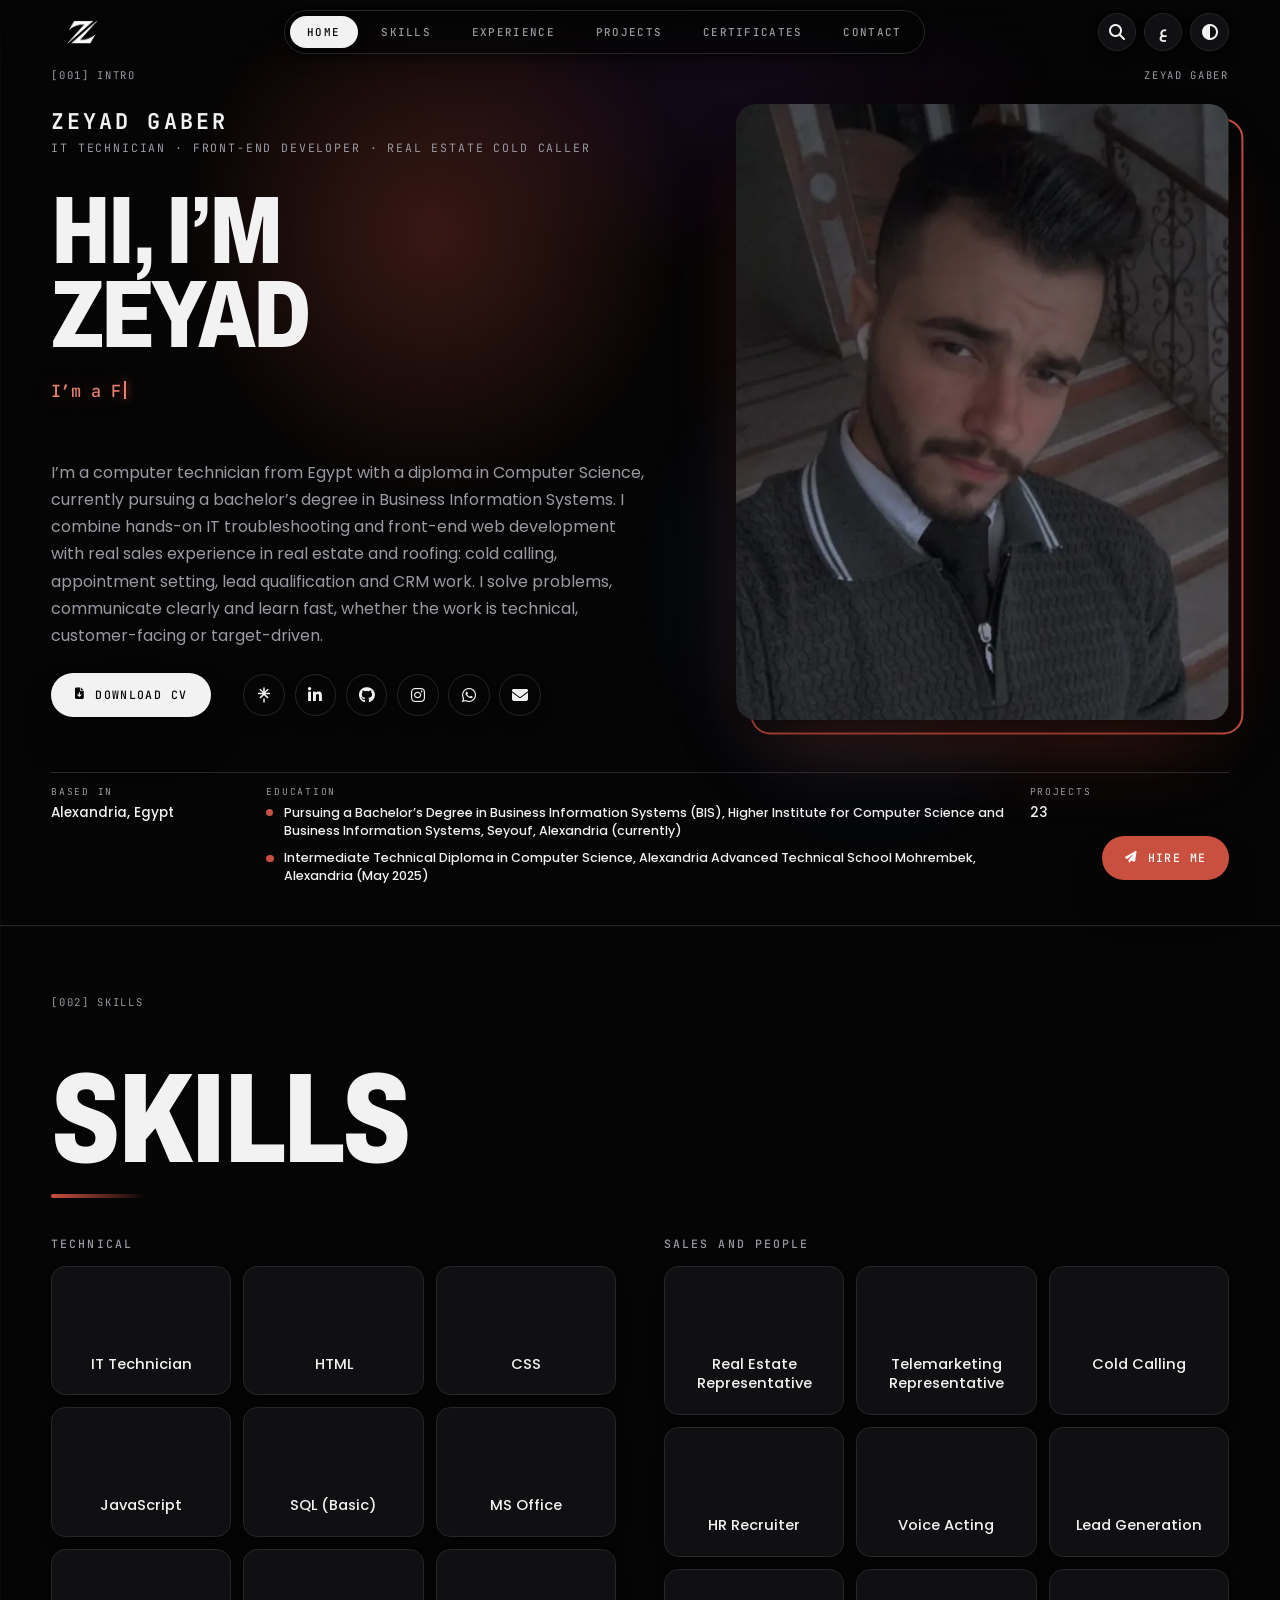
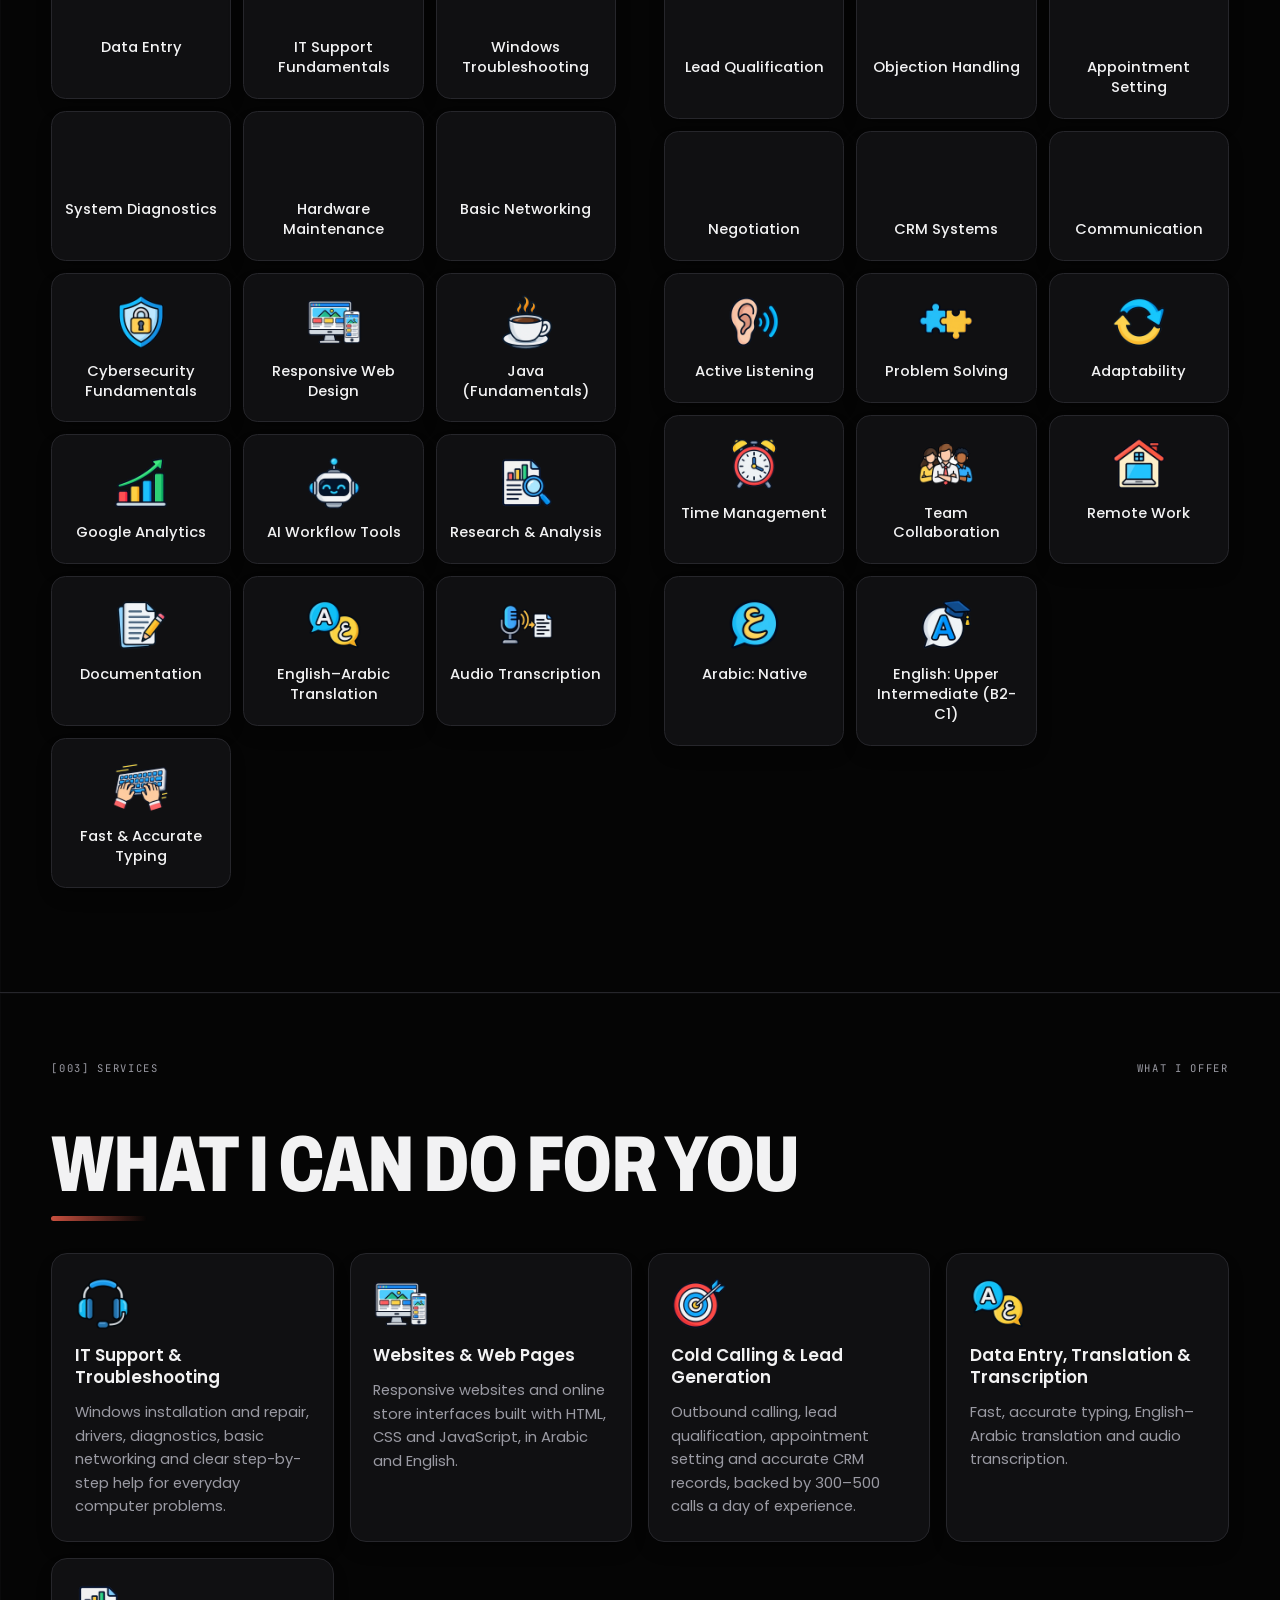
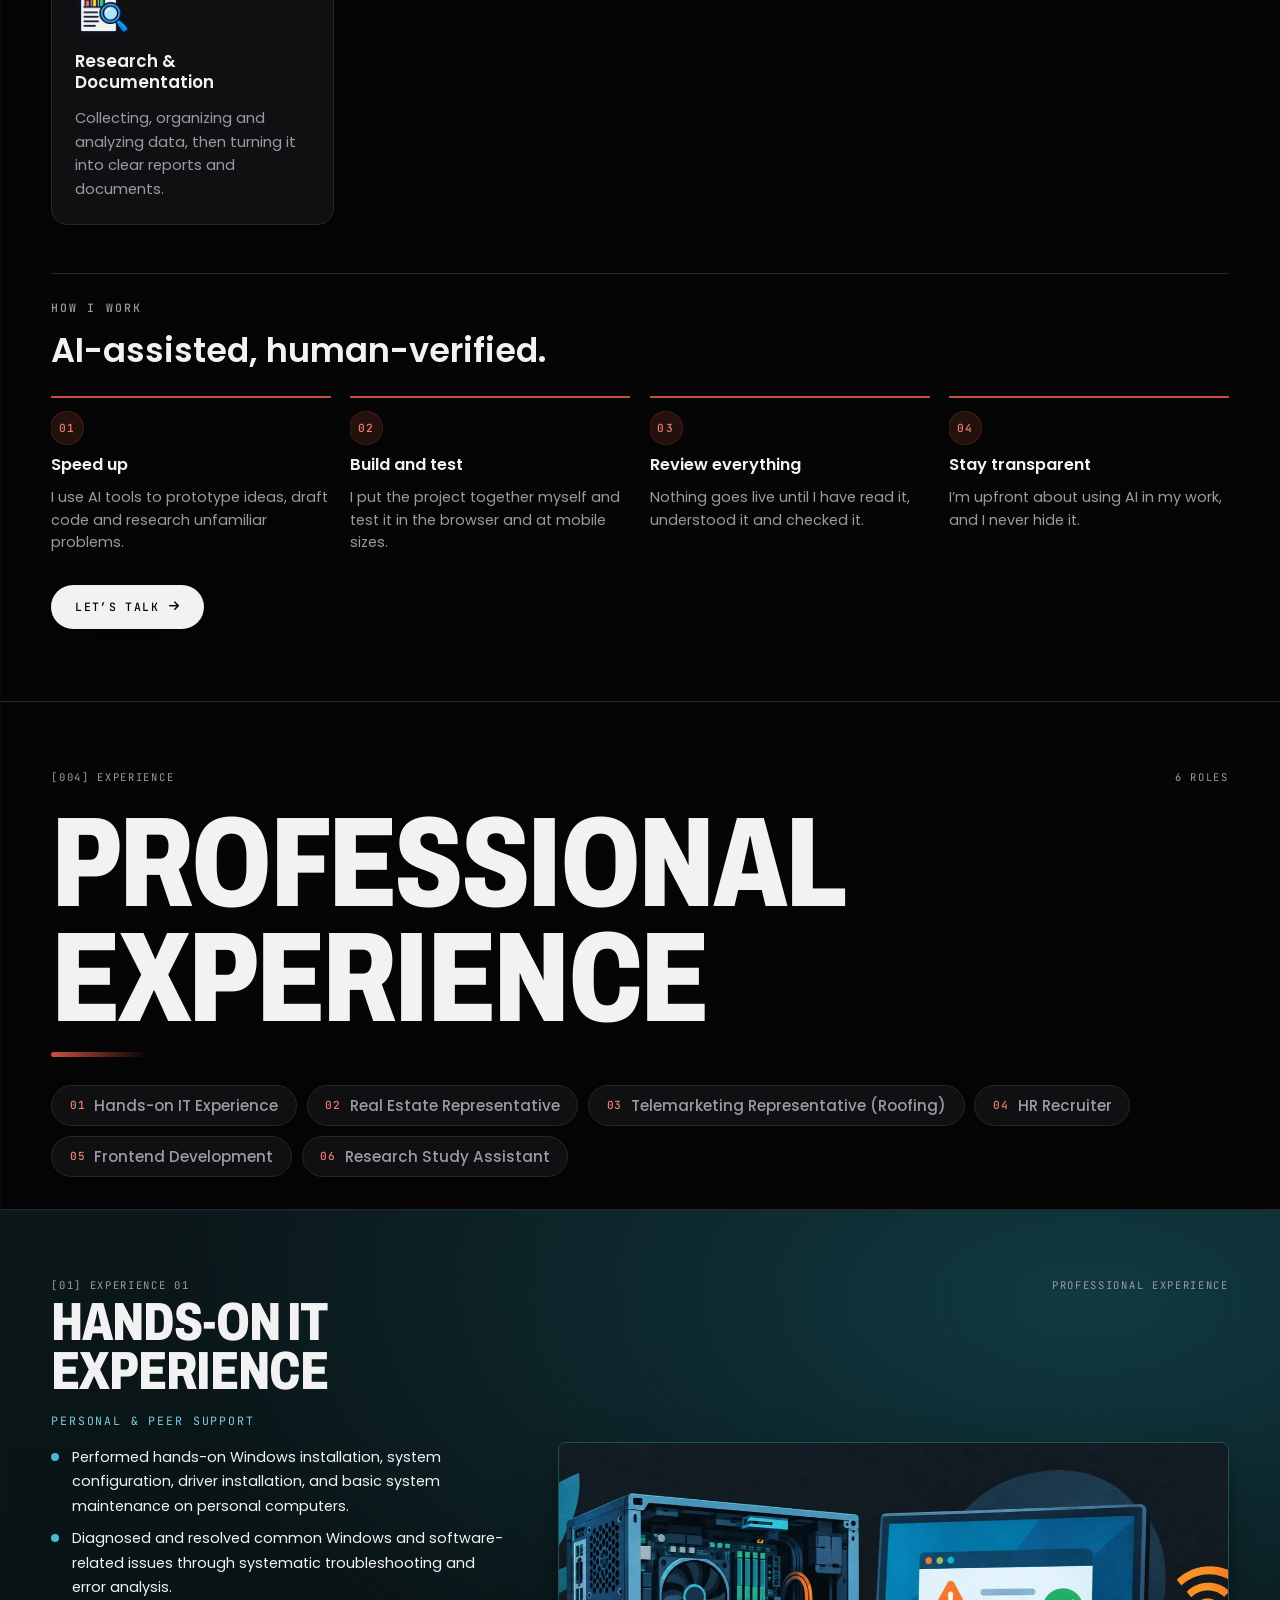
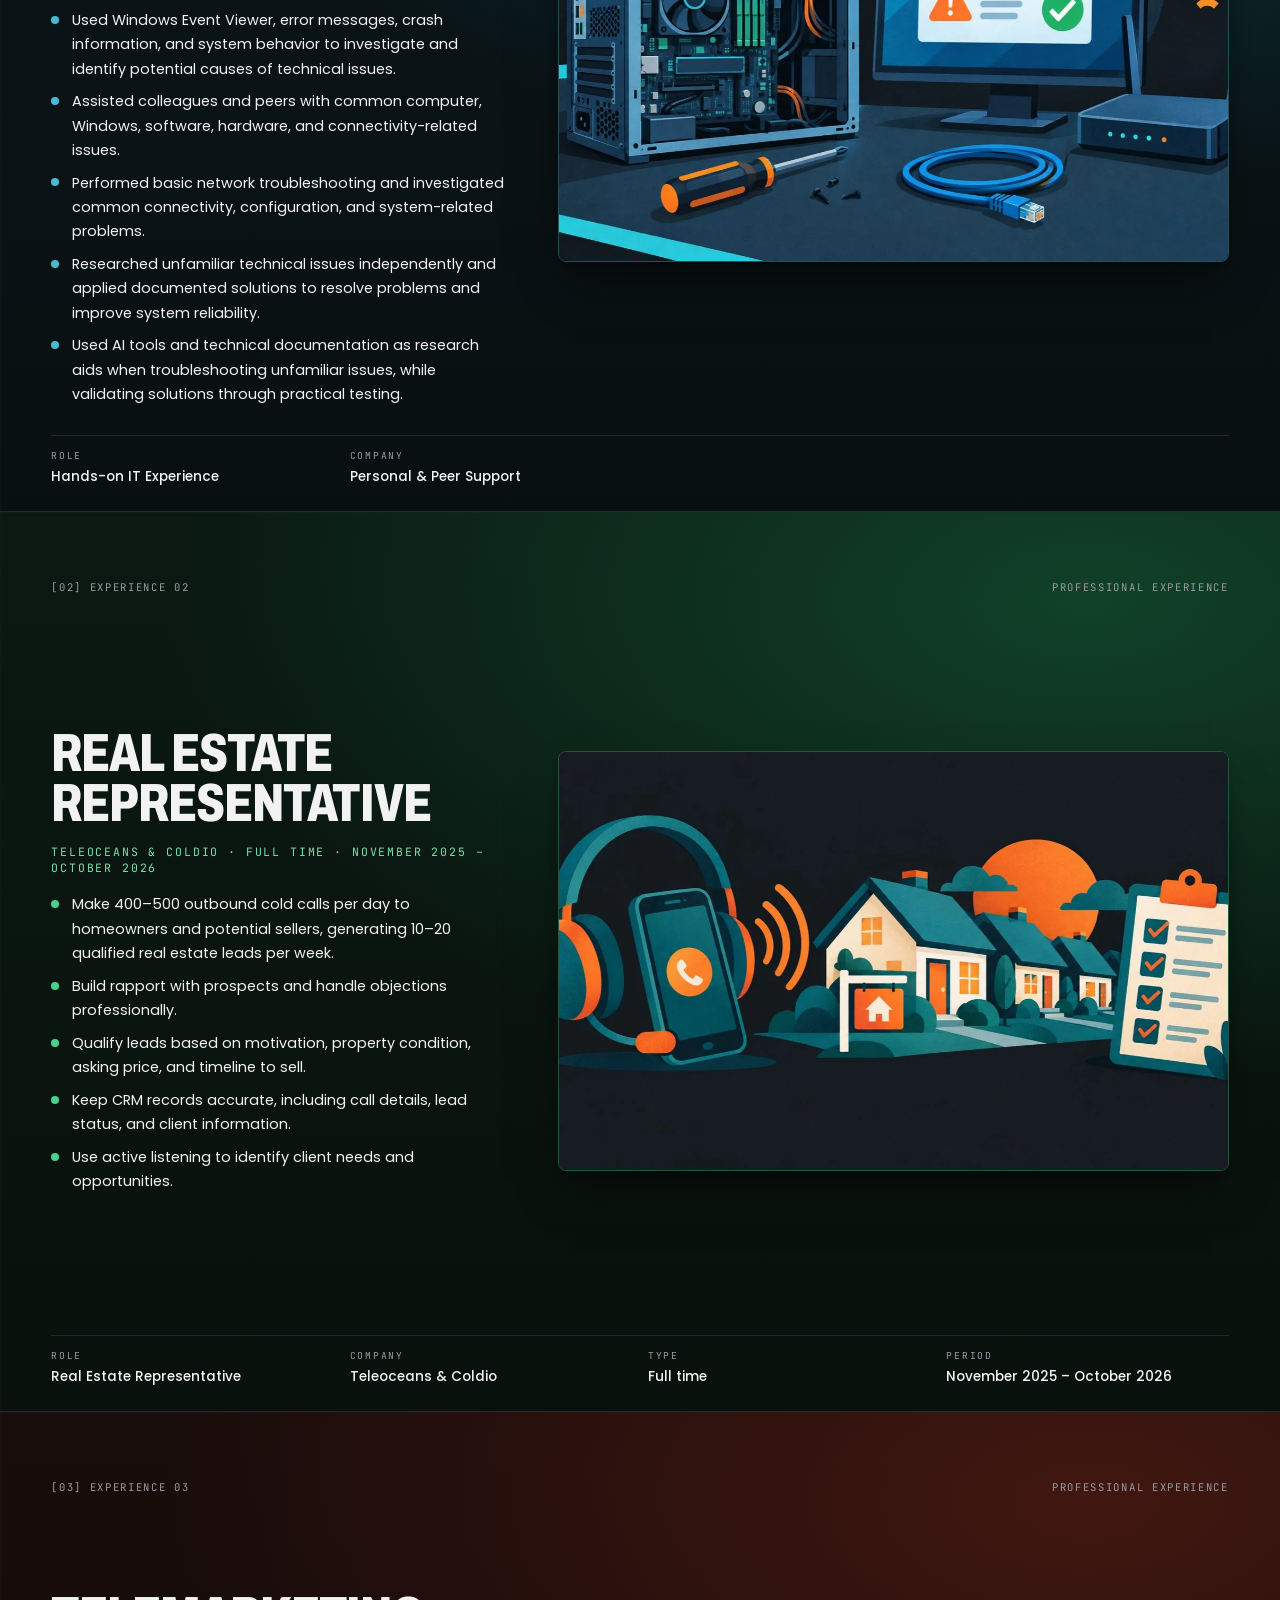
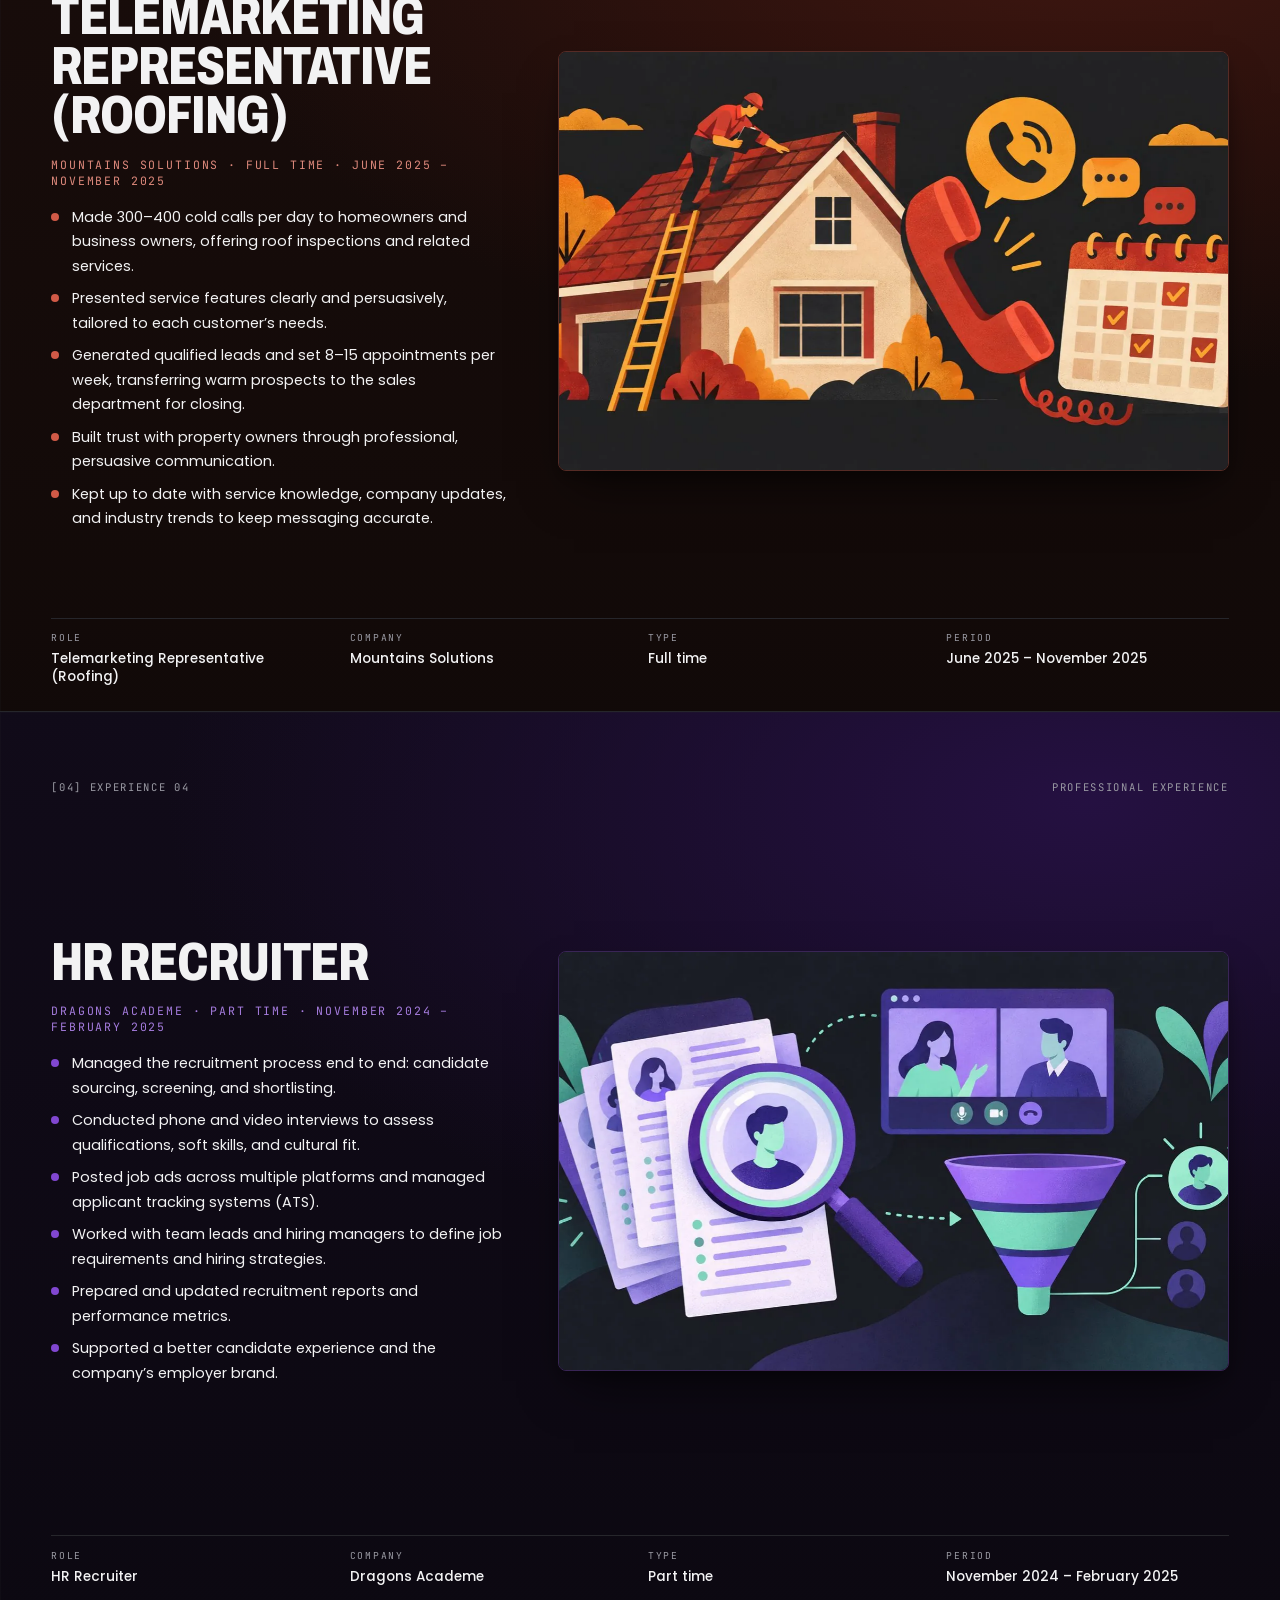
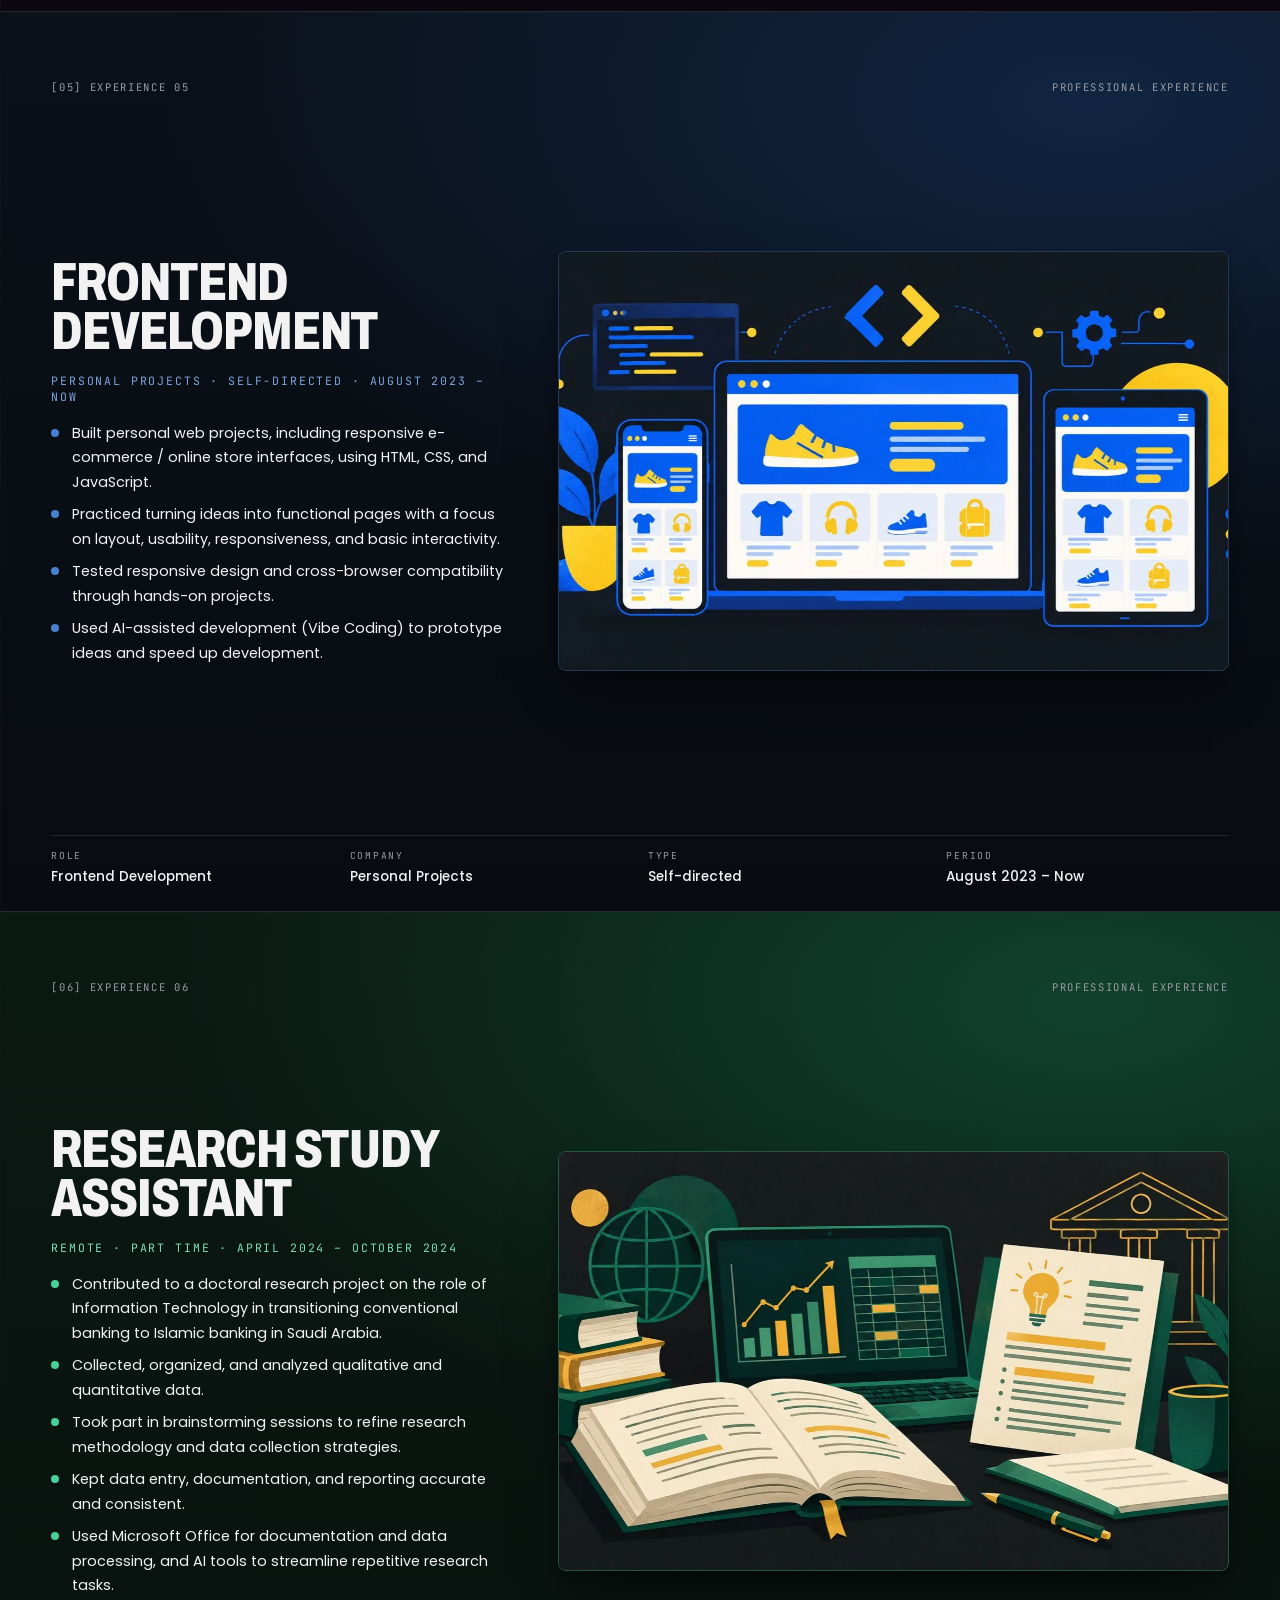
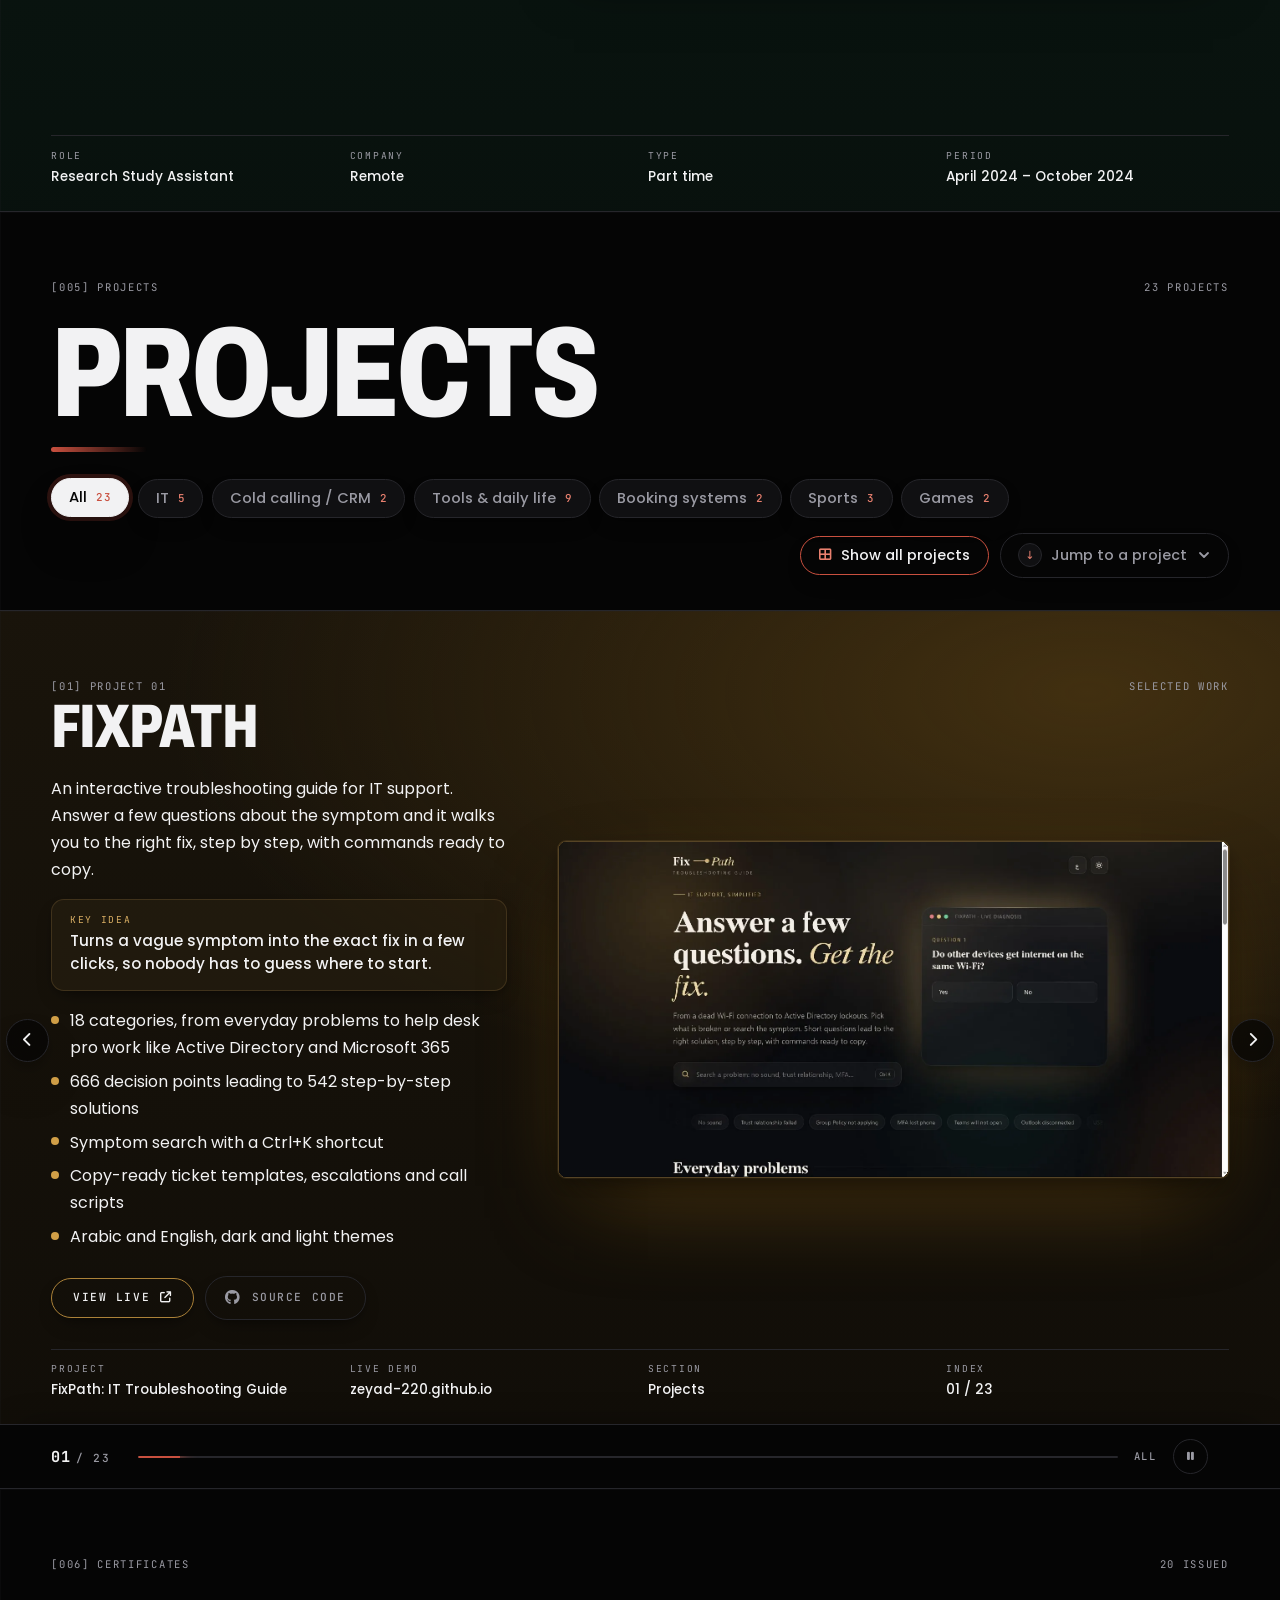
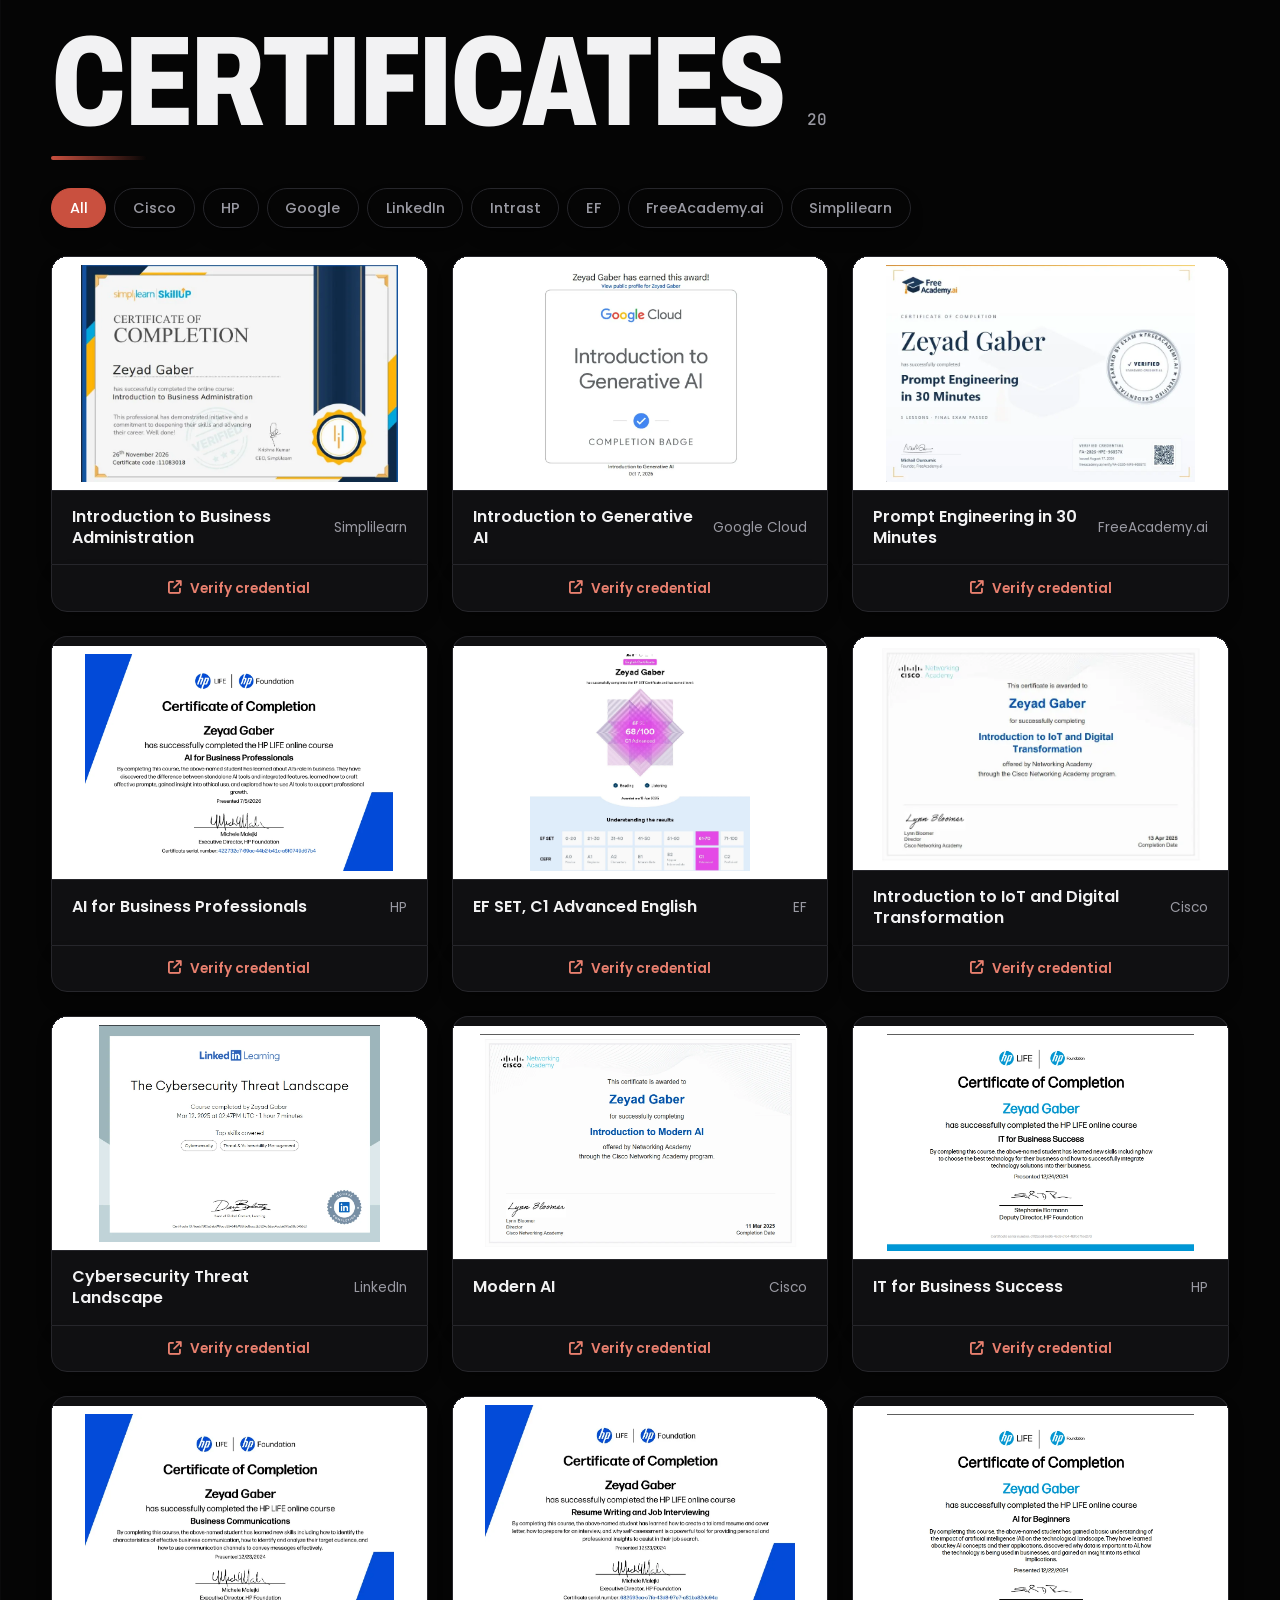
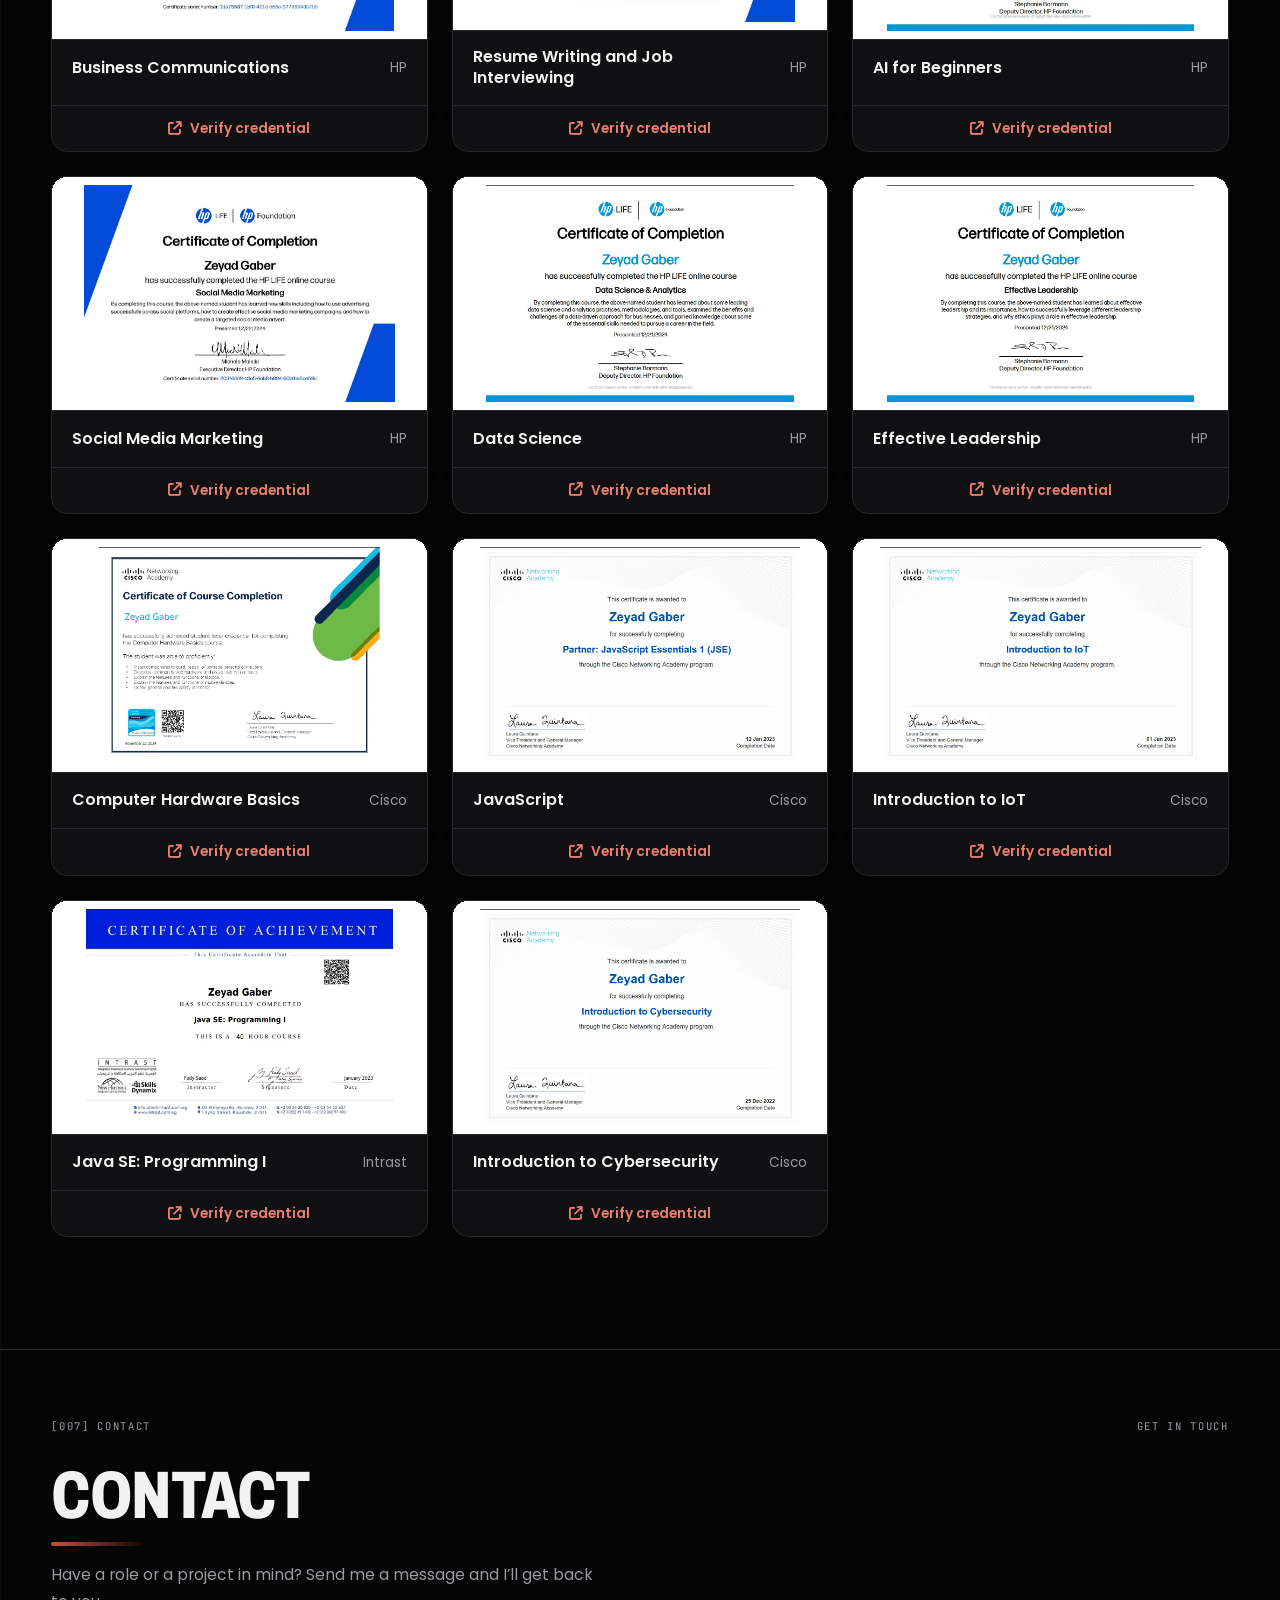
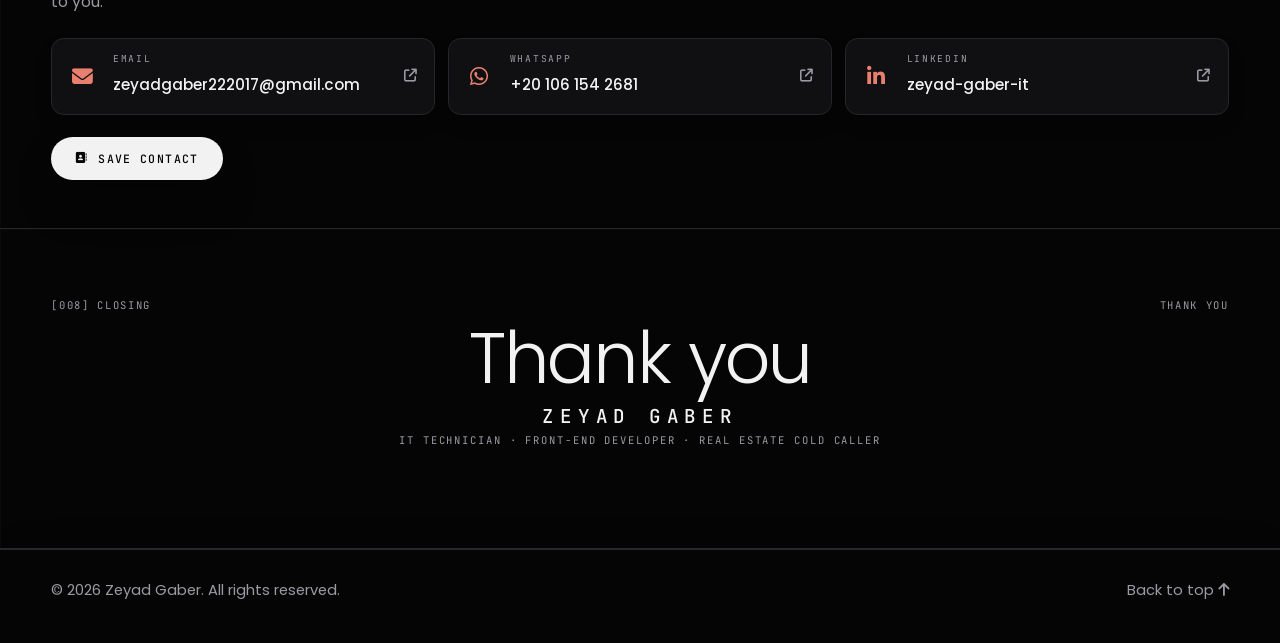
<file: index.html>
<!DOCTYPE html>
<html lang="en" data-theme="dark">
<head>
<meta charset="UTF-8">
<meta name="viewport" content="width=device-width, initial-scale=1.0">
<title>Zeyad Gaber – IT Technician · Front-End Developer · Real Estate Cold Caller</title>
<meta name="description" content="Portfolio of Zeyad Gaber: IT technician, front-end developer and real estate cold caller from Egypt.">
<link rel="canonical" href="https://zeyad-220.github.io/MyPortfolio/">
<meta property="og:type" content="website">
<meta property="og:site_name" content="Zeyad Gaber">
<meta property="og:url" content="https://zeyad-220.github.io/MyPortfolio/">
<meta property="og:title" content="Zeyad Gaber – IT Technician · Front-End Developer · Real Estate Cold Caller">
<meta property="og:description" content="23 live projects, hands-on IT support experience and 20 certificates. Based in Alexandria, Egypt. Open to work.">
<meta property="og:image" content="https://zeyad-220.github.io/MyPortfolio/og-image.jpg?v=37">
<meta property="og:image:secure_url" content="https://zeyad-220.github.io/MyPortfolio/og-image.jpg?v=37">
<meta property="og:image:type" content="image/jpeg">
<meta property="og:locale" content="en_US">
<meta property="og:locale:alternate" content="ar_EG">
<meta property="og:image:width" content="1200">
<meta property="og:image:height" content="630">
<meta property="og:image:alt" content="Zeyad Gaber – IT Technician, Front-End Developer, Real Estate Cold Caller">
<meta name="twitter:card" content="summary_large_image">
<meta name="twitter:title" content="Zeyad Gaber – IT Technician · Front-End Developer · Real Estate Cold Caller">
<meta name="twitter:description" content="23 live projects, hands-on IT support experience and 20 certificates. Based in Alexandria, Egypt.">
<meta name="twitter:image:alt" content="Zeyad Gaber – IT Technician, Front-End Developer, Real Estate Cold Caller">
<meta name="twitter:image" content="https://zeyad-220.github.io/MyPortfolio/og-image.jpg?v=37">
<script type="application/ld+json">
{
 "@context": "https://schema.org",
 "@graph": [
  {
   "@type": "WebSite",
   "@id": "https://zeyad-220.github.io/MyPortfolio/#website",
   "url": "https://zeyad-220.github.io/MyPortfolio/",
   "name": "Zeyad Gaber",
   "inLanguage": [
    "en",
    "ar"
   ],
   "publisher": {
    "@id": "https://zeyad-220.github.io/MyPortfolio/#person"
   }
  },
  {
   "@type": "ProfilePage",
   "@id": "https://zeyad-220.github.io/MyPortfolio/#profile",
   "url": "https://zeyad-220.github.io/MyPortfolio/",
   "name": "Zeyad Gaber – IT Technician · Front-End Developer · Real Estate Cold Caller",
   "isPartOf": {
    "@id": "https://zeyad-220.github.io/MyPortfolio/#website"
   },
   "inLanguage": "en",
   "mainEntity": {
    "@id": "https://zeyad-220.github.io/MyPortfolio/#person"
   }
  },
  {
   "@type": "Person",
   "@id": "https://zeyad-220.github.io/MyPortfolio/#person",
   "name": "Zeyad Gaber",
   "alternateName": "زياد جابر",
   "url": "https://zeyad-220.github.io/MyPortfolio/",
   "image": "https://zeyad-220.github.io/MyPortfolio/profile-dark.webp",
   "jobTitle": [
    "IT Technician",
    "Front-End Web Developer",
    "Real Estate Cold Caller"
   ],
   "description": "IT technician, front-end developer and real estate cold caller from Egypt, with a diploma in Computer Science, currently pursuing a bachelor's degree in Business Information Systems.",
   "address": {
    "@type": "PostalAddress",
    "addressLocality": "Alexandria",
    "addressCountry": "EG"
   },
   "alumniOf": {
    "@type": "EducationalOrganization",
    "name": "Alexandria Advanced Technical School Mohrembek",
    "address": {
     "@type": "PostalAddress",
     "addressLocality": "Alexandria",
     "addressCountry": "EG"
    }
   },
   "knowsAbout": [
    "IT troubleshooting",
    "Windows",
    "HTML",
    "CSS",
    "JavaScript",
    "SQL",
    "Cold calling",
    "CRM",
    "Data entry"
   ],
   "sameAs": [
    "https://www.linkedin.com/in/zeyad-gaber-it/",
    "https://github.com/zeyad-220",
    "https://www.instagram.com/callmezeyad_/",
    "https://linktr.ee/Zeyad220"
   ]
  }
 ]
}
</script>
<link rel="icon" href="dark.png">
<link rel="preconnect" href="https://fonts.googleapis.com">
<link rel="preconnect" href="https://fonts.gstatic.com" crossorigin>
<link href="https://fonts.googleapis.com/css2?family=Archivo:wdth,wght@62..125,400..900&family=Cairo:wght@400;500;600;700;800&family=JetBrains+Mono:wght@400;500&family=Poppins:wght@400;500;600;700&display=swap" rel="stylesheet">
<link rel="stylesheet" href="https://cdnjs.cloudflare.com/ajax/libs/font-awesome/6.5.2/css/all.min.css">
<link rel="stylesheet" href="style.css">
<script>try{var t=localStorage.getItem('theme');if(t)document.documentElement.dataset.theme=t;if(localStorage.getItem('lang')==='ar'){document.documentElement.lang='ar';document.documentElement.dir='rtl';document.write('<script src="lang-ar.js"><\/script>')}}catch(e){}</script>
</head>
<body>
<header class="bar">
  <a href="#home" class="brand" aria-label="Zeyad Gaber, back to top"><img class="logo logo-dark" src="dark.png" alt="" width="532" height="327"><img class="logo logo-light" src="light.png" alt="" width="541" height="322"></a>
  <nav id="nav" aria-label="Main">
    <a href="#home">Home</a>
    <a href="#skills">Skills</a>
    <a href="#experience" data-group="exp">Experience</a>
    <a href="#projects" data-group="project">Projects</a>
    <a href="#certificates">Certificates</a>
    <a href="#contact">Contact</a>
  </nav>
  <div class="tools">
    <button id="search" class="icon-btn" type="button" aria-label="Search the portfolio" aria-haspopup="dialog"><i class="fas fa-magnifying-glass" aria-hidden="true"></i></button>
    <button id="lang" class="icon-btn lang-btn" type="button" aria-label="Switch language to Arabic" lang="ar"><span>ع</span></button>
    <button id="theme" class="icon-btn" type="button" aria-label="Switch between dark and light theme"><i class="fas fa-circle-half-stroke" aria-hidden="true"></i></button>
    <button id="menu" class="icon-btn menu-btn" type="button" aria-label="Open menu" aria-expanded="false" aria-controls="nav"><i class="fas fa-bars" aria-hidden="true"></i></button>
  </div>
</header>
<main>
<section id="home" class="cover">
  <div class="tl"><span>[001] INTRO</span><span>ZEYAD GABER</span></div>
  <div class="intro-grid">
    <div class="cover-name"><strong>ZEYAD GABER</strong><span>IT TECHNICIAN · FRONT-END DEVELOPER · REAL ESTATE COLD CALLER</span></div>
    <figure class="cutout"><img class="p-dark" src="profile-dark.webp" alt="Portrait of Zeyad Gaber" width="880" height="1100"><span class="light-wrap"><img class="p-light-bg" src="profile-light.webp" alt="" aria-hidden="true" width="589" height="940"><img class="p-light" src="profile-light.webp" alt="Portrait of Zeyad Gaber" width="880" height="1100"></span></figure>
    <div class="intro-body">
      <h1>Hi, I’m<br>Zeyad</h1>
      <p class="typing">I’m a <span id="typing">IT Technician</span><span class="caret" aria-hidden="true"></span></p>
      <div class="about-text">
      <p class="bio">I’m a computer technician from Egypt with a diploma in Computer Science, currently pursuing a bachelor’s degree in Business Information Systems. I combine hands-on IT troubleshooting and front-end web development with real sales experience in real estate and roofing: cold calling, appointment setting, lead qualification and CRM work. I solve problems, communicate clearly and learn fast, whether the work is technical, customer-facing or target-driven.</p>
      <div class="actions">
        <a class="btn" href="Images/Zeyad Gaber.pdf" target="_blank" rel="noopener"><i class="fas fa-file-arrow-down" aria-hidden="true"></i> Download CV</a>
        <ul class="social">
        <li><a href="https://linktr.ee/Zeyad220" target="_blank" rel="noopener" aria-label="Linktree"><svg viewBox="0 0 24 24" width="18" height="18" fill="currentColor" aria-hidden="true"><path d="M11 2h2v5.2l3.7-3.7 1.4 1.4L13.6 9H20v2h-6.4l4.5 4.1-1.4 1.4L12 12.2l-4.7 4.3-1.4-1.4L10.4 11H4V9h6.4L5.9 4.9l1.4-1.4L11 7.2zM11 17h2v5h-2z"/></svg></a></li>
        <li><a href="https://www.linkedin.com/in/zeyad-gaber-it/" target="_blank" rel="noopener" aria-label="LinkedIn"><i class="fa-brands fa-linkedin-in" aria-hidden="true"></i></a></li>
        <li><a href="https://github.com/zeyad-220" target="_blank" rel="noopener" aria-label="GitHub"><i class="fa-brands fa-github" aria-hidden="true"></i></a></li>
        <li><a href="https://www.instagram.com/callmezeyad_/" target="_blank" rel="noopener" aria-label="Instagram"><i class="fa-brands fa-instagram" aria-hidden="true"></i></a></li>
        <li><a href="https://wa.me/201061542681" target="_blank" rel="noopener" aria-label="WhatsApp"><i class="fa-brands fa-whatsapp" aria-hidden="true"></i></a></li>
        <li><a href="mailto:zeyadgaber222017@gmail.com" aria-label="Email"><i class="fas fa-envelope" aria-hidden="true"></i></a></li>
      </ul>
      </div>
    </div>
    </div>
  </div>
  <dl class="meta-row"><div><dt>Based in</dt><dd>Alexandria, Egypt</dd></div><div class="edu"><dt>Education</dt><dd><span>Pursuing a Bachelor’s Degree in Business Information Systems (BIS), Higher Institute for Computer Science and Business Information Systems, Seyouf, Alexandria (currently)</span><span>Intermediate Technical Diploma in Computer Science, Alexandria Advanced Technical School Mohrembek, Alexandria (May 2025)</span></dd></div><div><dt>Projects</dt><dd>23</dd></div></dl>
</section>
<section id="skills" class="skills-sec reveal">
  <div class="tl"><span>[002] SKILLS</span></div>
  <h2 class="big">Skills</h2>
  <div class="skill-groups"><div><h3>Technical</h3><ul class="skills"><li><img src="Images/Pics/it.webp" alt="" loading="lazy" width="512" height="512">IT Technician</li><li><img src="Images/Pics/html-icon.webp" alt="" loading="lazy" width="256" height="256">HTML</li><li><img src="Images/Pics/css-icon.webp" alt="" loading="lazy" width="512" height="512">CSS</li><li><img src="Images/Pics/js-icon.webp" alt="" loading="lazy" width="512" height="512">JavaScript</li><li><img src="Images/Pics/sql.webp" alt="" loading="lazy" width="256" height="256">SQL (Basic)</li><li><img src="Images/Pics/MS OFFICE.webp" alt="" loading="lazy" width="256" height="256">MS Office</li><li><img src="Images/Pics/Data-entry.webp" alt="" loading="lazy" width="256" height="256">Data Entry</li><li><img src="Images/Pics/gen/it-support.webp" alt="" loading="lazy" width="256" height="256">IT Support Fundamentals</li><li><img src="Images/Pics/gen/windows.webp" alt="" loading="lazy" width="256" height="256">Windows Troubleshooting</li><li><img src="Images/Pics/gen/diagnostics.webp" alt="" loading="lazy" width="256" height="256">System Diagnostics</li><li><img src="Images/Pics/gen/hardware.webp" alt="" loading="lazy" width="256" height="256">Hardware Maintenance</li><li><img src="Images/Pics/gen/networking.webp" alt="" loading="lazy" width="256" height="256">Basic Networking</li><li><img src="Images/Pics/gen/cyber.webp" alt="" loading="lazy" width="256" height="256">Cybersecurity Fundamentals</li><li><img src="Images/Pics/gen/responsive.webp" alt="" loading="lazy" width="256" height="256">Responsive Web Design</li><li><img src="Images/Pics/gen/java.webp" alt="" loading="lazy" width="256" height="256">Java (Fundamentals)</li><li><img src="Images/Pics/gen/analytics.webp" alt="" loading="lazy" width="256" height="256">Google Analytics</li><li><img src="Images/Pics/gen/ai.webp" alt="" loading="lazy" width="256" height="256">AI Workflow Tools</li><li><img src="Images/Pics/gen/research.webp" alt="" loading="lazy" width="256" height="256">Research &amp; Analysis</li><li><img src="Images/Pics/gen/docs.webp" alt="" loading="lazy" width="256" height="256">Documentation</li><li><img src="Images/Pics/gen/translation.webp" alt="" loading="lazy" width="256" height="256">English–Arabic Translation</li><li><img src="Images/Pics/gen/transcription.webp" alt="" loading="lazy" width="256" height="256">Audio Transcription</li><li><img src="Images/Pics/gen/typing.webp" alt="" loading="lazy" width="256" height="256">Fast &amp; Accurate Typing</li></ul></div><div><h3>Sales and people</h3><ul class="skills"><li><img src="Images/Pics/real-estate-cold-caller.webp" alt="" loading="lazy" width="512" height="512">Real Estate Representative</li><li><img src="Images/Pics/tele.webp" alt="" loading="lazy" width="128" height="128">Telemarketing Representative</li><li><img src="Images/Pics/cold.webp" alt="" loading="lazy" width="512" height="512">Cold Calling</li><li><img src="Images/Pics/hr.webp" alt="" loading="lazy" width="512" height="512">HR Recruiter</li><li><img src="Images/Pics/voice.webp" alt="" loading="lazy" width="512" height="512">Voice Acting</li><li><img src="Images/Pics/gen/target.webp" alt="" loading="lazy" width="256" height="256">Lead Generation</li><li><img src="Images/Pics/gen/funnel.webp" alt="" loading="lazy" width="256" height="256">Lead Qualification</li><li><img src="Images/Pics/gen/objection.webp" alt="" loading="lazy" width="256" height="256">Objection Handling</li><li><img src="Images/Pics/gen/calendar.webp" alt="" loading="lazy" width="256" height="256">Appointment Setting</li><li><img src="Images/Pics/gen/handshake.webp" alt="" loading="lazy" width="256" height="256">Negotiation</li><li><img src="Images/Pics/gen/crm.webp" alt="" loading="lazy" width="256" height="256">CRM Systems</li><li><img src="Images/Pics/gen/communication.webp" alt="" loading="lazy" width="256" height="256">Communication</li><li><img src="Images/Pics/gen/listening.webp" alt="" loading="lazy" width="256" height="256">Active Listening</li><li><img src="Images/Pics/gen/puzzle.webp" alt="" loading="lazy" width="256" height="256">Problem Solving</li><li><img src="Images/Pics/gen/adapt.webp" alt="" loading="lazy" width="256" height="256">Adaptability</li><li><img src="Images/Pics/gen/time.webp" alt="" loading="lazy" width="256" height="256">Time Management</li><li><img src="Images/Pics/gen/team.webp" alt="" loading="lazy" width="256" height="256">Team Collaboration</li><li><img src="Images/Pics/gen/remote.webp" alt="" loading="lazy" width="256" height="256">Remote Work</li><li><img src="Images/Pics/gen/arabic.webp" alt="" loading="lazy" width="256" height="256">Arabic: Native</li><li><img src="Images/Pics/gen/english.webp" alt="" loading="lazy" width="256" height="256">English: Upper Intermediate (B2-C1)</li></ul></div></div>
</section>
<section id="services" class="services-sec reveal">
  <div class="tl"><span>[003] SERVICES</span><span>WHAT I OFFER</span></div>
  <h2 class="big">What I can do for you</h2>
  <ul class="svc-grid">
    <li><img src="Images/Pics/gen/it-support.webp" alt="" loading="lazy" width="256" height="256"><h3>IT Support &amp; Troubleshooting</h3><p>Windows installation and repair, drivers, diagnostics, basic networking and clear step-by-step help for everyday computer problems.</p></li>
    <li><img src="Images/Pics/gen/responsive.webp" alt="" loading="lazy" width="256" height="256"><h3>Websites &amp; Web Pages</h3><p>Responsive websites and online store interfaces built with HTML, CSS and JavaScript, in Arabic and English.</p></li>
    <li><img src="Images/Pics/gen/target.webp" alt="" loading="lazy" width="256" height="256"><h3>Cold Calling &amp; Lead Generation</h3><p>Outbound calling, lead qualification, appointment setting and accurate CRM records, backed by 300–500 calls a day of experience.</p></li>
    <li><img src="Images/Pics/gen/translation.webp" alt="" loading="lazy" width="256" height="256"><h3>Data Entry, Translation &amp; Transcription</h3><p>Fast, accurate typing, English–Arabic translation and audio transcription.</p></li>
    <li><img src="Images/Pics/gen/research.webp" alt="" loading="lazy" width="256" height="256"><h3>Research &amp; Documentation</h3><p>Collecting, organizing and analyzing data, then turning it into clear reports and documents.</p></li>
  </ul>
  <div class="how">
    <h3>How I work</h3>
    <p class="how-lead">AI-assisted, human-verified.</p>
    <ul class="how-steps">
      <li><b>01</b><strong>Speed up</strong><span>I use AI tools to prototype ideas, draft code and research unfamiliar problems.</span></li>
      <li><b>02</b><strong>Build and test</strong><span>I put the project together myself and test it in the browser and at mobile sizes.</span></li>
      <li><b>03</b><strong>Review everything</strong><span>Nothing goes live until I have read it, understood it and checked it.</span></li>
      <li><b>04</b><strong>Stay transparent</strong><span>I’m upfront about using AI in my work, and I never hide it.</span></li>
    </ul>
    <a class="btn svc-cta" href="#contact">Let’s talk <i class="fas fa-arrow-right" aria-hidden="true"></i></a>
  </div>
</section>
<section id="experience" class="exp-intro reveal"><div class="tl"><span>[004] EXPERIENCE</span><span>6 ROLES</span></div><h2 class="big">Professional Experience</h2>  <ul class="jchips">
      <li><a class="jchip" style="--i:0" href="#e01"><b>01</b>Hands-on IT Experience</a></li>
      <li><a class="jchip" style="--i:1" href="#e02"><b>02</b>Real Estate Representative</a></li>
      <li><a class="jchip" style="--i:2" href="#e03"><b>03</b>Telemarketing Representative (Roofing)</a></li>
      <li><a class="jchip" style="--i:3" href="#e04"><b>04</b>HR Recruiter</a></li>
      <li><a class="jchip" style="--i:4" href="#e05"><b>05</b>Frontend Development</a></li>
      <li><a class="jchip" style="--i:5" href="#e06"><b>06</b>Research Study Assistant</a></li>
    </ul>
  <div class="jdrop"><button type="button" class="jbtn" aria-expanded="false"><i class="jarr">&#8595;</i><span>Jump to a role</span><svg class="chev" width="14" height="14" viewBox="0 0 14 14" fill="none" stroke="currentColor" stroke-width="1.8" stroke-linecap="round" stroke-linejoin="round"><path d="M3 5l4 4 4-4"/></svg></button><ul class="jgrid"><li><a class="jtile" style="--i:0" href="#e01"><b>01</b><span>Hands-on IT Experience</span></a></li><li><a class="jtile" style="--i:1" href="#e02"><b>02</b><span>Real Estate Representative</span></a></li><li><a class="jtile" style="--i:2" href="#e03"><b>03</b><span>Telemarketing Representative (Roofing)</span></a></li><li><a class="jtile" style="--i:3" href="#e04"><b>04</b><span>HR Recruiter</span></a></li><li><a class="jtile" style="--i:4" href="#e05"><b>05</b><span>Frontend Development</span></a></li><li><a class="jtile" style="--i:5" href="#e06"><b>06</b><span>Research Study Assistant</span></a></li></ul></div>
</section>
<section class="project exp reveal" id="e01" style="--h:190">
  <div class="tl"><span>[01] EXPERIENCE 01</span><span>PROFESSIONAL EXPERIENCE</span></div>
  <div class="p-grid">
    <div class="p-copy">
      <h2>Hands-on IT Experience</h2>
      <p class="sub">Personal &amp; Peer Support</p>
      <ul class="bul"><li>Performed hands-on Windows installation, system configuration, driver installation, and basic system maintenance on personal computers.</li><li>Diagnosed and resolved common Windows and software-related issues through systematic troubleshooting and error analysis.</li><li>Used Windows Event Viewer, error messages, crash information, and system behavior to investigate and identify potential causes of technical issues.</li><li>Assisted colleagues and peers with common computer, Windows, software, hardware, and connectivity-related issues.</li><li>Performed basic network troubleshooting and investigated common connectivity, configuration, and system-related problems.</li><li>Researched unfamiliar technical issues independently and applied documented solutions to resolve problems and improve system reliability.</li><li>Used AI tools and technical documentation as research aids when troubleshooting unfamiliar issues, while validating solutions through practical testing.</li></ul>
    </div>
    <div class="shot"><img src="Images/Exp/it.webp" alt="Illustration: IT support and troubleshooting" loading="lazy" width="1400" height="788"></div>
  </div>
  <dl class="meta-row"><div><dt>Role</dt><dd>Hands-on IT Experience</dd></div><div><dt>Company</dt><dd>Personal &amp; Peer Support</dd></div></dl>
</section>
<section class="project exp reveal" id="e02" style="--h:150">
  <div class="tl"><span>[02] EXPERIENCE 02</span><span>PROFESSIONAL EXPERIENCE</span></div>
  <div class="p-grid">
    <div class="p-copy">
      <h2>Real Estate Representative</h2>
      <p class="sub">Teleoceans &amp; Coldio · Full time · November 2025 – October 2026</p>
      <ul class="bul"><li>Make 400–500 outbound cold calls per day to homeowners and potential sellers, generating 10–20 qualified real estate leads per week.</li><li>Build rapport with prospects and handle objections professionally.</li><li>Qualify leads based on motivation, property condition, asking price, and timeline to sell.</li><li>Keep CRM records accurate, including call details, lead status, and client information.</li><li>Use active listening to identify client needs and opportunities.</li></ul>
    </div>
    <div class="shot"><img src="Images/Exp/realestate.webp" alt="Illustration: Real estate cold calling and lead generation" loading="lazy" width="1400" height="788"></div>
  </div>
  <dl class="meta-row"><div><dt>Role</dt><dd>Real Estate Representative</dd></div><div><dt>Company</dt><dd>Teleoceans &amp; Coldio</dd></div><div><dt>Type</dt><dd>Full time</dd></div><div><dt>Period</dt><dd>November 2025 – October 2026</dd></div></dl>
</section>
<section class="project exp reveal" id="e03" style="--h:8">
  <div class="tl"><span>[03] EXPERIENCE 03</span><span>PROFESSIONAL EXPERIENCE</span></div>
  <div class="p-grid">
    <div class="p-copy">
      <h2>Telemarketing Representative (Roofing)</h2>
      <p class="sub">Mountains Solutions · Full time · June 2025 – November 2025</p>
      <ul class="bul"><li>Made 300–400 cold calls per day to homeowners and business owners, offering roof inspections and related services.</li><li>Presented service features clearly and persuasively, tailored to each customer’s needs.</li><li>Generated qualified leads and set 8–15 appointments per week, transferring warm prospects to the sales department for closing.</li><li>Built trust with property owners through professional, persuasive communication.</li><li>Kept up to date with service knowledge, company updates, and industry trends to keep messaging accurate.</li></ul>
    </div>
    <div class="shot"><img src="Images/Exp/roofing.webp" alt="Illustration: Roofing telemarketing and appointment setting" loading="lazy" width="1400" height="788"></div>
  </div>
  <dl class="meta-row"><div><dt>Role</dt><dd>Telemarketing Representative (Roofing)</dd></div><div><dt>Company</dt><dd>Mountains Solutions</dd></div><div><dt>Type</dt><dd>Full time</dd></div><div><dt>Period</dt><dd>June 2025 – November 2025</dd></div></dl>
</section>
<section class="project exp reveal" id="e04" style="--h:265">
  <div class="tl"><span>[04] EXPERIENCE 04</span><span>PROFESSIONAL EXPERIENCE</span></div>
  <div class="p-grid">
    <div class="p-copy">
      <h2>HR Recruiter</h2>
      <p class="sub">Dragons Academe · Part time · November 2024 – February 2025</p>
      <ul class="bul"><li>Managed the recruitment process end to end: candidate sourcing, screening, and shortlisting.</li><li>Conducted phone and video interviews to assess qualifications, soft skills, and cultural fit.</li><li>Posted job ads across multiple platforms and managed applicant tracking systems (ATS).</li><li>Worked with team leads and hiring managers to define job requirements and hiring strategies.</li><li>Prepared and updated recruitment reports and performance metrics.</li><li>Supported a better candidate experience and the company’s employer brand.</li></ul>
    </div>
    <div class="shot"><img src="Images/Exp/hr.webp" alt="Illustration: Recruitment" loading="lazy" width="1400" height="787"></div>
  </div>
  <dl class="meta-row"><div><dt>Role</dt><dd>HR Recruiter</dd></div><div><dt>Company</dt><dd>Dragons Academe</dd></div><div><dt>Type</dt><dd>Part time</dd></div><div><dt>Period</dt><dd>November 2024 – February 2025</dd></div></dl>
</section>
<section class="project exp reveal" id="e05" style="--h:215">
  <div class="tl"><span>[05] EXPERIENCE 05</span><span>PROFESSIONAL EXPERIENCE</span></div>
  <div class="p-grid">
    <div class="p-copy">
      <h2>Frontend Development</h2>
      <p class="sub">Personal Projects · Self-directed · August 2023 – Now</p>
      <ul class="bul"><li>Built personal web projects, including responsive e-commerce / online store interfaces, using HTML, CSS, and JavaScript.</li><li>Practiced turning ideas into functional pages with a focus on layout, usability, responsiveness, and basic interactivity.</li><li>Tested responsive design and cross-browser compatibility through hands-on projects.</li><li>Used AI-assisted development (Vibe Coding) to prototype ideas and speed up development.</li></ul>
    </div>
    <div class="shot"><img src="Images/Exp/frontend.webp" alt="Illustration: Front-end web development" loading="lazy" width="1400" height="788"></div>
  </div>
  <dl class="meta-row"><div><dt>Role</dt><dd>Frontend Development</dd></div><div><dt>Company</dt><dd>Personal Projects</dd></div><div><dt>Type</dt><dd>Self-directed</dd></div><div><dt>Period</dt><dd>August 2023 – Now</dd></div></dl>
</section>
<section class="project exp reveal" id="e06" style="--h:155">
  <div class="tl"><span>[06] EXPERIENCE 06</span><span>PROFESSIONAL EXPERIENCE</span></div>
  <div class="p-grid">
    <div class="p-copy">
      <h2>Research Study Assistant</h2>
      <p class="sub">Remote · Part time · April 2024 – October 2024</p>
      <ul class="bul"><li>Contributed to a doctoral research project on the role of Information Technology in transitioning conventional banking to Islamic banking in Saudi Arabia.</li><li>Collected, organized, and analyzed qualitative and quantitative data.</li><li>Took part in brainstorming sessions to refine research methodology and data collection strategies.</li><li>Kept data entry, documentation, and reporting accurate and consistent.</li><li>Used Microsoft Office for documentation and data processing, and AI tools to streamline repetitive research tasks.</li></ul>
    </div>
    <div class="shot"><img src="Images/Exp/research.webp" alt="Illustration: Academic research support" loading="lazy" width="1400" height="788"></div>
  </div>
  <dl class="meta-row"><div><dt>Role</dt><dd>Research Study Assistant</dd></div><div><dt>Company</dt><dd>Remote</dd></div><div><dt>Type</dt><dd>Part time</dd></div><div><dt>Period</dt><dd>April 2024 – October 2024</dd></div></dl>
</section>
<section id="projects" class="exp-intro reveal"><div class="tl"><span>[005] PROJECTS</span><span>23 PROJECTS</span></div><h2 class="big">Projects</h2> <div class="pcontrols">
    <div class="pfilters" role="group" aria-label="Filter projects by category">
      <button class="pfchip" type="button" data-f="all" aria-pressed="true" style="--i:0"><span>All</span><b>23</b></button>
      <button class="pfchip" type="button" data-f="it" aria-pressed="false" style="--i:1"><span>IT</span><b>5</b></button>
      <button class="pfchip" type="button" data-f="crm" aria-pressed="false" style="--i:2"><span>Cold calling / CRM</span><b>2</b></button>
      <button class="pfchip" type="button" data-f="daily" aria-pressed="false" style="--i:3"><span>Tools &amp; daily life</span><b>9</b></button>
      <button class="pfchip" type="button" data-f="booking" aria-pressed="false" style="--i:4"><span>Booking systems</span><b>2</b></button>
      <button class="pfchip" type="button" data-f="sports" aria-pressed="false" style="--i:5"><span>Sports</span><b>3</b></button>
      <button class="pfchip" type="button" data-f="games" aria-pressed="false" style="--i:6"><span>Games</span><b>2</b></button>
    </div>
    <div class="pactions">
      <button class="pview" id="pview" type="button" aria-pressed="false"><i class="fas fa-table-cells-large" aria-hidden="true"></i><span>Show all projects</span></button>
      <div class="jdrop pjump"><button type="button" class="jbtn" aria-expanded="false"><i class="jarr">&#8595;</i><span>Jump to a project</span><svg class="chev" width="14" height="14" viewBox="0 0 14 14" fill="none" stroke="currentColor" stroke-width="1.8" stroke-linecap="round" stroke-linejoin="round"><path d="M3 5l4 4 4-4"/></svg></button><ul class="jgrid"><li><a class="jtile" style="--i:0" href="#p01"><b>01</b><span>FixPath</span></a></li><li><a class="jtile" style="--i:1" href="#p02"><b>02</b><span>Mahfazty</span></a></li><li><a class="jtile" style="--i:2" href="#p03"><b>03</b><span>IT Support Academy</span></a></li><li><a class="jtile" style="--i:3" href="#p04"><b>04</b><span>KeyForge</span></a></li><li><a class="jtile" style="--i:4" href="#p05"><b>05</b><span>Plate</span></a></li><li><a class="jtile" style="--i:5" href="#p06"><b>06</b><span>Boxing From Zero</span></a></li><li><a class="jtile" style="--i:6" href="#p07"><b>07</b><span>Clinicly</span></a></li><li><a class="jtile" style="--i:7" href="#p08"><b>08</b><span>CafeBook</span></a></li><li><a class="jtile" style="--i:8" href="#p09"><b>09</b><span>DeskFlow</span></a></li><li><a class="jtile" style="--i:9" href="#p10"><b>10</b><span>AskIT</span></a></li><li><a class="jtile" style="--i:10" href="#p11"><b>11</b><span>HomeBase</span></a></li><li><a class="jtile" style="--i:11" href="#p12"><b>12</b><span>Deal Desk</span></a></li><li><a class="jtile" style="--i:12" href="#p13"><b>13</b><span>RoofTrack</span></a></li><li><a class="jtile" style="--i:13" href="#p14"><b>14</b><span>Notes Hub</span></a></li><li><a class="jtile" style="--i:14" href="#p15"><b>15</b><span>Bookmarks Vault</span></a></li><li><a class="jtile" style="--i:15" href="#p16"><b>16</b><span>Noor</span></a></li><li><a class="jtile" style="--i:16" href="#p17"><b>17</b><span>NutriTrack</span></a></li><li><a class="jtile" style="--i:17" href="#p18"><b>18</b><span>Flappy Bird</span></a></li><li><a class="jtile" style="--i:18" href="#p19"><b>19</b><span>Advanced Calculator</span></a></li><li><a class="jtile" style="--i:19" href="#p20"><b>20</b><span>Weather App</span></a></li><li><a class="jtile" style="--i:20" href="#p21"><b>21</b><span>Tic Tac Toe</span></a></li><li><a class="jtile" style="--i:21" href="#p22"><b>22</b><span>WebPedia</span></a></li><li><a class="jtile" style="--i:22" href="#p23"><b>23</b><span>Exchange Rate Converter</span></a></li></ul></div>
    </div>
  </div>
</section>
<div class="pslider" id="pslider" role="region" aria-roledescription="carousel" aria-label="Projects">
  <div class="pviewport">
    <div class="ptrack">
<section class="project pslide" id="p01" data-cat="it" style="--h:38">
  <div class="tl"><span>[01] PROJECT 01</span><span>SELECTED WORK</span></div>
  <div class="p-grid">
    <div class="p-copy">
      <h2>FixPath</h2>
      <p class="p-desc">An interactive troubleshooting guide for IT support. Answer a few questions about the symptom and it walks you to the right fix, step by step, with commands ready to copy.</p><p class="p-key"><b>Key idea</b>Turns a vague symptom into the exact fix in a few clicks, so nobody has to guess where to start.</p><ul class="p-feat"><li>18 categories, from everyday problems to help desk pro work like Active Directory and Microsoft 365</li><li>666 decision points leading to 542 step-by-step solutions</li><li>Symptom search with a Ctrl+K shortcut</li><li>Copy-ready ticket templates, escalations and call scripts</li><li>Arabic and English, dark and light themes</li></ul>
      <div class="p-actions"><a class="open" href="https://zeyad-220.github.io/Fix-Path/" target="_blank" rel="noopener">View live <i class="fas fa-arrow-up-right-from-square" aria-hidden="true"></i></a><a class="open gh" href="https://github.com/zeyad-220/Fix-Path" target="_blank" rel="noopener" aria-label="Open the source code on GitHub"><i class="fa-brands fa-github" aria-hidden="true"></i> Source code</a></div>
    </div>
    <a class="shot" href="https://zeyad-220.github.io/Fix-Path/" target="_blank" rel="noopener" aria-label="Open FixPath"><img src="Images/projects/FixPath.webp" alt="FixPath screenshot" loading="lazy" width="1600" height="800"></a>
  </div>
  <dl class="meta-row"><div><dt>Project</dt><dd>FixPath: IT Troubleshooting Guide</dd></div><div><dt>Live demo</dt><dd>zeyad-220.github.io</dd></div><div><dt>Section</dt><dd>Projects</dd></div><div><dt>Index</dt><dd>01 / 23</dd></div></dl>
</section>
<section class="project pslide" id="p02" data-cat="daily" style="--h:205">
  <div class="tl"><span>[02] PROJECT 02</span><span>SELECTED WORK</span></div>
  <div class="p-grid">
    <div class="p-copy">
      <h2>Mahfazty</h2>
      <p class="p-desc">A personal finance app in English and Arabic. Keep a shopping list with prices, tick off monthly bills, and log every expense.</p><p class="p-key"><b>Key idea</b>Replaces scattered notes with one place that shows where your money goes each month.</p><ul class="p-feat"><li>To Buy list with priorities (ASAP, Needed, Style) and a running total</li><li>Monthly Bills that reset automatically each month</li><li>Spending log with category breakdown and last 14 days chart</li><li>Editable sections, priorities and categories, with backup export</li><li>Arabic and English, dark and light themes</li></ul>
      <div class="p-actions"><a class="open" href="https://zeyad-220.github.io/Budget-Bills-SpendingTracker/" target="_blank" rel="noopener">View live <i class="fas fa-arrow-up-right-from-square" aria-hidden="true"></i></a><a class="open gh" href="https://github.com/zeyad-220/Budget-Bills-SpendingTracker" target="_blank" rel="noopener" aria-label="Open the source code on GitHub"><i class="fa-brands fa-github" aria-hidden="true"></i> Source code</a></div>
    </div>
    <a class="shot" href="https://zeyad-220.github.io/Budget-Bills-SpendingTracker/" target="_blank" rel="noopener" aria-label="Open Mahfazty"><img src="Images/projects/Mahfazty-Budget.webp" alt="Mahfazty screenshot" loading="lazy" width="1920" height="855"></a>
  </div>
  <dl class="meta-row"><div><dt>Project</dt><dd>Mahfazty: Budget, Bills &amp; Spending</dd></div><div><dt>Live demo</dt><dd>zeyad-220.github.io</dd></div><div><dt>Section</dt><dd>Projects</dd></div><div><dt>Index</dt><dd>02 / 23</dd></div></dl>
</section>
<section class="project pslide" id="p03" data-cat="it" style="--h:215">
  <div class="tl"><span>[03] PROJECT 03</span><span>SELECTED WORK</span></div>
  <div class="p-grid">
    <div class="p-copy">
      <h2>IT Support Academy</h2>
      <p class="p-desc">A training app for help desk work, built as missions and labs. Learn by fixing broken PCs, Windows problems and network faults instead of only reading.</p><p class="p-key"><b>Key idea</b>Lets beginners practice real help desk situations in safe simulators instead of only reading theory.</p><ul class="p-feat"><li>Story campaign, Fix the PC, Windows Rescue, Network Detective and Help Desk tickets</li><li>Labs: Network Commands, Terminal Lab and Hardware Lab</li><li>Simulators: Windows Desktop, Office, PC Builder and Network Puzzle</li><li>Courses, flashcards, quizzes and an Interview Arena</li><li>XP levels, streaks, skill radar, and JSON progress export</li></ul>
      <div class="p-actions"><a class="open" href="https://zeyad-220.github.io/IT-Learning/" target="_blank" rel="noopener">View live <i class="fas fa-arrow-up-right-from-square" aria-hidden="true"></i></a><a class="open gh" href="https://github.com/zeyad-220/IT-Learning" target="_blank" rel="noopener" aria-label="Open the source code on GitHub"><i class="fa-brands fa-github" aria-hidden="true"></i> Source code</a></div>
    </div>
    <a class="shot" href="https://zeyad-220.github.io/IT-Learning/" target="_blank" rel="noopener" aria-label="Open IT Support Academy"><img src="Images/projects/IT-Support-Academy.webp" alt="IT Support Academy screenshot" loading="lazy" width="1920" height="855"></a>
  </div>
  <dl class="meta-row"><div><dt>Project</dt><dd>IT Support Academy</dd></div><div><dt>Live demo</dt><dd>zeyad-220.github.io</dd></div><div><dt>Section</dt><dd>Projects</dd></div><div><dt>Index</dt><dd>03 / 23</dd></div></dl>
</section>
<section class="project pslide" id="p04" data-cat="it" style="--h:152">
  <div class="tl"><span>[04] PROJECT 04</span><span>SELECTED WORK</span></div>
  <div class="p-grid">
    <div class="p-copy">
      <h2>KeyForge</h2>
      <p class="p-desc">A password generator and locker that runs fully in the browser. Strong passwords, passphrases and PINs with an honest strength meter, and nothing ever uploaded.</p><p class="p-key"><b>Key idea</b>Generates and stores strong passwords entirely in your browser, so nothing is ever uploaded.</p><ul class="p-feat"><li>Four modes: password, passphrase, pronounceable and PIN</li><li>Entropy score with a time-to-crack estimate and a plain-English reason</li><li>Rules for look-alikes, repeats, sequences and custom character sets</li><li>Bulk generate with copy all, plus a local locker with AES-256-GCM encryption and JSON export</li><li>Private by design: Web Crypto API, no server and no account; Arabic and English</li></ul>
      <div class="p-actions"><a class="open" href="https://zeyad-220.github.io/Key-Forge/" target="_blank" rel="noopener">View live <i class="fas fa-arrow-up-right-from-square" aria-hidden="true"></i></a><a class="open gh" href="https://github.com/zeyad-220/Key-Forge" target="_blank" rel="noopener" aria-label="Open the source code on GitHub"><i class="fa-brands fa-github" aria-hidden="true"></i> Source code</a></div>
    </div>
    <a class="shot" href="https://zeyad-220.github.io/Key-Forge/" target="_blank" rel="noopener" aria-label="Open KeyForge"><img src="Images/projects/KeyForge.webp" alt="KeyForge screenshot" loading="lazy" width="1600" height="800"></a>
  </div>
  <dl class="meta-row"><div><dt>Project</dt><dd>KeyForge: Password Generator &amp; Locker</dd></div><div><dt>Live demo</dt><dd>zeyad-220.github.io</dd></div><div><dt>Section</dt><dd>Projects</dd></div><div><dt>Index</dt><dd>04 / 23</dd></div></dl>
</section>
<section class="project pslide" id="p05" data-cat="sports" style="--h:12">
  <div class="tl"><span>[05] PROJECT 05</span><span>SELECTED WORK</span></div>
  <div class="p-grid">
    <div class="p-copy">
      <h2>Plate</h2>
      <p class="p-desc">A workout and nutrition tracker in Arabic with an English switch. One place for the day's training, meals and weekly plan.</p><p class="p-key"><b>Key idea</b>Puts training, meals and the weekly plan in one daily dashboard instead of several apps.</p><ul class="p-feat"><li>Dashboard with calories, protein and workout volume</li><li>Workout of the day with Push, Pull, Legs and other splits</li><li>Weekly planner and your own exercise library</li><li>Meal logging against calorie and macro targets</li><li>Profile and JSON backup, saved on your device</li></ul>
      <div class="p-actions"><a class="open" href="https://zeyad-220.github.io/Plate/" target="_blank" rel="noopener">View live <i class="fas fa-arrow-up-right-from-square" aria-hidden="true"></i></a><a class="open gh" href="https://github.com/zeyad-220/Plate" target="_blank" rel="noopener" aria-label="Open the source code on GitHub"><i class="fa-brands fa-github" aria-hidden="true"></i> Source code</a></div>
    </div>
    <a class="shot" href="https://zeyad-220.github.io/Plate/" target="_blank" rel="noopener" aria-label="Open Plate"><img src="Images/projects/Plate.webp" alt="Plate screenshot" loading="lazy" width="1600" height="715"></a>
  </div>
  <dl class="meta-row"><div><dt>Project</dt><dd>Plate: Workout &amp; Nutrition</dd></div><div><dt>Live demo</dt><dd>zeyad-220.github.io</dd></div><div><dt>Section</dt><dd>Projects</dd></div><div><dt>Index</dt><dd>05 / 23</dd></div></dl>
</section>
<section class="project pslide" id="p06" data-cat="sports" style="--h:350">
  <div class="tl"><span>[06] PROJECT 06</span><span>SELECTED WORK</span></div>
  <div class="p-grid">
    <div class="p-copy">
      <h2>Boxing From Zero</h2>
      <p class="p-desc">An Arabic learning guide for beginner boxing at home, from wrapping your hands to full combos on the heavy bag.</p><p class="p-key"><b>Key idea</b>Gives complete beginners a clear step-by-step path to learn boxing at home.</p><ul class="p-feat"><li>Guided path: hand wraps, stance, warm-up, punches, defense, combos</li><li>80 exercises, 22 combos and 176 explainer videos</li><li>12-week plan, round timer, training log and checklist</li><li>Recovery section and a glossary</li><li>Arabic and English, dark and light</li></ul>
      <div class="p-actions"><a class="open" href="https://zeyad-220.github.io/BOXING-01/" target="_blank" rel="noopener">View live <i class="fas fa-arrow-up-right-from-square" aria-hidden="true"></i></a><a class="open gh" href="https://github.com/zeyad-220/BOXING-01" target="_blank" rel="noopener" aria-label="Open the source code on GitHub"><i class="fa-brands fa-github" aria-hidden="true"></i> Source code</a></div>
    </div>
    <a class="shot" href="https://zeyad-220.github.io/BOXING-01/" target="_blank" rel="noopener" aria-label="Open Boxing From Zero"><img src="Images/projects/Boxing-From-Zero.webp" alt="Boxing From Zero screenshot" loading="lazy" width="1600" height="719"></a>
  </div>
  <dl class="meta-row"><div><dt>Project</dt><dd>Boxing From Zero<span class="ar-only"> (بوكسينج من الصفر)</span></dd></div><div><dt>Live demo</dt><dd>zeyad-220.github.io</dd></div><div><dt>Section</dt><dd>Projects</dd></div><div><dt>Index</dt><dd>06 / 23</dd></div></dl>
</section>
<section class="project pslide" id="p07" data-cat="booking" style="--h:175">
  <div class="tl"><span>[07] PROJECT 07</span><span>SELECTED WORK</span></div>
  <div class="p-grid">
    <div class="p-copy">
      <h2>Clinicly</h2>
      <p class="p-desc">A booking management system for a clinic receptionist or booking manager, in Arabic and English. Staff book patients in five steps and manage every appointment from one dashboard.</p><p class="p-key"><b>Key idea</b>Gives the receptionist one dashboard to book patients in five steps and see every appointment.</p><ul class="p-feat"><li>Book a patient by specialty, doctor, visit type, day and time slot</li><li>Set prices and visit durations per service</li><li>Dashboard with all bookings, a 7-day chart and search</li><li>Manage services, team, colors, clients and data</li><li>Export bookings to CSV</li></ul>
      <div class="p-actions"><a class="open" href="https://zeyad-220.github.io/Clinicly/" target="_blank" rel="noopener">View live <i class="fas fa-arrow-up-right-from-square" aria-hidden="true"></i></a><a class="open gh" href="https://github.com/zeyad-220/Clinicly" target="_blank" rel="noopener" aria-label="Open the source code on GitHub"><i class="fa-brands fa-github" aria-hidden="true"></i> Source code</a></div>
    </div>
    <a class="shot" href="https://zeyad-220.github.io/Clinicly/" target="_blank" rel="noopener" aria-label="Open Clinicly"><img src="Images/projects/Clinicly.webp" alt="Clinicly screenshot" loading="lazy" width="1600" height="715"></a>
  </div>
  <dl class="meta-row"><div><dt>Project</dt><dd>Clinicly<span class="ar-only"> (العيادة)</span></dd></div><div><dt>Live demo</dt><dd>zeyad-220.github.io</dd></div><div><dt>Section</dt><dd>Projects</dd></div><div><dt>Index</dt><dd>07 / 23</dd></div></dl>
</section>
<section class="project pslide" id="p08" data-cat="booking" style="--h:25">
  <div class="tl"><span>[08] PROJECT 08</span><span>SELECTED WORK</span></div>
  <div class="p-grid">
    <div class="p-copy">
      <h2>CafeBook</h2>
      <p class="p-desc">A table booking manager for a cafe, in Arabic and English. The booking manager or server enters each reservation by session, party size and time, and runs every booking from an admin page.</p><p class="p-key"><b>Key idea</b>Gives the booking manager one admin page to take, track and confirm every table booking.</p><ul class="p-feat"><li>Log the session type: regular, work and study, birthday, business meeting</li><li>Record party size and seating area: indoor, terrace or quiet corner</li><li>Day and time slot picker with a calendar for later dates</li><li>Password-protected admin with a 7-day chart and search</li><li>Export bookings to CSV and send a confirmation to the guest</li></ul>
      <div class="p-actions"><a class="open" href="https://zeyad-220.github.io/CafeBook/" target="_blank" rel="noopener">View live <i class="fas fa-arrow-up-right-from-square" aria-hidden="true"></i></a><a class="open gh" href="https://github.com/zeyad-220/CafeBook" target="_blank" rel="noopener" aria-label="Open the source code on GitHub"><i class="fa-brands fa-github" aria-hidden="true"></i> Source code</a></div>
    </div>
    <a class="shot" href="https://zeyad-220.github.io/CafeBook/" target="_blank" rel="noopener" aria-label="Open CafeBook"><img src="Images/projects/CafeBook.webp" alt="CafeBook screenshot" loading="lazy" width="1600" height="715"></a>
  </div>
  <dl class="meta-row"><div><dt>Project</dt><dd>CafeBook<span class="ar-only"> (الكافيه)</span></dd></div><div><dt>Live demo</dt><dd>zeyad-220.github.io</dd></div><div><dt>Section</dt><dd>Projects</dd></div><div><dt>Index</dt><dd>08 / 23</dd></div></dl>
</section>
<section class="project pslide" id="p09" data-cat="it" style="--h:170">
  <div class="tl"><span>[09] PROJECT 09</span><span>SELECTED WORK</span></div>
  <div class="p-grid">
    <div class="p-copy">
      <h2>DeskFlow</h2>
      <p class="p-desc">A full help desk ticket tracker. Dashboard, ticket list, Kanban board, reports, a knowledge base and canned replies in one place.</p><p class="p-key"><b>Key idea</b>Keeps every ticket visible with SLA countdowns, so nothing slips past its deadline unnoticed.</p><ul class="p-feat"><li>Dashboard with live queue stats, SLA breaches and charts by status, priority and category</li><li>Ticket list with search, filters, tags, assignees and SLA countdowns</li><li>Drag-and-drop board to move tickets between statuses</li><li>Reports on resolution time and team workload, with export and print</li><li>152 knowledge articles and 134 canned replies; Arabic and English, dark mode</li></ul>
      <div class="p-actions"><a class="open" href="https://zeyad-220.github.io/DeskFlow/" target="_blank" rel="noopener">View live <i class="fas fa-arrow-up-right-from-square" aria-hidden="true"></i></a><a class="open gh" href="https://github.com/zeyad-220/DeskFlow" target="_blank" rel="noopener" aria-label="Open the source code on GitHub"><i class="fa-brands fa-github" aria-hidden="true"></i> Source code</a></div>
    </div>
    <a class="shot" href="https://zeyad-220.github.io/DeskFlow/" target="_blank" rel="noopener" aria-label="Open DeskFlow"><img src="Images/projects/DeskFlow.webp" alt="DeskFlow screenshot" loading="lazy" width="1600" height="800"></a>
  </div>
  <dl class="meta-row"><div><dt>Project</dt><dd>DeskFlow: Help Desk Ticket Tracker</dd></div><div><dt>Live demo</dt><dd>zeyad-220.github.io</dd></div><div><dt>Section</dt><dd>Projects</dd></div><div><dt>Index</dt><dd>09 / 23</dd></div></dl>
</section>
<section class="project pslide" id="p10" data-cat="it" style="--h:158">
  <div class="tl"><span>[10] PROJECT 10</span><span>SELECTED WORK</span></div>
  <div class="p-grid">
    <div class="p-copy">
      <h2>AskIT</h2>
      <p class="p-desc">An IT support portal for employees. Report a problem in a minute and get a ticket number, a clear response time and quick fixes to try while you wait.</p><p class="p-key"><b>Key idea</b>Lets employees report a problem in a minute and try quick fixes while they wait for IT.</p><ul class="p-feat"><li>Three-step ticket form with categories, urgency levels and drag-and-drop attachments</li><li>Quick fixes and help articles that update as you type</li><li>My tickets with filters, search and a status timeline for every ticket</li><li>Help center with how-to articles, and notifications as tickets move</li><li>Arabic and English with full RTL, dark and light themes</li></ul>
      <div class="p-actions"><a class="open" href="https://zeyad-220.github.io/ASK-IT/" target="_blank" rel="noopener">View live <i class="fas fa-arrow-up-right-from-square" aria-hidden="true"></i></a><a class="open gh" href="https://github.com/zeyad-220/ASK-IT" target="_blank" rel="noopener" aria-label="Open the source code on GitHub"><i class="fa-brands fa-github" aria-hidden="true"></i> Source code</a></div>
    </div>
    <a class="shot" href="https://zeyad-220.github.io/ASK-IT/" target="_blank" rel="noopener" aria-label="Open AskIT"><img src="Images/projects/AskIT.webp" alt="AskIT screenshot" loading="lazy" width="1600" height="800"></a>
  </div>
  <dl class="meta-row"><div><dt>Project</dt><dd>AskIT: IT Support Portal</dd></div><div><dt>Live demo</dt><dd>zeyad-220.github.io</dd></div><div><dt>Section</dt><dd>Projects</dd></div><div><dt>Index</dt><dd>10 / 23</dd></div></dl>
</section>
<section class="project pslide" id="p11" data-cat="daily" style="--h:190">
  <div class="tl"><span>[11] PROJECT 11</span><span>SELECTED WORK</span></div>
  <div class="p-grid">
    <div class="p-copy">
      <h2>HomeBase</h2>
      <p class="p-desc">A personal start page that gathers the day in one place. The layout is made of widgets you can add, move and hide.</p><p class="p-key"><b>Key idea</b>Brings the day’s priorities, focus timer and quick notes into one customizable start page.</p><ul class="p-feat"><li>Today priorities, daily checklist and quick capture inbox</li><li>Focus timer with stopwatch and countdown</li><li>Quick access links to your own tools</li><li>Progress tracking and a weekly review</li><li>Mind &amp; Calm breathing exercises and brain-training games</li></ul>
      <div class="p-actions"><a class="open" href="https://zeyad-220.github.io/HOMEBASE/" target="_blank" rel="noopener">View live <i class="fas fa-arrow-up-right-from-square" aria-hidden="true"></i></a><a class="open gh" href="https://github.com/zeyad-220/HOMEBASE" target="_blank" rel="noopener" aria-label="Open the source code on GitHub"><i class="fa-brands fa-github" aria-hidden="true"></i> Source code</a></div>
    </div>
    <a class="shot" href="https://zeyad-220.github.io/HOMEBASE/" target="_blank" rel="noopener" aria-label="Open HomeBase"><img src="Images/projects/Homebase.webp" alt="HomeBase screenshot" loading="lazy" width="1920" height="855"></a>
  </div>
  <dl class="meta-row"><div><dt>Project</dt><dd>HOMEBASE</dd></div><div><dt>Live demo</dt><dd>zeyad-220.github.io</dd></div><div><dt>Section</dt><dd>Projects</dd></div><div><dt>Index</dt><dd>11 / 23</dd></div></dl>
</section>
<section class="project pslide" id="p12" data-cat="crm" style="--h:18">
  <div class="tl"><span>[12] PROJECT 12</span><span>SELECTED WORK</span></div>
  <div class="p-grid">
    <div class="p-copy">
      <h2>Deal Desk</h2>
      <p class="p-desc">A lightweight CRM for real estate leads, built around cold calling work. Track every lead, see the pipeline, and never miss a follow-up.</p><p class="p-key"><b>Key idea</b>Makes sure no lead is forgotten by sorting follow-ups by urgency and flagging the overdue ones.</p><ul class="p-feat"><li>Overview with monthly target, pipeline chart and leads per day</li><li>Leads list with status, property type and condition</li><li>Follow-ups sorted by soonest, with overdue days</li><li>Offer calculator that applies value multipliers to a house value</li><li>Editable dropdowns, targets and sample data</li><li>Saved in this browser only. Backup and Restore as JSON to move it to another browser or device, plus a CSV export of leads</li></ul>
      <div class="p-actions"><a class="open" href="https://zeyad-220.github.io/RealEstateCRM/" target="_blank" rel="noopener">View live <i class="fas fa-arrow-up-right-from-square" aria-hidden="true"></i></a><a class="open gh" href="https://github.com/zeyad-220/RealEstateCRM" target="_blank" rel="noopener" aria-label="Open the source code on GitHub"><i class="fa-brands fa-github" aria-hidden="true"></i> Source code</a></div>
    </div>
    <a class="shot" href="https://zeyad-220.github.io/RealEstateCRM/" target="_blank" rel="noopener" aria-label="Open Deal Desk"><img src="Images/projects/Deal-Desk-CRM.webp" alt="Deal Desk screenshot" loading="lazy" width="1920" height="855"></a>
  </div>
  <dl class="meta-row"><div><dt>Project</dt><dd>Deal Desk (Real Estate CRM)</dd></div><div><dt>Live demo</dt><dd>zeyad-220.github.io</dd></div><div><dt>Section</dt><dd>Projects</dd></div><div><dt>Index</dt><dd>12 / 23</dd></div></dl>
</section>
<section class="project pslide" id="p13" data-cat="crm" style="--h:18">
  <div class="tl"><span>[13] PROJECT 13</span><span>SELECTED WORK</span></div>
  <div class="p-grid">
    <div class="p-copy">
      <h2>RoofTrack</h2>
      <p class="p-desc">A CRM and appointment scheduler for roofing leads. Keep every lead in one place and book inspections and estimates on a weekly schedule.</p><p class="p-key"><b>Key idea</b>Links the lead list to a weekly schedule, so a slot can't be booked twice and every follow-up stays visible.</p><ul class="p-feat"><li>Dashboard with booked appointments, follow-ups due, jobs won, pipeline and roof condition</li><li>Leads as cards or a table, with owner, mobile, address, roof age, condition and problems</li><li>Weekly schedule grid with booked and free slots, and double-booking blocked</li><li>Appointment types: Inspection, Estimate, Repair Quote and Follow-up Visit</li><li>Follow-up dates with overdue days</li><li>Arabic and English with right-to-left layout, plus dark and light theme</li><li>Saved in this browser only. Backup and Restore as JSON to move it to another browser or device, plus a CSV export of leads</li></ul>
      <div class="p-actions"><a class="open" href="https://zeyad-220.github.io/RoofTrack/" target="_blank" rel="noopener">View live <i class="fas fa-arrow-up-right-from-square" aria-hidden="true"></i></a><a class="open gh" href="https://github.com/zeyad-220/RoofTrack" target="_blank" rel="noopener" aria-label="Open the source code on GitHub"><i class="fa-brands fa-github" aria-hidden="true"></i> Source code</a></div>
    </div>
    <a class="shot" href="https://zeyad-220.github.io/RoofTrack/" target="_blank" rel="noopener" aria-label="Open RoofTrack"><img src="Images/projects/RoofTrack.webp" alt="RoofTrack screenshot" loading="lazy" width="1920" height="855"></a>
  </div>
  <dl class="meta-row"><div><dt>Project</dt><dd>RoofTrack (Roofing CRM)</dd></div><div><dt>Live demo</dt><dd>zeyad-220.github.io</dd></div><div><dt>Section</dt><dd>Projects</dd></div><div><dt>Index</dt><dd>13 / 23</dd></div></dl>
</section>
<section class="project pslide" id="p14" data-cat="daily" style="--h:40">
  <div class="tl"><span>[14] PROJECT 14</span><span>SELECTED WORK</span></div>
  <div class="p-grid">
    <div class="p-copy">
      <h2>Notes Hub</h2>
      <p class="p-desc">One place for links, notes and to-dos, in Arabic with an English switch. Everything is saved in the browser.</p><p class="p-key"><b>Key idea</b>Keeps links, notes and to-dos in one searchable place instead of three different apps.</p><ul class="p-feat"><li>Three tabs: links, notes and to-dos</li><li>Link cards with a preview image and description</li><li>Categories, pinning and search</li><li>Due dates and reminders on tasks</li><li>Light and dark mode</li><li>Saved in this browser only. Export and Import as JSON to move it to another browser or device</li></ul>
      <div class="p-actions"><a class="open" href="https://zeyad-220.github.io/Notes-links-Saver/" target="_blank" rel="noopener">View live <i class="fas fa-arrow-up-right-from-square" aria-hidden="true"></i></a><a class="open gh" href="https://github.com/zeyad-220/Notes-links-Saver" target="_blank" rel="noopener" aria-label="Open the source code on GitHub"><i class="fa-brands fa-github" aria-hidden="true"></i> Source code</a></div>
    </div>
    <a class="shot" href="https://zeyad-220.github.io/Notes-links-Saver/" target="_blank" rel="noopener" aria-label="Open Notes Hub"><img src="Images/projects/Notes-Hub.webp" alt="Notes Hub screenshot" loading="lazy" width="1600" height="731"></a>
  </div>
  <dl class="meta-row"><div><dt>Project</dt><dd>Notes Hub<span class="ar-only"> (مركز ملاحظاتي)</span></dd></div><div><dt>Live demo</dt><dd>zeyad-220.github.io</dd></div><div><dt>Section</dt><dd>Projects</dd></div><div><dt>Index</dt><dd>14 / 23</dd></div></dl>
</section>
<section class="project pslide" id="p15" data-cat="daily" style="--h:250">
  <div class="tl"><span>[15] PROJECT 15</span><span>SELECTED WORK</span></div>
  <div class="p-grid">
    <div class="p-copy">
      <h2>Bookmarks Vault</h2>
      <p class="p-desc">A bookmark manager with a dark, modern dashboard. Save sites into collections and folders and find them fast.</p><p class="p-key"><b>Key idea</b>Turns a messy browser bookmark list into organized collections you can search instantly.</p><ul class="p-feat"><li>Add bookmarks with an icon, folder and collection</li><li>Import your browser bookmarks HTML file, or export</li><li>Favorites, recently added and sort A to Z</li><li>Search with Ctrl K</li><li>Light and dark mode</li><li>Saved in this browser only. Export or import a bookmarks HTML file to move your links (not a full backup of the app)</li></ul>
      <div class="p-actions"><a class="open" href="https://zeyad-220.github.io/BookmarksManager/" target="_blank" rel="noopener">View live <i class="fas fa-arrow-up-right-from-square" aria-hidden="true"></i></a><a class="open gh" href="https://github.com/zeyad-220/BookmarksManager" target="_blank" rel="noopener" aria-label="Open the source code on GitHub"><i class="fa-brands fa-github" aria-hidden="true"></i> Source code</a></div>
    </div>
    <a class="shot" href="https://zeyad-220.github.io/BookmarksManager/" target="_blank" rel="noopener" aria-label="Open Bookmarks Vault"><img src="Images/projects/Bookmarks-Vault.webp" alt="Bookmarks Vault screenshot" loading="lazy" width="1920" height="855"></a>
  </div>
  <dl class="meta-row"><div><dt>Project</dt><dd>Zeyad's Vault: Bookmarks Manager</dd></div><div><dt>Live demo</dt><dd>zeyad-220.github.io</dd></div><div><dt>Section</dt><dd>Projects</dd></div><div><dt>Index</dt><dd>15 / 23</dd></div></dl>
</section>
<section class="project pslide" id="p16" data-cat="daily" style="--h:160">
  <div class="tl"><span>[16] PROJECT 16</span><span>SELECTED WORK</span></div>
  <div class="p-grid">
    <div class="p-copy">
      <h2>Noor</h2>
      <p class="p-desc">A mobile-first Arabic app for the daily Islamic routine. It shows prayer times for your city and tracks what you do each day.</p><p class="p-key"><b>Key idea</b>Keeps prayer times, daily wird and habit tracking in one lightweight Arabic app.</p><ul class="p-feat"><li>Prayer times for Egyptian cities and Makkah, with a countdown to the next prayer</li><li>Prayer tracking, sunnah prayers and fasting</li><li>Quran daily wird, adhkar, and a tasbih counter</li><li>Hadith section and notes</li><li>Activity history with streaks, themes and dark mode</li></ul>
      <div class="p-actions"><a class="open" href="https://zeyad-220.github.io/Noor/" target="_blank" rel="noopener">View live <i class="fas fa-arrow-up-right-from-square" aria-hidden="true"></i></a><a class="open gh" href="https://github.com/zeyad-220/Noor" target="_blank" rel="noopener" aria-label="Open the source code on GitHub"><i class="fa-brands fa-github" aria-hidden="true"></i> Source code</a></div>
    </div>
    <a class="shot" href="https://zeyad-220.github.io/Noor/" target="_blank" rel="noopener" aria-label="Open Noor"><img src="Images/projects/Noor.webp" alt="Noor screenshot" loading="lazy" width="1920" height="855"></a>
  </div>
  <dl class="meta-row"><div><dt>Project</dt><dd>Noor: Daily Muslim Companion</dd></div><div><dt>Live demo</dt><dd>zeyad-220.github.io</dd></div><div><dt>Section</dt><dd>Projects</dd></div><div><dt>Index</dt><dd>16 / 23</dd></div></dl>
</section>
<section class="project pslide" id="p17" data-cat="sports" style="--h:150">
  <div class="tl"><span>[17] PROJECT 17</span><span>SELECTED WORK</span></div>
  <div class="p-grid">
    <div class="p-copy">
      <h2>NutriTrack</h2>
      <p class="p-desc">A calorie and macro tracker. Pick foods from a searchable database, log what you eat, and see your day as a macro split. A built-in calculator estimates daily needs.</p><p class="p-key"><b>Key idea</b>Takes the guesswork out of eating by showing calories and macros against a target calculated for you.</p><ul class="p-feat"><li>Food database with category filters and search</li><li>Daily log with calories, protein, carbs and fat</li><li>BMR, TDEE and BMI from age, weight, height and activity</li><li>Calorie targets for cut, maintain or bulk, plus protein advice</li></ul>
      <div class="p-actions"><a class="open" href="https://zeyad-220.github.io/Nutritrack/" target="_blank" rel="noopener">View live <i class="fas fa-arrow-up-right-from-square" aria-hidden="true"></i></a><a class="open gh" href="https://github.com/zeyad-220/Nutritrack" target="_blank" rel="noopener" aria-label="Open the source code on GitHub"><i class="fa-brands fa-github" aria-hidden="true"></i> Source code</a></div>
    </div>
    <a class="shot" href="https://zeyad-220.github.io/Nutritrack/" target="_blank" rel="noopener" aria-label="Open NutriTrack"><img src="Images/projects/NutriTrack.webp" alt="NutriTrack screenshot" loading="lazy" width="1917" height="862"></a>
  </div>
  <dl class="meta-row"><div><dt>Project</dt><dd>NutriTrack</dd></div><div><dt>Live demo</dt><dd>zeyad-220.github.io</dd></div><div><dt>Section</dt><dd>Projects</dd></div><div><dt>Index</dt><dd>17 / 23</dd></div></dl>
</section>
<section class="project pslide" id="p18" data-cat="games" style="--h:40">
  <div class="tl"><span>[18] PROJECT 18</span><span>SELECTED WORK</span></div>
  <div class="p-grid">
    <div class="p-copy">
      <h2>Flappy Bird</h2>
      <p class="p-desc">Flappy Bird Deluxe: a canvas game with unlockable bird skins, power-ups and three difficulty levels.</p><p class="p-key"><b>Key idea</b>Adds coins, skins and power-ups to the classic formula to give it real replay value.</p><ul class="p-feat"><li>Earn coins to unlock new bird skins</li><li>Shield, slow-mo and double-points power-ups</li><li>Easy, Normal and Hard modes with best score and achievements</li><li>Arabic and English, sound toggle, fullscreen and keyboard controls</li></ul>
      <div class="p-actions"><a class="open" href="https://zeyad-220.github.io/FlappyBird/" target="_blank" rel="noopener">View live <i class="fas fa-arrow-up-right-from-square" aria-hidden="true"></i></a><a class="open gh" href="https://github.com/zeyad-220/FlappyBird" target="_blank" rel="noopener" aria-label="Open the source code on GitHub"><i class="fa-brands fa-github" aria-hidden="true"></i> Source code</a></div>
    </div>
    <a class="shot" href="https://zeyad-220.github.io/FlappyBird/" target="_blank" rel="noopener" aria-label="Open Flappy Bird"><img src="Images/projects/flappyBird.webp" alt="Flappy Bird screenshot" loading="lazy" width="1600" height="715"></a>
  </div>
  <dl class="meta-row"><div><dt>Project</dt><dd>Flappy Bird</dd></div><div><dt>Live demo</dt><dd>zeyad-220.github.io</dd></div><div><dt>Section</dt><dd>Projects</dd></div><div><dt>Index</dt><dd>18 / 23</dd></div></dl>
</section>
<section class="project pslide" id="p19" data-cat="daily" style="--h:275">
  <div class="tl"><span>[19] PROJECT 19</span><span>SELECTED WORK</span></div>
  <div class="p-grid">
    <div class="p-copy">
      <h2>Advanced Calculator</h2>
      <p class="p-desc">A scientific calculator with extra tools in tabs, in three color themes.</p><p class="p-key"><b>Key idea</b>Packs scientific math, conversions, dates and graphing into one tool, so you never switch apps.</p><ul class="p-feat"><li>Calc, Convert, Money, Dates, Hex and Graph tabs</li><li>Scientific functions, DEG/RAD and memory keys</li><li>History panel and keyboard support</li></ul>
      <div class="p-actions"><a class="open" href="https://zeyad-220.github.io/Calculator/" target="_blank" rel="noopener">View live <i class="fas fa-arrow-up-right-from-square" aria-hidden="true"></i></a><a class="open gh" href="https://github.com/zeyad-220/Calculator" target="_blank" rel="noopener" aria-label="Open the source code on GitHub"><i class="fa-brands fa-github" aria-hidden="true"></i> Source code</a></div>
    </div>
    <a class="shot" href="https://zeyad-220.github.io/Calculator/" target="_blank" rel="noopener" aria-label="Open Advanced Calculator"><img src="Images/projects/Calculator.webp" alt="Advanced Calculator screenshot" loading="lazy" width="1600" height="800"></a>
  </div>
  <dl class="meta-row"><div><dt>Project</dt><dd>Advanced Calculator</dd></div><div><dt>Live demo</dt><dd>zeyad-220.github.io</dd></div><div><dt>Section</dt><dd>Projects</dd></div><div><dt>Index</dt><dd>19 / 23</dd></div></dl>
</section>
<section class="project pslide" id="p20" data-cat="daily" style="--h:200">
  <div class="tl"><span>[20] PROJECT 20</span><span>SELECTED WORK</span></div>
  <div class="p-grid">
    <div class="p-copy">
      <h2>Weather App</h2>
      <p class="p-desc">Weather for your location or any city you search, using Open-Meteo data with no API key.</p><p class="p-key"><b>Key idea</b>Gives a clear forecast for your location in seconds, with no sign-up and no API key.</p><ul class="p-feat"><li>Current conditions, feels-like, wind, humidity, pressure and UV</li><li>24-hour strip and 7-day forecast</li><li>City search, locate button and recent cities</li><li>Celsius/Fahrenheit toggle and Arabic support</li></ul>
      <div class="p-actions"><a class="open" href="https://zeyad-220.github.io/Weather-App/" target="_blank" rel="noopener">View live <i class="fas fa-arrow-up-right-from-square" aria-hidden="true"></i></a><a class="open gh" href="https://github.com/zeyad-220/Weather-App" target="_blank" rel="noopener" aria-label="Open the source code on GitHub"><i class="fa-brands fa-github" aria-hidden="true"></i> Source code</a></div>
    </div>
    <a class="shot" href="https://zeyad-220.github.io/Weather-App/" target="_blank" rel="noopener" aria-label="Open Weather App"><img src="Images/projects/WeatherApp.webp" alt="Weather App screenshot" loading="lazy" width="1911" height="861"></a>
  </div>
  <dl class="meta-row"><div><dt>Project</dt><dd>Weather App</dd></div><div><dt>Live demo</dt><dd>zeyad-220.github.io</dd></div><div><dt>Section</dt><dd>Projects</dd></div><div><dt>Index</dt><dd>20 / 23</dd></div></dl>
</section>
<section class="project pslide" id="p21" data-cat="games" style="--h:340">
  <div class="tl"><span>[21] PROJECT 21</span><span>SELECTED WORK</span></div>
  <div class="p-grid">
    <div class="p-copy">
      <h2>Tic Tac Toe</h2>
      <p class="p-desc">Game Night: Tic Tac Toe for two players or against the computer.</p><p class="p-key"><b>Key idea</b>Includes an “Impossible” mode where the computer never loses.</p><ul class="p-feat"><li>Easy, Medium and Impossible computer levels</li><li>Scoreboard, undo and new round</li><li>Arabic and English, sound and theme toggles</li><li>Keys 1 to 9 and remembered settings</li></ul>
      <div class="p-actions"><a class="open" href="https://zeyad-220.github.io/Tic-tac-toe-2-players/" target="_blank" rel="noopener">View live <i class="fas fa-arrow-up-right-from-square" aria-hidden="true"></i></a><a class="open gh" href="https://github.com/zeyad-220/Tic-tac-toe-2-players" target="_blank" rel="noopener" aria-label="Open the source code on GitHub"><i class="fa-brands fa-github" aria-hidden="true"></i> Source code</a></div>
    </div>
    <a class="shot" href="https://zeyad-220.github.io/Tic-tac-toe-2-players/" target="_blank" rel="noopener" aria-label="Open Tic Tac Toe"><img src="Images/projects/Tictactoe.webp" alt="Tic Tac Toe screenshot" loading="lazy" width="1600" height="715"></a>
  </div>
  <dl class="meta-row"><div><dt>Project</dt><dd>Tic Tac Toe</dd></div><div><dt>Live demo</dt><dd>zeyad-220.github.io</dd></div><div><dt>Section</dt><dd>Projects</dd></div><div><dt>Index</dt><dd>21 / 23</dd></div></dl>
</section>
<section class="project pslide" id="p22" data-cat="daily" style="--h:25">
  <div class="tl"><span>[22] PROJECT 22</span><span>SELECTED WORK</span></div>
  <div class="p-grid">
    <div class="p-copy">
      <h2>WebPedia</h2>
      <p class="p-desc">A hand-picked directory of 363 useful websites in 14 categories, from learning and AI tools to coding, cooking and sport. Find the right site fast with search or a category.</p><p class="p-key"><b>Key idea</b>Saves the search for the right tool by collecting 363 hand-picked sites into one searchable directory.</p><ul class="p-feat"><li>363 sites with logos and short descriptions, in 14 categories</li><li>Instant search, with the / key as a shortcut</li><li>Category picker to filter the list</li><li>Light and dark theme that remembers your choice</li></ul>
      <div class="p-actions"><a class="open" href="https://zeyad-220.github.io/WebPedia/" target="_blank" rel="noopener">View live <i class="fas fa-arrow-up-right-from-square" aria-hidden="true"></i></a><a class="open gh" href="https://github.com/zeyad-220/WebPedia" target="_blank" rel="noopener" aria-label="Open the source code on GitHub"><i class="fa-brands fa-github" aria-hidden="true"></i> Source code</a></div>
    </div>
    <a class="shot" href="https://zeyad-220.github.io/WebPedia/" target="_blank" rel="noopener" aria-label="Open WebPedia"><img src="Images/projects/WebPedia.webp" alt="WebPedia screenshot" loading="lazy" width="1600" height="800"></a>
  </div>
  <dl class="meta-row"><div><dt>Project</dt><dd>WebPedia</dd></div><div><dt>Live demo</dt><dd>zeyad-220.github.io</dd></div><div><dt>Section</dt><dd>Projects</dd></div><div><dt>Index</dt><dd>22 / 23</dd></div></dl>
</section>
<section class="project pslide" id="p23" data-cat="daily" style="--h:95">
  <div class="tl"><span>[23] PROJECT 23</span><span>SELECTED WORK</span></div>
  <div class="p-grid">
    <div class="p-copy">
      <h2>Exchange Rate Converter</h2>
      <p class="p-desc">Converts between world currencies using daily indicative rates from ExchangeRate-API.</p><p class="p-key"><b>Key idea</b>Converts between world currencies instantly with daily rates, and remembers your last pair.</p><ul class="p-feat"><li>Searchable currency picker with a Most used list, in English and Arabic</li><li>Inverse rate, copy result and popular-conversion chips</li><li>Remembers your last pair, with a rates ticker and update time</li></ul>
      <div class="p-actions"><a class="open" href="https://zeyad-220.github.io/Exchange-Rate-Converter/" target="_blank" rel="noopener">View live <i class="fas fa-arrow-up-right-from-square" aria-hidden="true"></i></a><a class="open gh" href="https://github.com/zeyad-220/Exchange-Rate-Converter" target="_blank" rel="noopener" aria-label="Open the source code on GitHub"><i class="fa-brands fa-github" aria-hidden="true"></i> Source code</a></div>
    </div>
    <a class="shot" href="https://zeyad-220.github.io/Exchange-Rate-Converter/" target="_blank" rel="noopener" aria-label="Open Exchange Rate Converter"><img src="Images/projects/Exchange Rate Converter.webp" alt="Exchange Rate Converter screenshot" loading="lazy" width="1600" height="800"></a>
  </div>
  <dl class="meta-row"><div><dt>Project</dt><dd>Exchange Rate Converter</dd></div><div><dt>Live demo</dt><dd>zeyad-220.github.io</dd></div><div><dt>Section</dt><dd>Projects</dd></div><div><dt>Index</dt><dd>23 / 23</dd></div></dl>
</section>
    </div>
  </div>
  <button class="parrow pprev" type="button" aria-label="Previous project"><i class="fas fa-chevron-left" aria-hidden="true"></i></button>
  <button class="parrow pnext" type="button" aria-label="Next project"><i class="fas fa-chevron-right" aria-hidden="true"></i></button>
  <div class="pbar">
    <span class="pcount"><b>01</b><span class="ptot">/ 23</span></span>
    <div class="pprogress" aria-hidden="true"><span></span></div>
    <span class="pcat">All</span>
    <button class="ppause" type="button" aria-label="Pause slideshow" aria-pressed="false"><i class="fas fa-pause" aria-hidden="true"></i></button>
  </div>
</div>
<section id="certificates" class="certs-sec reveal">
  <div class="tl"><span>[006] CERTIFICATES</span><span>20 ISSUED</span></div>
  <h2 class="big">Certificates <span class="count">20</span></h2>
  <div class="chips" role="group" aria-label="Filter certificates by issuer">
    <button type="button" class="chip" data-f="all" aria-pressed="true">All</button>
    <button type="button" class="chip" data-f="Cisco" aria-pressed="false">Cisco</button>
    <button type="button" class="chip" data-f="HP" aria-pressed="false">HP</button>
    <button type="button" class="chip" data-f="Google" aria-pressed="false">Google</button>
    <button type="button" class="chip" data-f="LinkedIn" aria-pressed="false">LinkedIn</button>
    <button type="button" class="chip" data-f="Intrast" aria-pressed="false">Intrast</button>
    <button type="button" class="chip" data-f="EF" aria-pressed="false">EF</button>
    <button type="button" class="chip" data-f="FreeAcademy" aria-pressed="false">FreeAcademy.ai</button>
    <button type="button" class="chip" data-f="Simplilearn" aria-pressed="false">Simplilearn</button>
  </div>
  <ul class="grid certs" id="certs">
    <li data-i="Simplilearn"><button type="button"><img src="Images/Certificates/Simplilearn Business Administration.webp" alt="" loading="lazy" width="921" height="630"><span class="meta"><strong>Introduction to Business Administration</strong><small>Simplilearn</small></span></button><a class="cv" href="https://www.simplilearn.com/skillup-certificate-landing?token=eyJjb3Vyc2VfaWQiOiI1NTEyIiwiY2VydGlmaWNhdGVfdXJsIjoiaHR0cHM6XC9cL2NlcnRpZmljYXRlcy5zaW1wbGljZG4ubmV0XC9zaGFyZVwvMTEwODMwMThfMTA3MTM4MjZfMTc5NTY3NzE3Mjc1NS5wbmciLCJ1c2VybmFtZSI6IlpleWFkIEdhYmVyIn0%3D&amp;referrer=https%3A%2F%2Flms.simplilearn.com%2Fcourses%2F8555%2FIntroduction-to-Business-Administration%2Fcertificate%2Fdownload-skillup&amp;%24web_only=true" target="_blank" rel="noopener"><i class="fa-solid fa-arrow-up-right-from-square" aria-hidden="true"></i> Verify credential</a></li>
    <li data-i="Google"><button type="button"><img src="Images/Certificates/Google Generative AI.webp" alt="" loading="lazy" width="782" height="727"><span class="meta"><strong>Introduction to Generative AI</strong><small>Google Cloud</small></span></button><a class="cv" href="https://www.skills.google/public_profiles/d14e4bc6-e854-417b-84da-097ff5709e1f/badges/28710048" target="_blank" rel="noopener"><i class="fa-solid fa-arrow-up-right-from-square" aria-hidden="true"></i> Verify credential</a></li>
    <li data-i="FreeAcademy"><button type="button"><img src="Images/Certificates/Prompt Engineering.webp" alt="" loading="lazy" width="872" height="612"><span class="meta"><strong>Prompt Engineering in 30 Minutes</strong><small>FreeAcademy.ai</small></span></button><a class="cv" href="https://freeacademy.ai/verify/FA-2026-MPE-96857X" target="_blank" rel="noopener"><i class="fa-solid fa-arrow-up-right-from-square" aria-hidden="true"></i> Verify credential</a></li>
    <li data-i="HP"><button type="button"><img src="Images/Certificates/Ai for b.webp" alt="" loading="lazy" width="1046" height="737"><span class="meta"><strong>AI for Business Professionals</strong><small>HP</small></span></button><a class="cv" href="https://www.life-global.org/certificate/422732c7-69ac-44b2-b41c-a6f0749d67b4" target="_blank" rel="noopener"><i class="fa-solid fa-arrow-up-right-from-square" aria-hidden="true"></i> Verify credential</a></li>
    <li data-i="EF"><button type="button"><img src="Images/Certificates/EF.webp" alt="" loading="lazy" width="1242" height="1221"><span class="meta"><strong>EF SET, C1 Advanced English</strong><small>EF</small></span></button><a class="cv" href="https://cert.efset.org/CpK8F9" target="_blank" rel="noopener"><i class="fa-solid fa-arrow-up-right-from-square" aria-hidden="true"></i> Verify credential</a></li>
    <li data-i="Cisco"><button type="button"><img src="Images/Certificates/IoT Digital Transformation.webp" alt="" loading="lazy" width="761" height="512"><span class="meta"><strong>Introduction to IoT and Digital Transformation</strong><small>Cisco</small></span></button><a class="cv" href="https://www.netacad.com/certificates?issuanceId=ea80607a-13c9-49a2-a45e-33b1b7e044b4" target="_blank" rel="noopener"><i class="fa-solid fa-arrow-up-right-from-square" aria-hidden="true"></i> Verify credential</a></li>
    <li data-i="LinkedIn"><button type="button"><img src="Images/Certificates/Cybersecurity Threat Landscape.webp" alt="" loading="lazy" width="1045" height="805"><span class="meta"><strong>Cybersecurity Threat Landscape</strong><small>LinkedIn</small></span></button><a class="cv" href="https://www.linkedin.com/learning/certificates/9aeb7800a5eb699bad28464fb988fda8acc1b7824a3dac4ccb6095a08c045663" target="_blank" rel="noopener"><i class="fa-solid fa-arrow-up-right-from-square" aria-hidden="true"></i> Verify credential</a></li>
    <li data-i="Cisco"><button type="button"><img src="Images/Certificates/Modern Ai.webp" alt="" loading="lazy" width="1190" height="805"><span class="meta"><strong>Modern AI</strong><small>Cisco</small></span></button><a class="cv" href="https://www.netacad.com/certificates?issuanceId=77aa0d63-b3c6-46eb-b037-610485a7989d" target="_blank" rel="noopener"><i class="fa-solid fa-arrow-up-right-from-square" aria-hidden="true"></i> Verify credential</a></li>
    <li data-i="HP"><button type="button"><img src="Images/Certificates/IT.webp" alt="" loading="lazy" width="1140" height="805"><span class="meta"><strong>IT for Business Success</strong><small>HP</small></span></button><a class="cv" href="https://www.life-global.org/certificate/d112aca1-6e9b-47a9-afc4-4bf0e71ee27d" target="_blank" rel="noopener"><i class="fa-solid fa-arrow-up-right-from-square" aria-hidden="true"></i> Verify credential</a></li>
    <li data-i="HP"><button type="button"><img src="Images/Certificates/Business Communications.webp" alt="" loading="lazy" width="1045" height="732"><span class="meta"><strong>Business Communications</strong><small>HP</small></span></button><a class="cv" href="https://www.life-global.org/certificate/3de75587-1bf8-421d-a55a-9776894db2b0" target="_blank" rel="noopener"><i class="fa-solid fa-arrow-up-right-from-square" aria-hidden="true"></i> Verify credential</a></li>
    <li data-i="HP"><button type="button"><img src="Images/Certificates/Resume Writing.webp" alt="" loading="lazy" width="1047" height="735"><span class="meta"><strong>Resume Writing and Job Interviewing</strong><small>HP</small></span></button><a class="cv" href="https://www.life-global.org/certificate/682593ea-c7fe-43d8-97e7-a81ba82dc94a" target="_blank" rel="noopener"><i class="fa-solid fa-arrow-up-right-from-square" aria-hidden="true"></i> Verify credential</a></li>
    <li data-i="HP"><button type="button"><img src="Images/Certificates/AI.webp" alt="" loading="lazy" width="1140" height="805"><span class="meta"><strong>AI for Beginners</strong><small>HP</small></span></button><a class="cv" href="https://www.life-global.org/certificate/70fdd562-3fc1-4dee-8002-e4fe74e8f24b" target="_blank" rel="noopener"><i class="fa-solid fa-arrow-up-right-from-square" aria-hidden="true"></i> Verify credential</a></li>
    <li data-i="HP"><button type="button"><img src="Images/Certificates/Social Media Marketing.webp" alt="" loading="lazy" width="1047" height="732"><span class="meta"><strong>Social Media Marketing</strong><small>HP</small></span></button><a class="cv" href="https://www.life-global.org/certificate/203f48d9-c3a5-4ab8-b804-60bf6e5ce59c" target="_blank" rel="noopener"><i class="fa-solid fa-arrow-up-right-from-square" aria-hidden="true"></i> Verify credential</a></li>
    <li data-i="HP"><button type="button"><img src="Images/Certificates/DATA SCIENCE.webp" alt="" loading="lazy" width="1140" height="805"><span class="meta"><strong>Data Science</strong><small>HP</small></span></button><a class="cv" href="https://www.life-global.org/certificate/3916fd14-c7c8-491b-9040-083ba00ee47d" target="_blank" rel="noopener"><i class="fa-solid fa-arrow-up-right-from-square" aria-hidden="true"></i> Verify credential</a></li>
    <li data-i="HP"><button type="button"><img src="Images/Certificates/Effective Leadership.webp" alt="" loading="lazy" width="1140" height="805"><span class="meta"><strong>Effective Leadership</strong><small>HP</small></span></button><a class="cv" href="https://www.life-global.org/certificate/31ee8fa1-364c-4d18-b605-9abcf3ca1405" target="_blank" rel="noopener"><i class="fa-solid fa-arrow-up-right-from-square" aria-hidden="true"></i> Verify credential</a></li>
    <li data-i="Cisco"><button type="button"><img src="Images/Certificates/HARDWARE.webp" alt="" loading="lazy" width="1045" height="805"><span class="meta"><strong>Computer Hardware Basics</strong><small>Cisco</small></span></button><a class="cv" href="https://www.netacad.com/certificates?issuanceId=7062a5d7-dfe4-4f3f-acc8-6b5fc20e0400" target="_blank" rel="noopener"><i class="fa-solid fa-arrow-up-right-from-square" aria-hidden="true"></i> Verify credential</a></li>
    <li data-i="Cisco"><button type="button"><img src="Images/Certificates/JS.webp" alt="" loading="lazy" width="1190" height="805"><span class="meta"><strong>JavaScript</strong><small>Cisco</small></span></button><a class="cv" href="https://www.netacad.com/certificates?issuanceId=1602c823-b33e-49fa-ae3c-2712fa62184d" target="_blank" rel="noopener"><i class="fa-solid fa-arrow-up-right-from-square" aria-hidden="true"></i> Verify credential</a></li>
    <li data-i="Cisco"><button type="button"><img src="Images/Certificates/IOT.webp" alt="" loading="lazy" width="1190" height="805"><span class="meta"><strong>Introduction to IoT</strong><small>Cisco</small></span></button><a class="cv" href="https://www.netacad.com/certificates?issuanceId=160d6b44-851e-45e3-bde8-1f2fb95dbe02" target="_blank" rel="noopener"><i class="fa-solid fa-arrow-up-right-from-square" aria-hidden="true"></i> Verify credential</a></li>
    <li data-i="Intrast"><button type="button"><img src="Images/Certificates/JAVA SE.webp" alt="" loading="lazy" width="1140" height="805"><span class="meta"><strong>Java SE: Programming I</strong><small>Intrast</small></span></button><a class="cv" href="https://skillsdynamix.space/files/960412012023191452341808OArFSuwznQnr2X7hBEtak4qaX/show" target="_blank" rel="noopener"><i class="fa-solid fa-arrow-up-right-from-square" aria-hidden="true"></i> Verify credential</a></li>
    <li data-i="Cisco"><button type="button"><img src="Images/Certificates/CYBERSECURITY.webp" alt="" loading="lazy" width="1190" height="805"><span class="meta"><strong>Introduction to Cybersecurity</strong><small>Cisco</small></span></button><a class="cv" href="https://www.netacad.com/certificates?issuanceId=e2528acf-fe31-40a7-86ec-9453c54b6f94" target="_blank" rel="noopener"><i class="fa-solid fa-arrow-up-right-from-square" aria-hidden="true"></i> Verify credential</a></li>
  </ul>
</section>
<section id="contact" class="contact-sec reveal">
  <div class="tl"><span>[007] CONTACT</span><span>GET IN TOUCH</span></div>
  <h2 class="big">Contact</h2>
  <p class="contact-lead">Have a role or a project in mind? Send me a message and I’ll get back to you.</p>
  <ul class="contact-list">
    <li><a href="mailto:zeyadgaber222017@gmail.com"><i class="fas fa-envelope" aria-hidden="true"></i><span><small>Email</small><strong>zeyadgaber222017@gmail.com</strong></span><i class="fas fa-arrow-up-right-from-square go" aria-hidden="true"></i></a></li>
    <li><a href="https://wa.me/201061542681" target="_blank" rel="noopener"><i class="fa-brands fa-whatsapp" aria-hidden="true"></i><span><small>WhatsApp</small><strong dir="ltr">+20 106 154 2681</strong></span><i class="fas fa-arrow-up-right-from-square go" aria-hidden="true"></i></a></li>
    <li><a href="https://www.linkedin.com/in/zeyad-gaber-it/" target="_blank" rel="noopener"><i class="fa-brands fa-linkedin-in" aria-hidden="true"></i><span><small>LinkedIn</small><strong>zeyad-gaber-it</strong></span><i class="fas fa-arrow-up-right-from-square go" aria-hidden="true"></i></a></li>
  </ul>
  <p class="vcard-row"><button id="vcard" class="btn" type="button"><i class="fas fa-address-book" aria-hidden="true"></i> Save contact</button></p>
</section>
<section class="thanks">
  <div class="tl"><span>[008] CLOSING</span><span>THANK YOU</span></div>
  <p class="thx">Thank you</p>
  <p class="who">ZEYAD GABER</p>
  <p class="role">IT TECHNICIAN · FRONT-END DEVELOPER · REAL ESTATE COLD CALLER</p>
  <ul class="social">
        <li><a href="https://linktr.ee/Zeyad220" target="_blank" rel="noopener" aria-label="Linktree"><svg viewBox="0 0 24 24" width="18" height="18" fill="currentColor" aria-hidden="true"><path d="M11 2h2v5.2l3.7-3.7 1.4 1.4L13.6 9H20v2h-6.4l4.5 4.1-1.4 1.4L12 12.2l-4.7 4.3-1.4-1.4L10.4 11H4V9h6.4L5.9 4.9l1.4-1.4L11 7.2zM11 17h2v5h-2z"/></svg></a></li>
        <li><a href="https://www.linkedin.com/in/zeyad-gaber-it/" target="_blank" rel="noopener" aria-label="LinkedIn"><i class="fa-brands fa-linkedin-in" aria-hidden="true"></i></a></li>
        <li><a href="https://github.com/zeyad-220" target="_blank" rel="noopener" aria-label="GitHub"><i class="fa-brands fa-github" aria-hidden="true"></i></a></li>
        <li><a href="https://www.instagram.com/callmezeyad_/" target="_blank" rel="noopener" aria-label="Instagram"><i class="fa-brands fa-instagram" aria-hidden="true"></i></a></li>
        <li><a href="https://wa.me/201061542681" target="_blank" rel="noopener" aria-label="WhatsApp"><i class="fa-brands fa-whatsapp" aria-hidden="true"></i></a></li>
        <li><a href="mailto:zeyadgaber222017@gmail.com" aria-label="Email"><i class="fas fa-envelope" aria-hidden="true"></i></a></li>
      </ul>
</section>
</main>
<footer><p>© <span id="year">2026</span> Zeyad Gaber. All rights reserved.</p><a href="#home">Back to top <i class="fas fa-arrow-up" aria-hidden="true"></i></a></footer>
<button id="totop" class="totop" type="button" aria-label="Back to top"><svg viewBox="0 0 48 48" aria-hidden="true"><circle class="trk" cx="24" cy="24" r="21"/><circle class="prg" cx="24" cy="24" r="21"/></svg><i class="fas fa-arrow-up" aria-hidden="true"></i></button>
<div id="toast" class="toast" role="status" aria-live="polite"></div>
<a id="hire" class="hire" href="#contact"><i class="fas fa-paper-plane" aria-hidden="true"></i> Hire me</a>
<dialog id="lightbox" aria-label="Certificate preview">
  <button type="button" class="icon-btn close" aria-label="Close preview"><i class="fas fa-xmark" aria-hidden="true"></i></button>
  <img id="lb-img" alt=""><p id="lb-cap"></p>
</dialog>
<dialog id="palette" class="palette" aria-label="Search the portfolio">
  <div class="pal-box">
    <div class="pal-head"><i class="fas fa-magnifying-glass" aria-hidden="true"></i><input id="pal-q" type="text" role="combobox" aria-expanded="true" aria-controls="pal-list" aria-autocomplete="list" autocomplete="off" autocapitalize="off" spellcheck="false" enterkeyhint="go"><kbd>Esc</kbd></div>
    <ul id="pal-list" class="pal-list" role="listbox"></ul>
    <div id="pal-foot" class="pal-foot" aria-hidden="true"></div>
  </div>
</dialog>
<script src="script.js"></script>
</body>
</html>
</file>
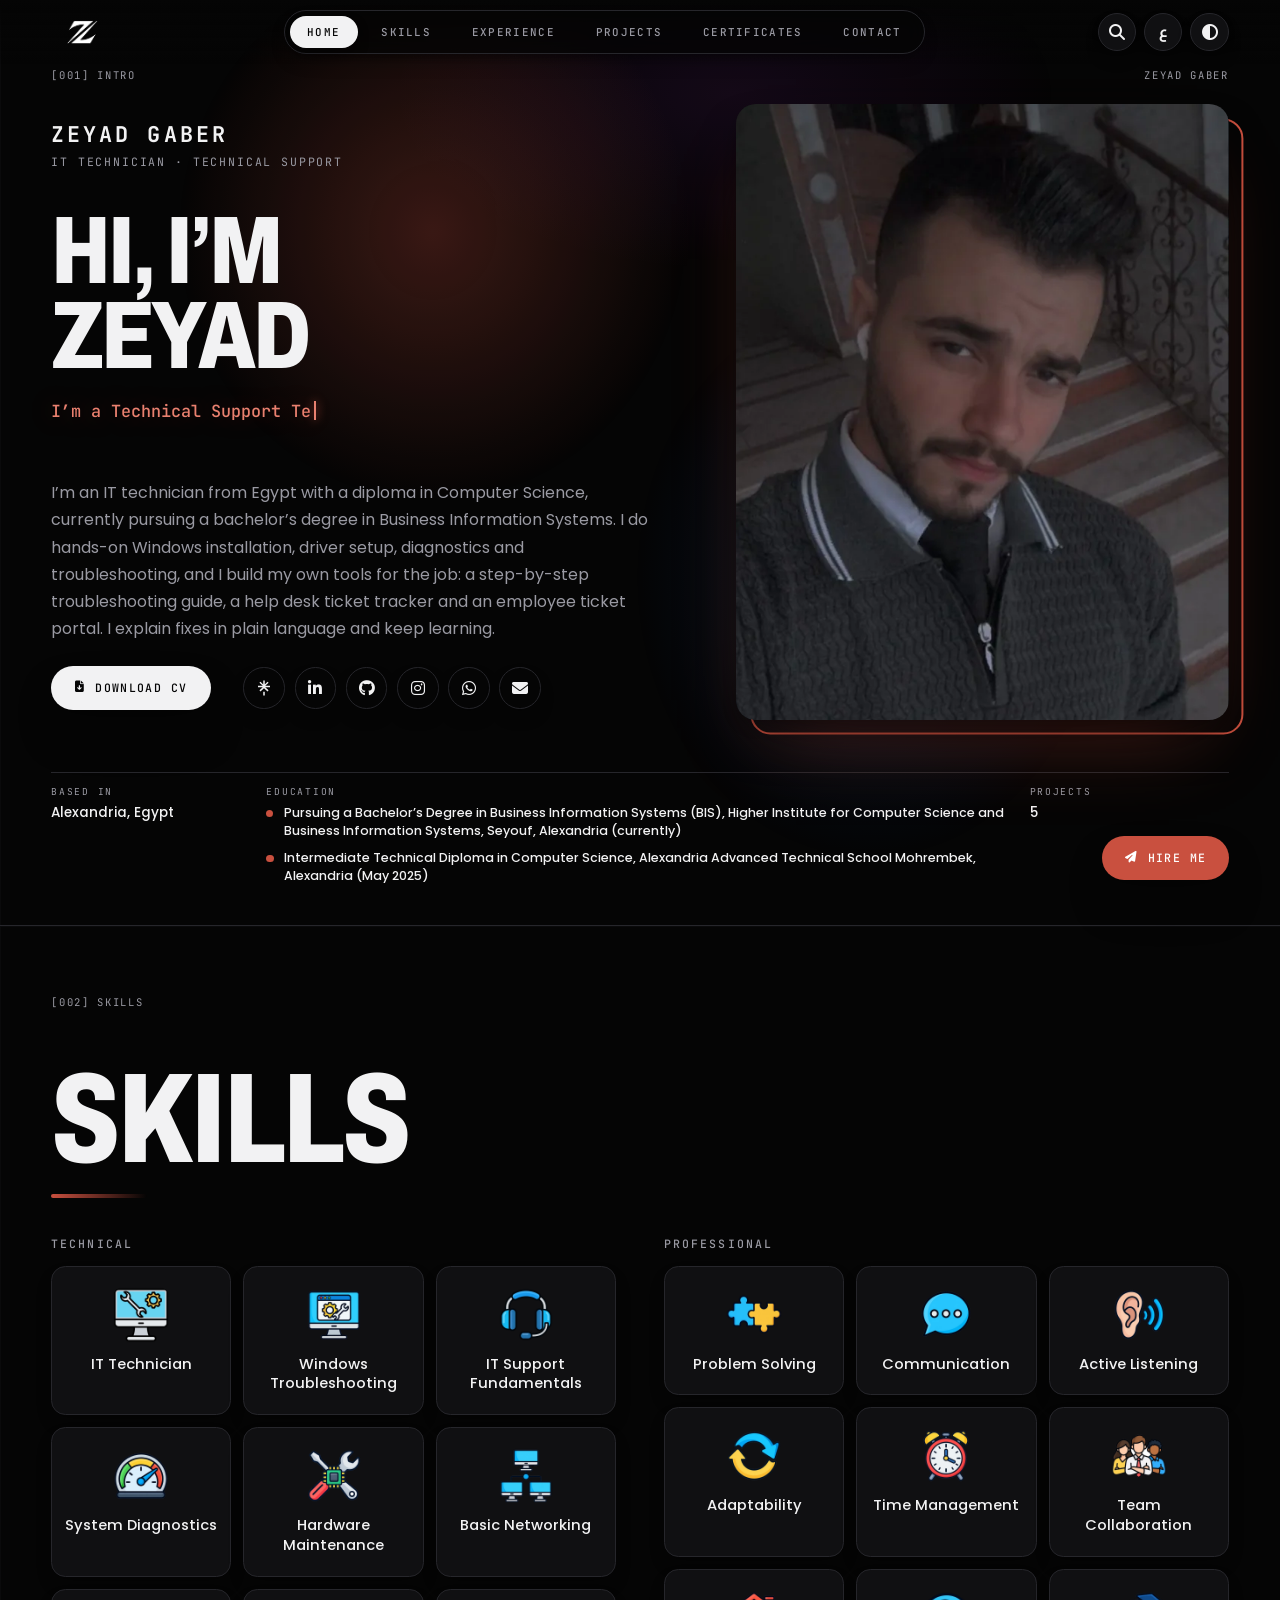
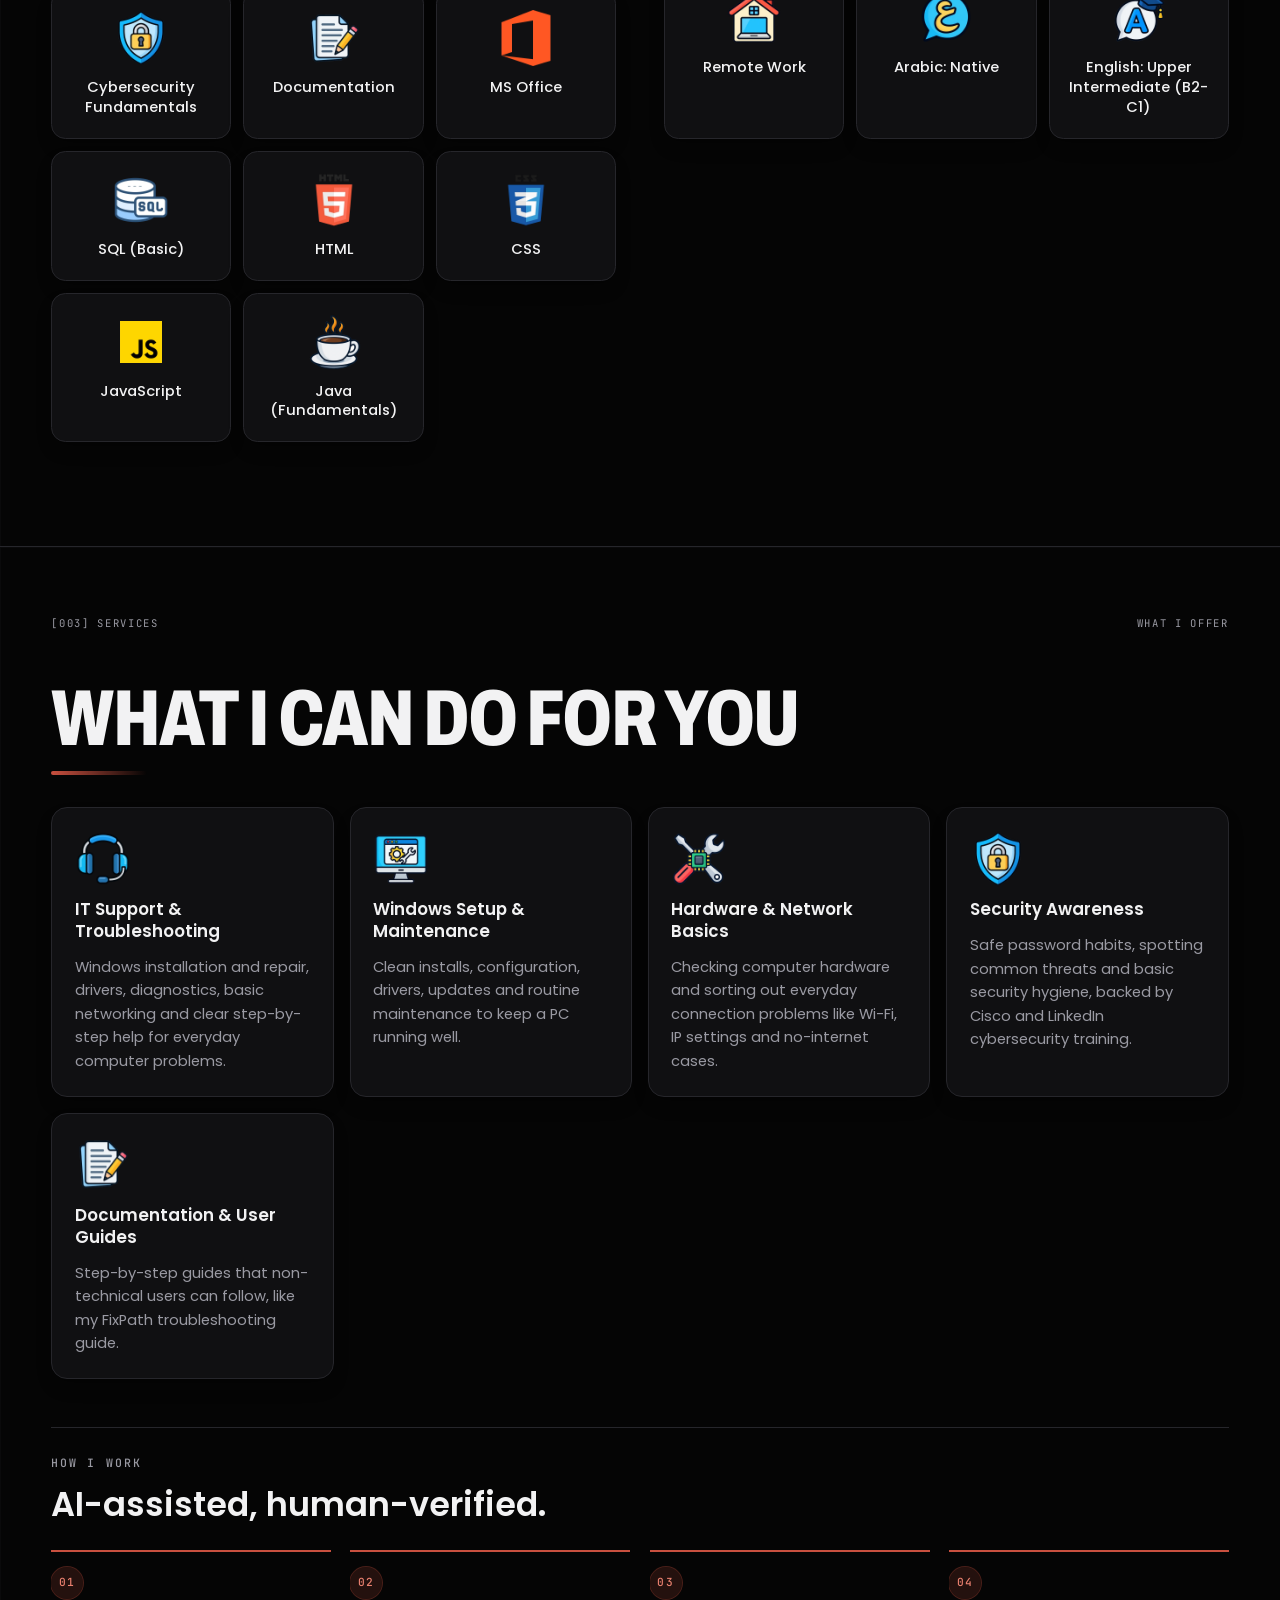
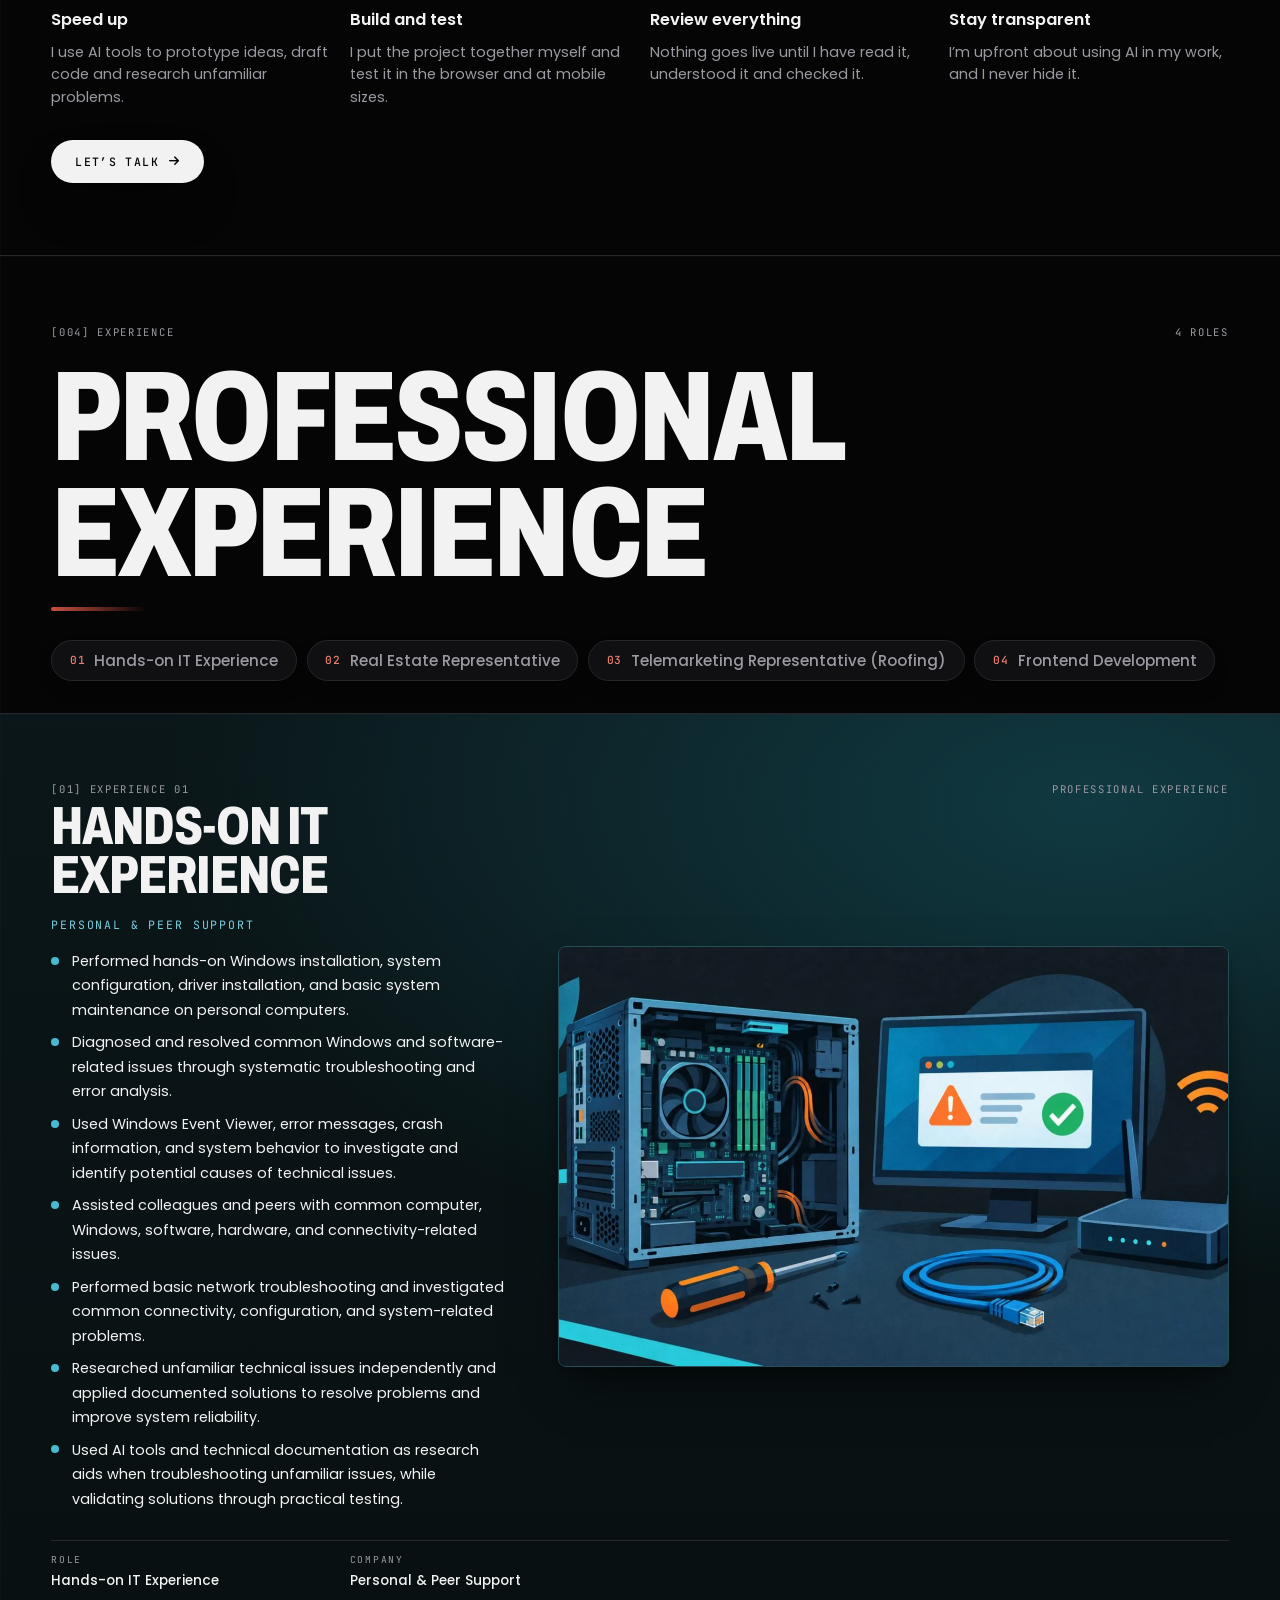
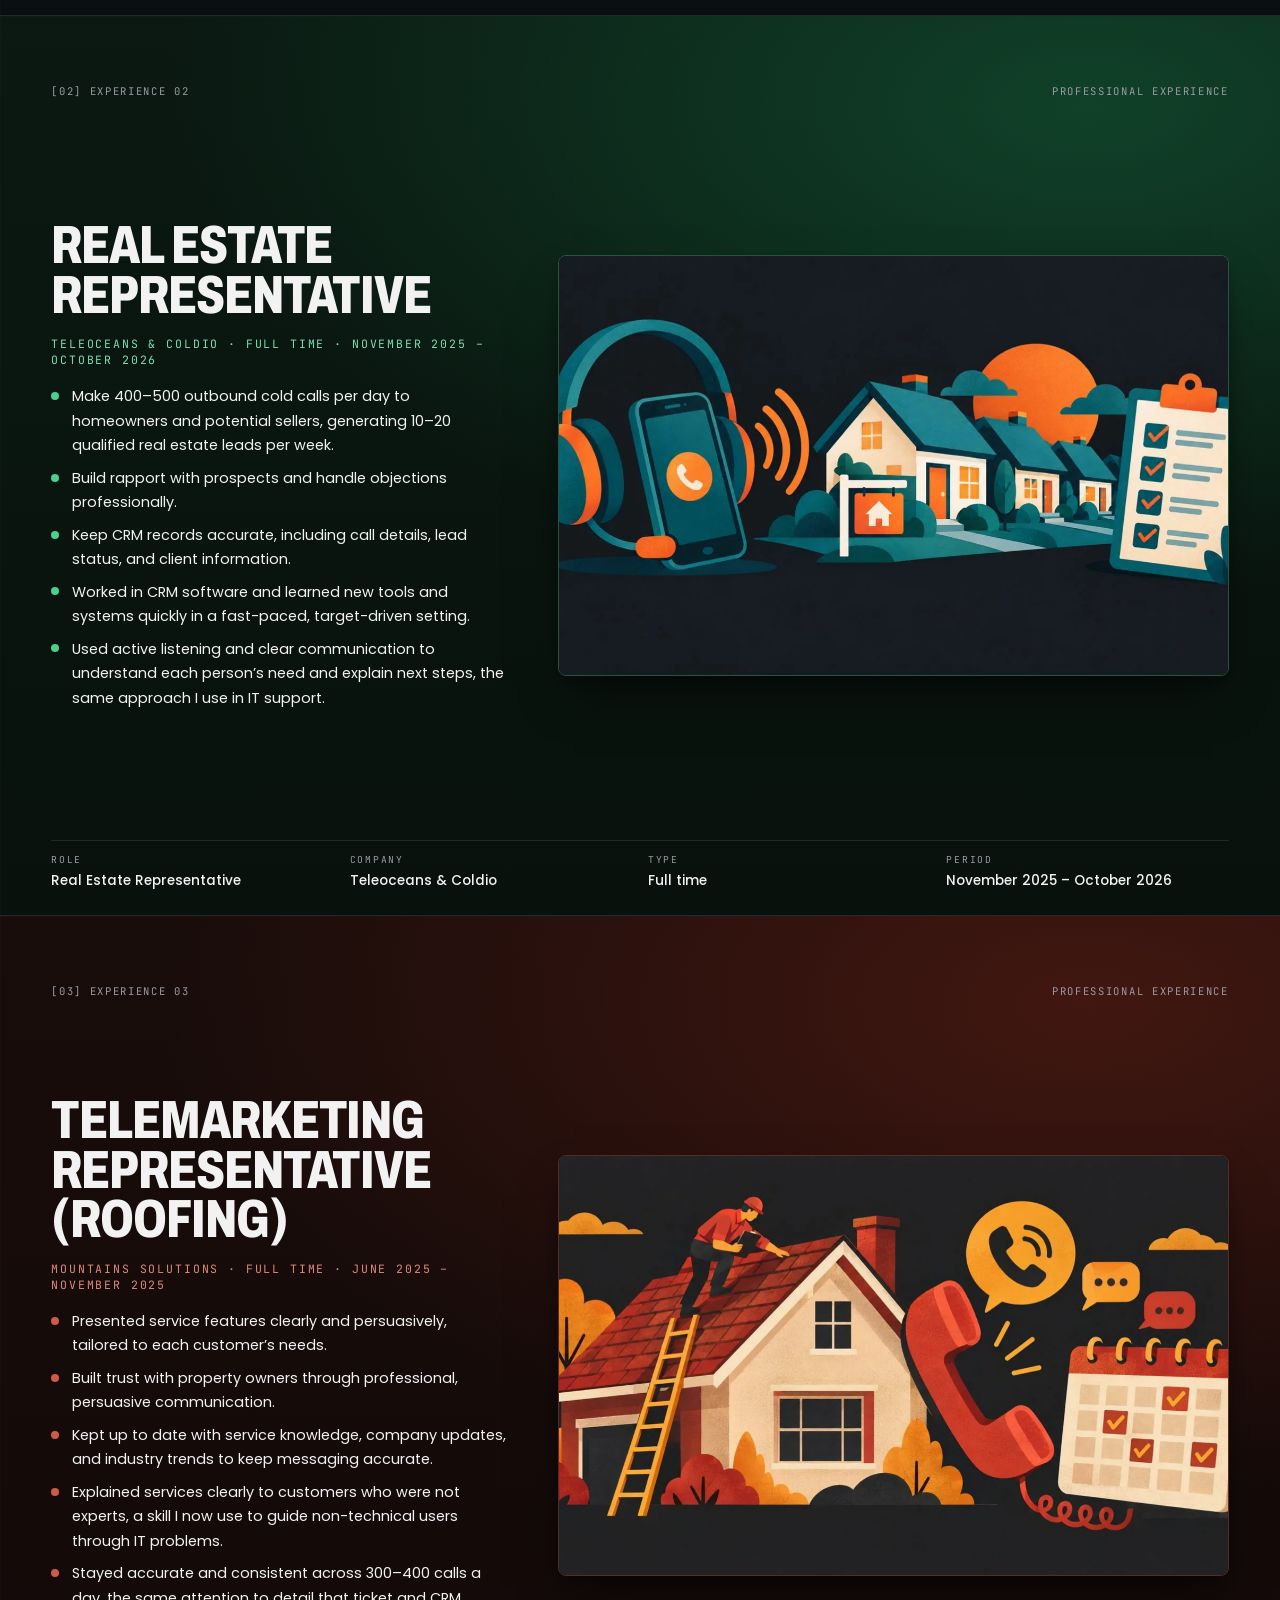
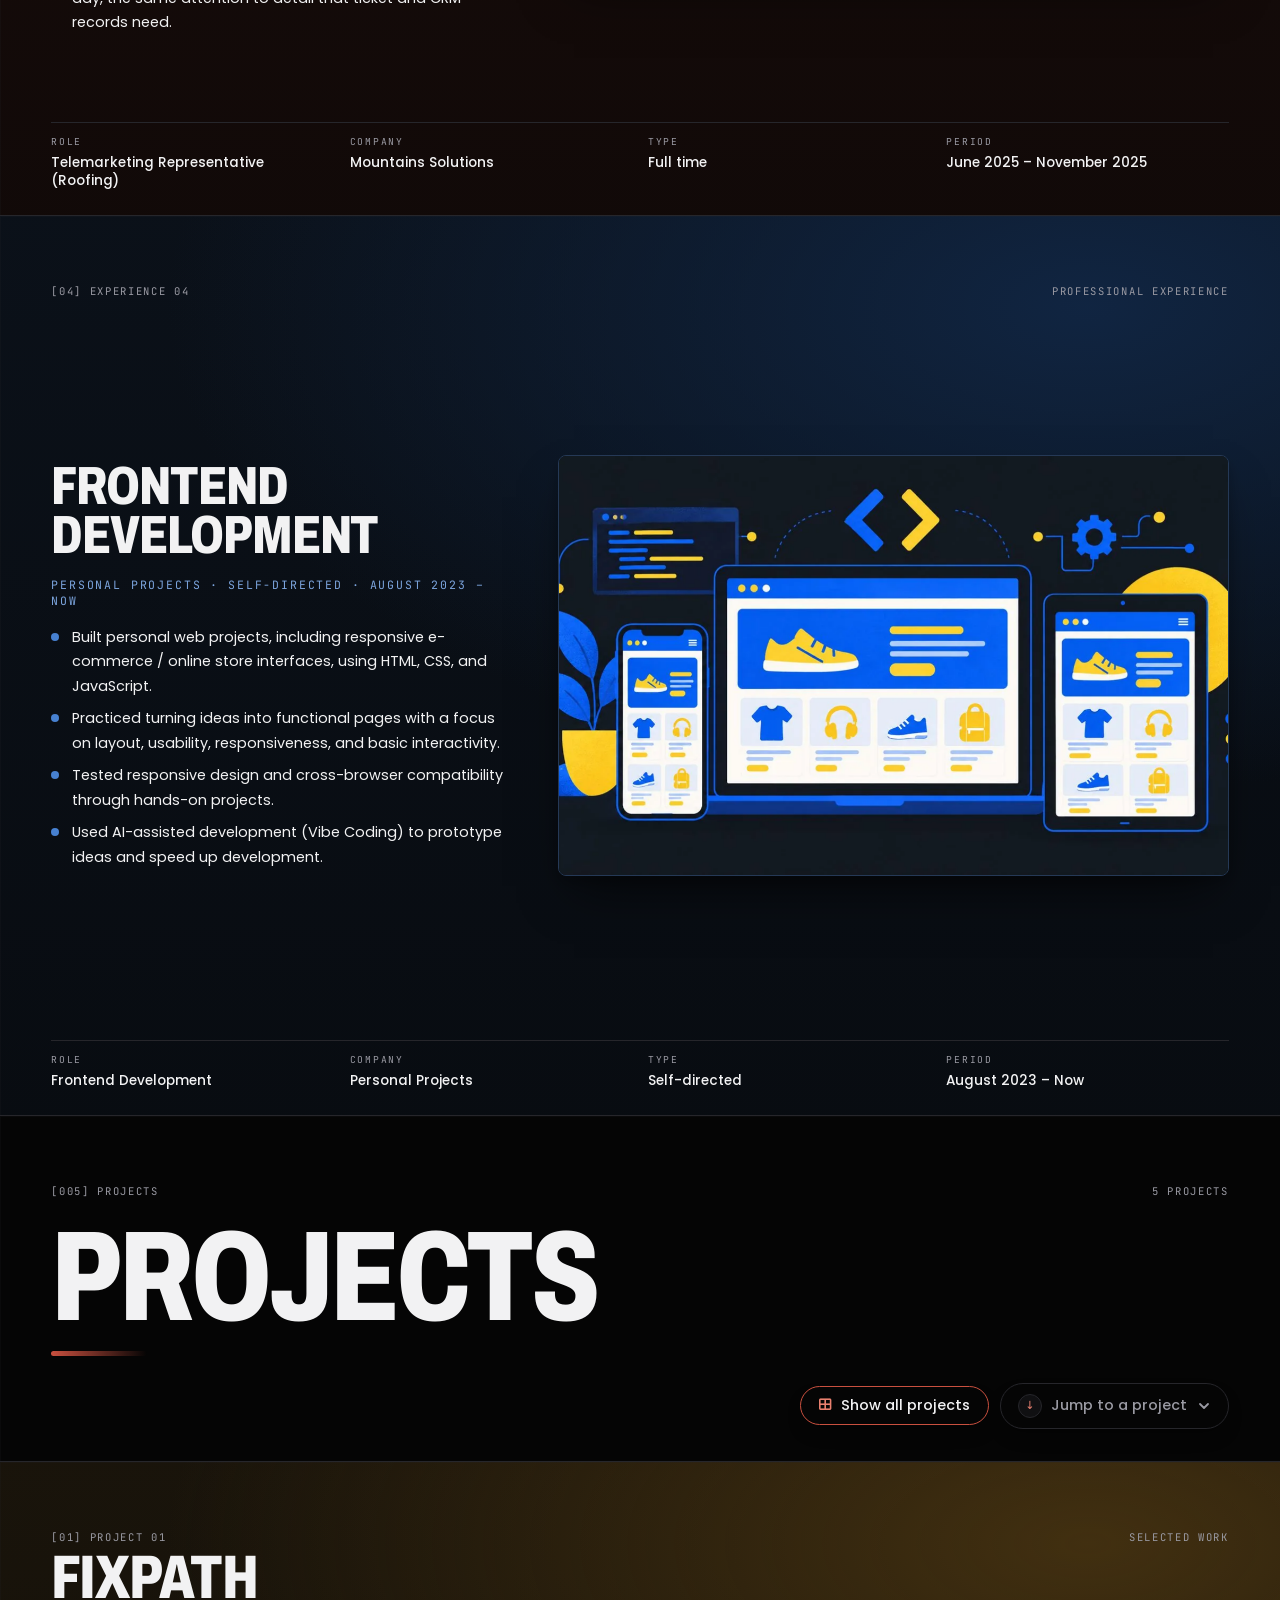
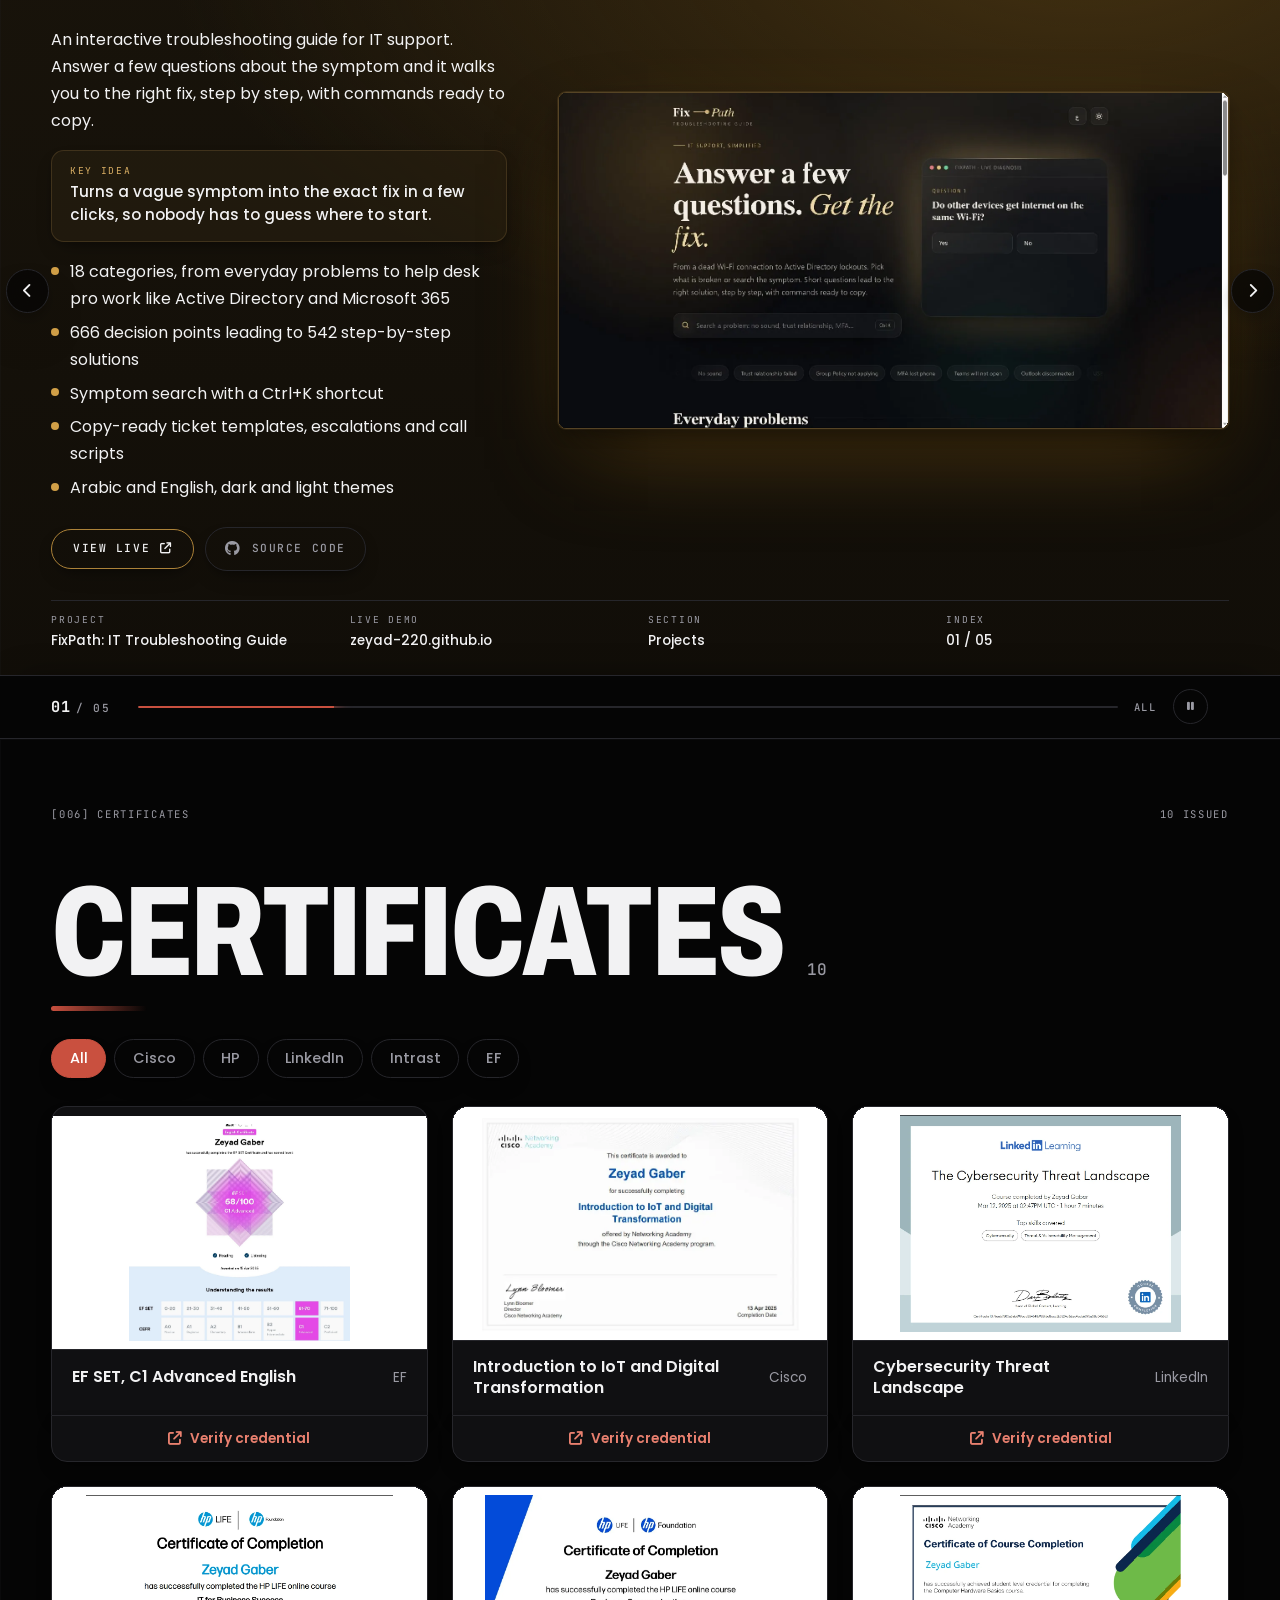
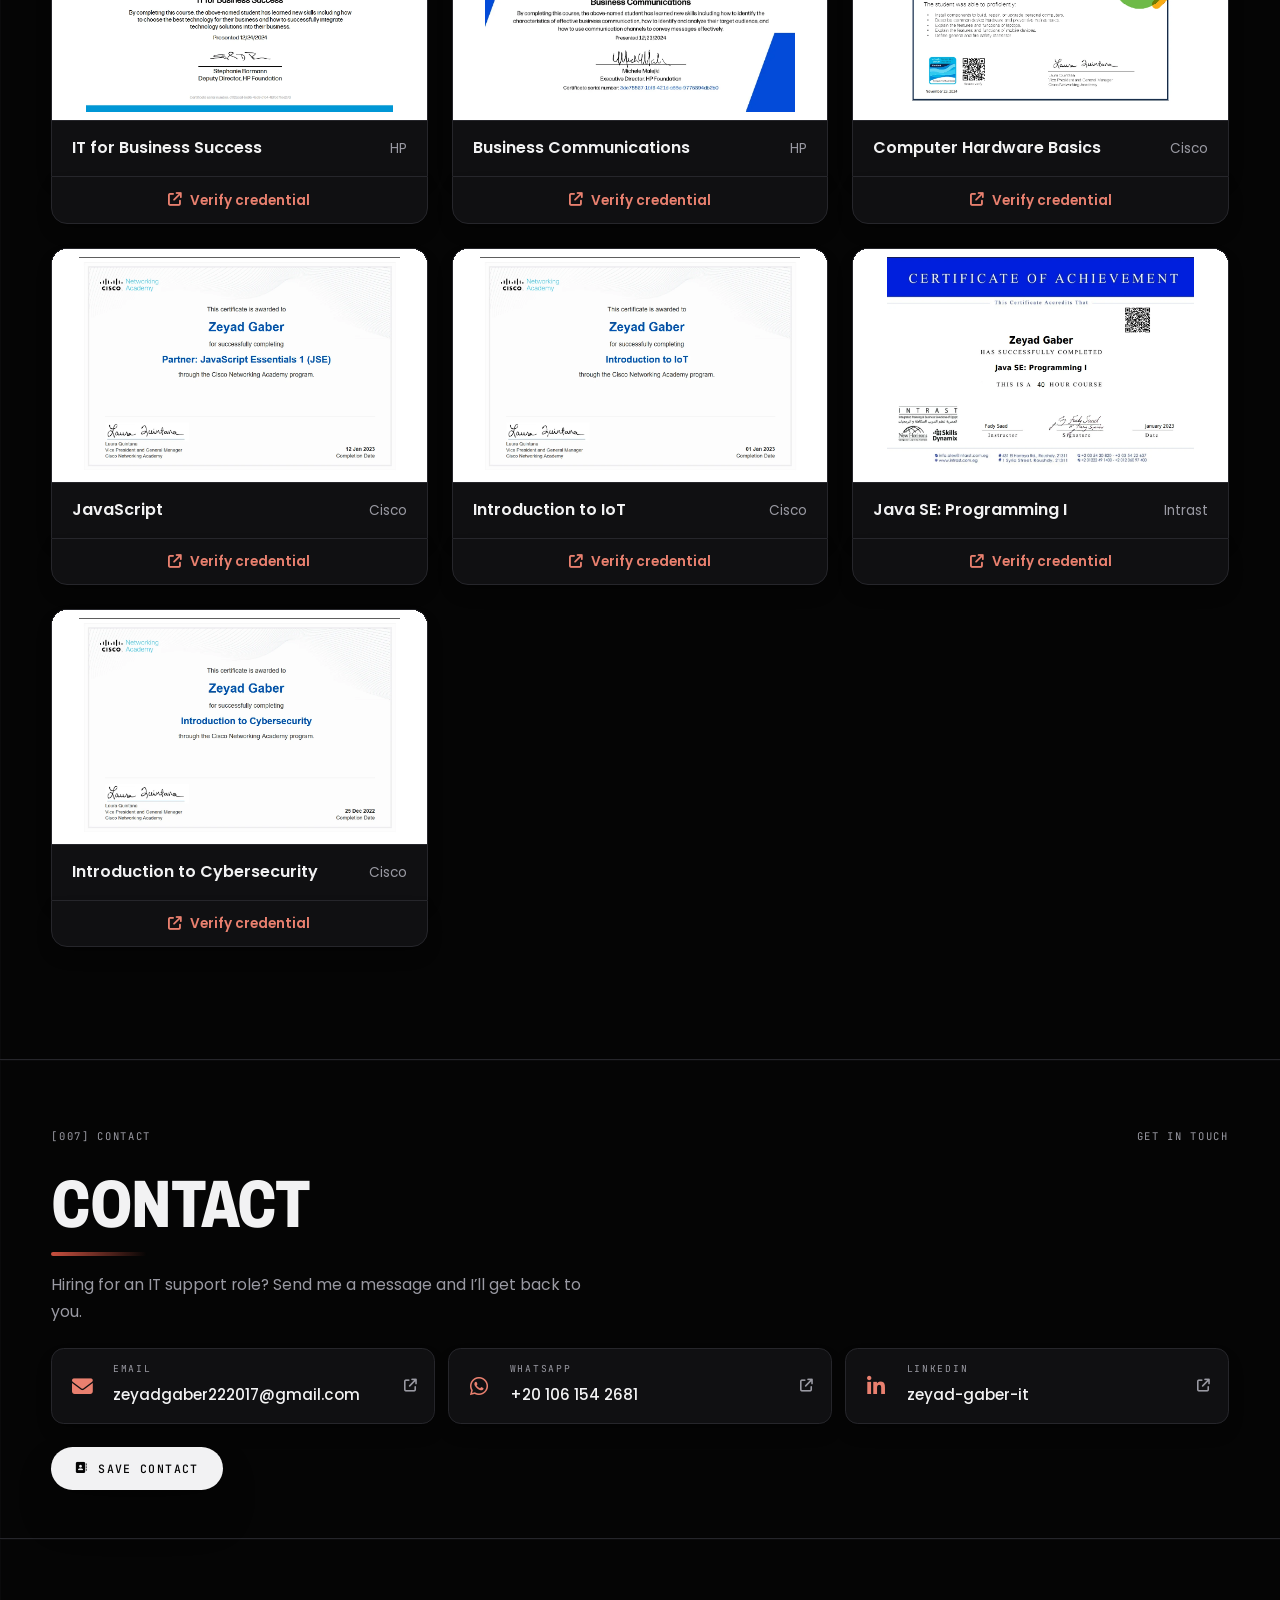
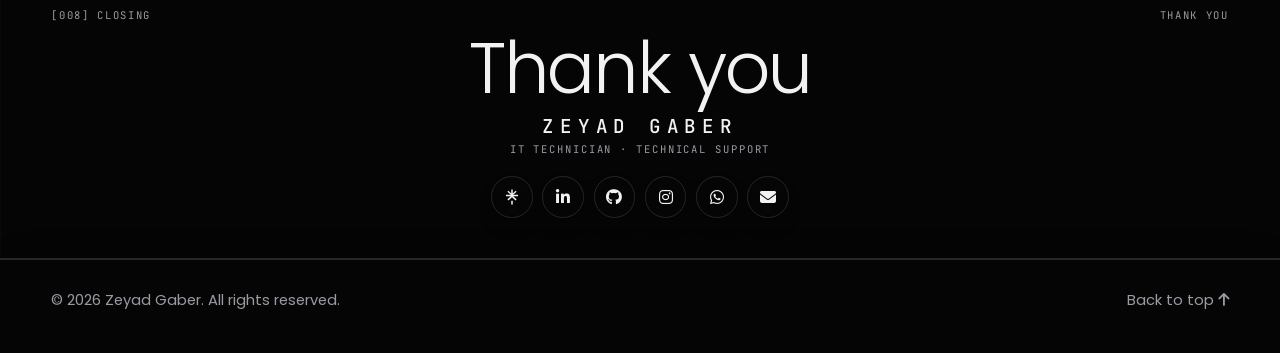
<file: it/index.html>
<!DOCTYPE html>
<html lang="en" data-theme="dark">
<head>
<meta charset="UTF-8">
<meta name="robots" content="noindex">
<meta name="viewport" content="width=device-width, initial-scale=1.0">
<title>Zeyad Gaber – IT Technician · Technical Support</title>
<meta name="description" content="Portfolio of Zeyad Gaber: IT technician from Egypt. Troubleshooting, Windows support, hardware and networking basics, and my IT tools.">
<link rel="canonical" href="https://zeyad-220.github.io/MyPortfolio/it/">
<meta property="og:type" content="website">
<meta property="og:site_name" content="Zeyad Gaber">
<meta property="og:url" content="https://zeyad-220.github.io/MyPortfolio/it/">
<meta property="og:title" content="Zeyad Gaber – IT Technician · Technical Support">
<meta property="og:description" content="5 live IT projects, hands-on IT support experience and 10 certificates. Based in Alexandria, Egypt. Open to work.">
<meta property="og:image" content="https://zeyad-220.github.io/MyPortfolio/it/og-it.jpg?v=1">
<meta property="og:image:secure_url" content="https://zeyad-220.github.io/MyPortfolio/it/og-it.jpg?v=1">
<meta property="og:image:type" content="image/jpeg">
<meta property="og:locale" content="en_US">
<meta property="og:locale:alternate" content="ar_EG">
<meta property="og:image:width" content="1200">
<meta property="og:image:height" content="630">
<meta property="og:image:alt" content="Zeyad Gaber – IT Technician, Technical Support">
<meta name="twitter:card" content="summary_large_image">
<meta name="twitter:title" content="Zeyad Gaber – IT Technician · Technical Support">
<meta name="twitter:description" content="5 live IT projects, hands-on IT support experience and 10 certificates. Based in Alexandria, Egypt.">
<meta name="twitter:image:alt" content="Zeyad Gaber – IT Technician, Technical Support">
<meta name="twitter:image" content="https://zeyad-220.github.io/MyPortfolio/it/og-it.jpg?v=1">
<script type="application/ld+json">
{
 "@context": "https://schema.org",
 "@graph": [
  {
   "@type": "WebSite",
   "@id": "https://zeyad-220.github.io/MyPortfolio/it/#website",
   "url": "https://zeyad-220.github.io/MyPortfolio/it/",
   "name": "Zeyad Gaber",
   "inLanguage": [
    "en",
    "ar"
   ],
   "publisher": {
    "@id": "https://zeyad-220.github.io/MyPortfolio/it/#person"
   }
  },
  {
   "@type": "ProfilePage",
   "@id": "https://zeyad-220.github.io/MyPortfolio/it/#profile",
   "url": "https://zeyad-220.github.io/MyPortfolio/it/",
   "name": "Zeyad Gaber – IT Technician · Technical Support",
   "isPartOf": {
    "@id": "https://zeyad-220.github.io/MyPortfolio/it/#website"
   },
   "inLanguage": "en",
   "mainEntity": {
    "@id": "https://zeyad-220.github.io/MyPortfolio/it/#person"
   }
  },
  {
   "@type": "Person",
   "@id": "https://zeyad-220.github.io/MyPortfolio/it/#person",
   "name": "Zeyad Gaber",
   "alternateName": "زياد جابر",
   "url": "https://zeyad-220.github.io/MyPortfolio/it/",
   "image": "https://zeyad-220.github.io/MyPortfolio/profile-dark.webp",
   "jobTitle": [
    "IT Technician",
    "Technical Support"
   ],
   "description": "IT technician from Egypt, with a diploma in Computer Science, currently pursuing a bachelor's degree in Business Information Systems.",
   "address": {
    "@type": "PostalAddress",
    "addressLocality": "Alexandria",
    "addressCountry": "EG"
   },
   "alumniOf": {
    "@type": "EducationalOrganization",
    "name": "Alexandria Advanced Technical School Mohrembek",
    "address": {
     "@type": "PostalAddress",
     "addressLocality": "Alexandria",
     "addressCountry": "EG"
    }
   },
   "knowsAbout": [
    "IT troubleshooting",
    "Windows",
    "Hardware maintenance",
    "Basic networking",
    "Cybersecurity fundamentals"
   ],
   "sameAs": [
    "https://www.linkedin.com/in/zeyad-gaber-it/",
    "https://github.com/zeyad-220",
    "https://www.instagram.com/callmezeyad_/",
    "https://linktr.ee/Zeyad220"
   ]
  }
 ]
}
</script>
<link rel="icon" href="../dark.png">
<link rel="preconnect" href="https://fonts.googleapis.com">
<link rel="preconnect" href="https://fonts.gstatic.com" crossorigin>
<link href="https://fonts.googleapis.com/css2?family=Archivo:wdth,wght@62..125,400..900&family=Cairo:wght@400;500;600;700;800&family=JetBrains+Mono:wght@400;500&family=Poppins:wght@400;500;600;700&display=swap" rel="stylesheet">
<link rel="stylesheet" href="https://cdnjs.cloudflare.com/ajax/libs/font-awesome/6.5.2/css/all.min.css">
<link rel="stylesheet" href="../style.css">
<script>try{var t=localStorage.getItem('theme');if(t)document.documentElement.dataset.theme=t;if(localStorage.getItem('lang')==='ar'){document.documentElement.lang='ar';document.documentElement.dir='rtl';document.write('<script src="lang-ar.js"><\/script>')}}catch(e){}</script>
</head>
<body>
<header class="bar">
  <a href="#home" class="brand" aria-label="Zeyad Gaber, back to top"><img class="logo logo-dark" src="../dark.png" alt="" width="532" height="327"><img class="logo logo-light" src="../light.png" alt="" width="541" height="322"></a>
  <nav id="nav" aria-label="Main">
    <a href="#home">Home</a>
    <a href="#skills">Skills</a>
    <a href="#experience" data-group="exp">Experience</a>
    <a href="#projects" data-group="project">Projects</a>
    <a href="#certificates">Certificates</a>
    <a href="#contact">Contact</a>
  </nav>
  <div class="tools">
    <button id="search" class="icon-btn" type="button" aria-label="Search the portfolio" aria-haspopup="dialog"><i class="fas fa-magnifying-glass" aria-hidden="true"></i></button>
    <button id="lang" class="icon-btn lang-btn" type="button" aria-label="Switch language to Arabic" lang="ar"><span>ع</span></button>
    <button id="theme" class="icon-btn" type="button" aria-label="Switch between dark and light theme"><i class="fas fa-circle-half-stroke" aria-hidden="true"></i></button>
    <button id="menu" class="icon-btn menu-btn" type="button" aria-label="Open menu" aria-expanded="false" aria-controls="nav"><i class="fas fa-bars" aria-hidden="true"></i></button>
  </div>
</header>
<main>
<section id="home" class="cover">
  <div class="tl"><span>[001] INTRO</span><span>ZEYAD GABER</span></div>
  <div class="intro-grid">
    <div class="cover-name"><strong>ZEYAD GABER</strong><span>IT TECHNICIAN · TECHNICAL SUPPORT</span></div>
    <figure class="cutout"><img class="p-dark" src="../profile-dark.webp" alt="Portrait of Zeyad Gaber" width="880" height="1100"><span class="light-wrap"><img class="p-light-bg" src="../profile-light.webp" alt="" aria-hidden="true" width="589" height="940"><img class="p-light" src="../profile-light.webp" alt="Portrait of Zeyad Gaber" width="880" height="1100"></span></figure>
    <div class="intro-body">
      <h1>Hi, I’m<br>Zeyad</h1>
      <p class="typing">I’m a <span id="typing">IT Technician</span><span class="caret" aria-hidden="true"></span></p>
      <div class="about-text">
      <p class="bio">I’m an IT technician from Egypt with a diploma in Computer Science, currently pursuing a bachelor’s degree in Business Information Systems. I do hands-on Windows installation, driver setup, diagnostics and troubleshooting, and I build my own tools for the job: a step-by-step troubleshooting guide, a help desk ticket tracker and an employee ticket portal. I explain fixes in plain language and keep learning.</p>
      <div class="actions">
        <a class="btn" href="../Images/Zeyad Gaber.pdf" target="_blank" rel="noopener"><i class="fas fa-file-arrow-down" aria-hidden="true"></i> Download CV</a>
        <ul class="social">
        <li><a href="https://linktr.ee/Zeyad220" target="_blank" rel="noopener" aria-label="Linktree"><svg viewBox="0 0 24 24" width="18" height="18" fill="currentColor" aria-hidden="true"><path d="M11 2h2v5.2l3.7-3.7 1.4 1.4L13.6 9H20v2h-6.4l4.5 4.1-1.4 1.4L12 12.2l-4.7 4.3-1.4-1.4L10.4 11H4V9h6.4L5.9 4.9l1.4-1.4L11 7.2zM11 17h2v5h-2z"/></svg></a></li>
        <li><a href="https://www.linkedin.com/in/zeyad-gaber-it/" target="_blank" rel="noopener" aria-label="LinkedIn"><i class="fa-brands fa-linkedin-in" aria-hidden="true"></i></a></li>
        <li><a href="https://github.com/zeyad-220" target="_blank" rel="noopener" aria-label="GitHub"><i class="fa-brands fa-github" aria-hidden="true"></i></a></li>
        <li><a href="https://www.instagram.com/callmezeyad_/" target="_blank" rel="noopener" aria-label="Instagram"><i class="fa-brands fa-instagram" aria-hidden="true"></i></a></li>
        <li><a href="https://wa.me/201061542681" target="_blank" rel="noopener" aria-label="WhatsApp"><i class="fa-brands fa-whatsapp" aria-hidden="true"></i></a></li>
        <li><a href="mailto:zeyadgaber222017@gmail.com" aria-label="Email"><i class="fas fa-envelope" aria-hidden="true"></i></a></li>
      </ul>
      </div>
    </div>
    </div>
  </div>
  <dl class="meta-row"><div><dt>Based in</dt><dd>Alexandria, Egypt</dd></div><div class="edu"><dt>Education</dt><dd><span>Pursuing a Bachelor’s Degree in Business Information Systems (BIS), Higher Institute for Computer Science and Business Information Systems, Seyouf, Alexandria (currently)</span><span>Intermediate Technical Diploma in Computer Science, Alexandria Advanced Technical School Mohrembek, Alexandria (May 2025)</span></dd></div><div><dt>Projects</dt><dd>5</dd></div></dl>
</section>
<section id="skills" class="skills-sec reveal">
  <div class="tl"><span>[002] SKILLS</span></div>
  <h2 class="big">Skills</h2>
  <div class="skill-groups"><div><h3>Technical</h3><ul class="skills"><li><img src="../Images/Pics/it.webp" alt="" loading="lazy" width="512" height="512">IT Technician</li><li><img src="../Images/Pics/gen/windows.webp" alt="" loading="lazy" width="256" height="256">Windows Troubleshooting</li><li><img src="../Images/Pics/gen/it-support.webp" alt="" loading="lazy" width="256" height="256">IT Support Fundamentals</li><li><img src="../Images/Pics/gen/diagnostics.webp" alt="" loading="lazy" width="256" height="256">System Diagnostics</li><li><img src="../Images/Pics/gen/hardware.webp" alt="" loading="lazy" width="256" height="256">Hardware Maintenance</li><li><img src="../Images/Pics/gen/networking.webp" alt="" loading="lazy" width="256" height="256">Basic Networking</li><li><img src="../Images/Pics/gen/cyber.webp" alt="" loading="lazy" width="256" height="256">Cybersecurity Fundamentals</li><li><img src="../Images/Pics/gen/docs.webp" alt="" loading="lazy" width="256" height="256">Documentation</li><li><img src="../Images/Pics/MS OFFICE.webp" alt="" loading="lazy" width="256" height="256">MS Office</li><li><img src="../Images/Pics/sql.webp" alt="" loading="lazy" width="256" height="256">SQL (Basic)</li><li><img src="../Images/Pics/html-icon.webp" alt="" loading="lazy" width="256" height="256">HTML</li><li><img src="../Images/Pics/css-icon.webp" alt="" loading="lazy" width="512" height="512">CSS</li><li><img src="../Images/Pics/js-icon.webp" alt="" loading="lazy" width="512" height="512">JavaScript</li><li><img src="../Images/Pics/gen/java.webp" alt="" loading="lazy" width="256" height="256">Java (Fundamentals)</li></ul></div><div><h3>Professional</h3><ul class="skills"><li><img src="../Images/Pics/gen/puzzle.webp" alt="" loading="lazy" width="256" height="256">Problem Solving</li><li><img src="../Images/Pics/gen/communication.webp" alt="" loading="lazy" width="256" height="256">Communication</li><li><img src="../Images/Pics/gen/listening.webp" alt="" loading="lazy" width="256" height="256">Active Listening</li><li><img src="../Images/Pics/gen/adapt.webp" alt="" loading="lazy" width="256" height="256">Adaptability</li><li><img src="../Images/Pics/gen/time.webp" alt="" loading="lazy" width="256" height="256">Time Management</li><li><img src="../Images/Pics/gen/team.webp" alt="" loading="lazy" width="256" height="256">Team Collaboration</li><li><img src="../Images/Pics/gen/remote.webp" alt="" loading="lazy" width="256" height="256">Remote Work</li><li><img src="../Images/Pics/gen/arabic.webp" alt="" loading="lazy" width="256" height="256">Arabic: Native</li><li><img src="../Images/Pics/gen/english.webp" alt="" loading="lazy" width="256" height="256">English: Upper Intermediate (B2-C1)</li></ul></div></div>
</section>
<section id="services" class="services-sec reveal">
  <div class="tl"><span>[003] SERVICES</span><span>WHAT I OFFER</span></div>
  <h2 class="big">What I can do for you</h2>
  <ul class="svc-grid">
    <li><img src="../Images/Pics/gen/it-support.webp" alt="" loading="lazy" width="256" height="256"><h3>IT Support &amp; Troubleshooting</h3><p>Windows installation and repair, drivers, diagnostics, basic networking and clear step-by-step help for everyday computer problems.</p></li>
    <li><img src="../Images/Pics/gen/windows.webp" alt="" loading="lazy" width="256" height="256"><h3>Windows Setup &amp; Maintenance</h3><p>Clean installs, configuration, drivers, updates and routine maintenance to keep a PC running well.</p></li>
    <li><img src="../Images/Pics/gen/hardware.webp" alt="" loading="lazy" width="256" height="256"><h3>Hardware &amp; Network Basics</h3><p>Checking computer hardware and sorting out everyday connection problems like Wi-Fi, IP settings and no-internet cases.</p></li>
    <li><img src="../Images/Pics/gen/cyber.webp" alt="" loading="lazy" width="256" height="256"><h3>Security Awareness</h3><p>Safe password habits, spotting common threats and basic security hygiene, backed by Cisco and LinkedIn cybersecurity training.</p></li>
    <li><img src="../Images/Pics/gen/docs.webp" alt="" loading="lazy" width="256" height="256"><h3>Documentation &amp; User Guides</h3><p>Step-by-step guides that non-technical users can follow, like my FixPath troubleshooting guide.</p></li>
  </ul>
  <div class="how">
    <h3>How I work</h3>
    <p class="how-lead">AI-assisted, human-verified.</p>
    <ul class="how-steps">
      <li><b>01</b><strong>Speed up</strong><span>I use AI tools to prototype ideas, draft code and research unfamiliar problems.</span></li>
      <li><b>02</b><strong>Build and test</strong><span>I put the project together myself and test it in the browser and at mobile sizes.</span></li>
      <li><b>03</b><strong>Review everything</strong><span>Nothing goes live until I have read it, understood it and checked it.</span></li>
      <li><b>04</b><strong>Stay transparent</strong><span>I’m upfront about using AI in my work, and I never hide it.</span></li>
    </ul>
    <a class="btn svc-cta" href="#contact">Let’s talk <i class="fas fa-arrow-right" aria-hidden="true"></i></a>
  </div>
</section>
<section id="experience" class="exp-intro reveal"><div class="tl"><span>[004] EXPERIENCE</span><span>4 ROLES</span></div><h2 class="big">Professional Experience</h2>  <ul class="jchips"><li><a class="jchip" style="--i:0" href="#e01"><b>01</b>Hands-on IT Experience</a></li><li><a class="jchip" style="--i:1" href="#e02"><b>02</b>Real Estate Representative</a></li><li><a class="jchip" style="--i:2" href="#e03"><b>03</b>Telemarketing Representative (Roofing)</a></li><li><a class="jchip" style="--i:3" href="#e04"><b>04</b>Frontend Development</a></li></ul>
  <div class="jdrop"><button type="button" class="jbtn" aria-expanded="false"><i class="jarr">&#8595;</i><span>Jump to a role</span><svg class="chev" width="14" height="14" viewBox="0 0 14 14" fill="none" stroke="currentColor" stroke-width="1.8" stroke-linecap="round" stroke-linejoin="round"><path d="M3 5l4 4 4-4"/></svg></button><ul class="jgrid"><li><a class="jtile" style="--i:0" href="#e01"><b>01</b><span>Hands-on IT Experience</span></a></li><li><a class="jtile" style="--i:1" href="#e02"><b>02</b><span>Real Estate Representative</span></a></li><li><a class="jtile" style="--i:2" href="#e03"><b>03</b><span>Telemarketing Representative (Roofing)</span></a></li><li><a class="jtile" style="--i:3" href="#e04"><b>04</b><span>Frontend Development</span></a></li></ul></div>
</section>
<section class="project exp reveal" id="e01" style="--h:190">
  <div class="tl"><span>[01] EXPERIENCE 01</span><span>PROFESSIONAL EXPERIENCE</span></div>
  <div class="p-grid">
    <div class="p-copy">
      <h2>Hands-on IT Experience</h2>
      <p class="sub">Personal &amp; Peer Support</p>
      <ul class="bul"><li>Performed hands-on Windows installation, system configuration, driver installation, and basic system maintenance on personal computers.</li><li>Diagnosed and resolved common Windows and software-related issues through systematic troubleshooting and error analysis.</li><li>Used Windows Event Viewer, error messages, crash information, and system behavior to investigate and identify potential causes of technical issues.</li><li>Assisted colleagues and peers with common computer, Windows, software, hardware, and connectivity-related issues.</li><li>Performed basic network troubleshooting and investigated common connectivity, configuration, and system-related problems.</li><li>Researched unfamiliar technical issues independently and applied documented solutions to resolve problems and improve system reliability.</li><li>Used AI tools and technical documentation as research aids when troubleshooting unfamiliar issues, while validating solutions through practical testing.</li></ul>
    </div>
    <div class="shot"><img src="../Images/Exp/it.webp" alt="Illustration: IT support and troubleshooting" loading="lazy" width="1400" height="788"></div>
  </div>
  <dl class="meta-row"><div><dt>Role</dt><dd>Hands-on IT Experience</dd></div><div><dt>Company</dt><dd>Personal &amp; Peer Support</dd></div></dl>
</section>
<section class="project exp reveal" id="e02" style="--h:150">
  <div class="tl"><span>[02] EXPERIENCE 02</span><span>PROFESSIONAL EXPERIENCE</span></div>
  <div class="p-grid">
    <div class="p-copy">
      <h2>Real Estate Representative</h2>
      <p class="sub">Teleoceans &amp; Coldio · Full time · November 2025 – October 2026</p>
      <ul class="bul"><li>Make 400–500 outbound cold calls per day to homeowners and potential sellers, generating 10–20 qualified real estate leads per week.</li><li>Build rapport with prospects and handle objections professionally.</li><li>Keep CRM records accurate, including call details, lead status, and client information.</li><li>Worked in CRM software and learned new tools and systems quickly in a fast-paced, target-driven setting.</li><li>Used active listening and clear communication to understand each person’s need and explain next steps, the same approach I use in IT support.</li></ul>
    </div>
    <div class="shot"><img src="../Images/Exp/realestate.webp" alt="Illustration: Real estate cold calling and lead generation" loading="lazy" width="1400" height="788"></div>
  </div>
  <dl class="meta-row"><div><dt>Role</dt><dd>Real Estate Representative</dd></div><div><dt>Company</dt><dd>Teleoceans &amp; Coldio</dd></div><div><dt>Type</dt><dd>Full time</dd></div><div><dt>Period</dt><dd>November 2025 – October 2026</dd></div></dl>
</section>
<section class="project exp reveal" id="e03" style="--h:8">
  <div class="tl"><span>[03] EXPERIENCE 03</span><span>PROFESSIONAL EXPERIENCE</span></div>
  <div class="p-grid">
    <div class="p-copy">
      <h2>Telemarketing Representative (Roofing)</h2>
      <p class="sub">Mountains Solutions · Full time · June 2025 – November 2025</p>
      <ul class="bul"><li>Presented service features clearly and persuasively, tailored to each customer’s needs.</li><li>Built trust with property owners through professional, persuasive communication.</li><li>Kept up to date with service knowledge, company updates, and industry trends to keep messaging accurate.</li><li>Explained services clearly to customers who were not experts, a skill I now use to guide non-technical users through IT problems.</li><li>Stayed accurate and consistent across 300–400 calls a day, the same attention to detail that ticket and CRM records need.</li></ul>
    </div>
    <div class="shot"><img src="../Images/Exp/roofing.webp" alt="Illustration: Roofing telemarketing and appointment setting" loading="lazy" width="1400" height="788"></div>
  </div>
  <dl class="meta-row"><div><dt>Role</dt><dd>Telemarketing Representative (Roofing)</dd></div><div><dt>Company</dt><dd>Mountains Solutions</dd></div><div><dt>Type</dt><dd>Full time</dd></div><div><dt>Period</dt><dd>June 2025 – November 2025</dd></div></dl>
</section>
<section class="project exp reveal" id="e04" style="--h:215">
  <div class="tl"><span>[04] EXPERIENCE 04</span><span>PROFESSIONAL EXPERIENCE</span></div>
  <div class="p-grid">
    <div class="p-copy">
      <h2>Frontend Development</h2>
      <p class="sub">Personal Projects · Self-directed · August 2023 – Now</p>
      <ul class="bul"><li>Built personal web projects, including responsive e-commerce / online store interfaces, using HTML, CSS, and JavaScript.</li><li>Practiced turning ideas into functional pages with a focus on layout, usability, responsiveness, and basic interactivity.</li><li>Tested responsive design and cross-browser compatibility through hands-on projects.</li><li>Used AI-assisted development (Vibe Coding) to prototype ideas and speed up development.</li></ul>
    </div>
    <div class="shot"><img src="../Images/Exp/frontend.webp" alt="Illustration: Front-end web development" loading="lazy" width="1400" height="788"></div>
  </div>
  <dl class="meta-row"><div><dt>Role</dt><dd>Frontend Development</dd></div><div><dt>Company</dt><dd>Personal Projects</dd></div><div><dt>Type</dt><dd>Self-directed</dd></div><div><dt>Period</dt><dd>August 2023 – Now</dd></div></dl>
</section>
<section id="projects" class="exp-intro reveal"><div class="tl"><span>[005] PROJECTS</span><span>5 PROJECTS</span></div><h2 class="big">Projects</h2> <div class="pcontrols">
    <div class="pactions">
      <button class="pview" id="pview" type="button" aria-pressed="false"><i class="fas fa-table-cells-large" aria-hidden="true"></i><span>Show all projects</span></button>
      <div class="jdrop pjump"><button type="button" class="jbtn" aria-expanded="false"><i class="jarr">&#8595;</i><span>Jump to a project</span><svg class="chev" width="14" height="14" viewBox="0 0 14 14" fill="none" stroke="currentColor" stroke-width="1.8" stroke-linecap="round" stroke-linejoin="round"><path d="M3 5l4 4 4-4"/></svg></button><ul class="jgrid"><li><a class="jtile" style="--i:0" href="#p01"><b>01</b><span>FixPath</span></a></li><li><a class="jtile" style="--i:1" href="#p02"><b>02</b><span>IT Support Academy</span></a></li><li><a class="jtile" style="--i:2" href="#p03"><b>03</b><span>KeyForge</span></a></li><li><a class="jtile" style="--i:3" href="#p04"><b>04</b><span>DeskFlow</span></a></li><li><a class="jtile" style="--i:4" href="#p05"><b>05</b><span>AskIT</span></a></li></ul></div>
    </div>
  </div>
</section>
<div class="pslider" id="pslider" role="region" aria-roledescription="carousel" aria-label="Projects">
  <div class="pviewport">
    <div class="ptrack">
<section class="project pslide" id="p01" data-cat="it" style="--h:38">
  <div class="tl"><span>[01] PROJECT 01</span><span>SELECTED WORK</span></div>
  <div class="p-grid">
    <div class="p-copy">
      <h2>FixPath</h2>
      <p class="p-desc">An interactive troubleshooting guide for IT support. Answer a few questions about the symptom and it walks you to the right fix, step by step, with commands ready to copy.</p><p class="p-key"><b>Key idea</b>Turns a vague symptom into the exact fix in a few clicks, so nobody has to guess where to start.</p><ul class="p-feat"><li>18 categories, from everyday problems to help desk pro work like Active Directory and Microsoft 365</li><li>666 decision points leading to 542 step-by-step solutions</li><li>Symptom search with a Ctrl+K shortcut</li><li>Copy-ready ticket templates, escalations and call scripts</li><li>Arabic and English, dark and light themes</li></ul>
      <div class="p-actions"><a class="open" href="https://zeyad-220.github.io/Fix-Path/" target="_blank" rel="noopener">View live <i class="fas fa-arrow-up-right-from-square" aria-hidden="true"></i></a><a class="open gh" href="https://github.com/zeyad-220/Fix-Path" target="_blank" rel="noopener" aria-label="Open the source code on GitHub"><i class="fa-brands fa-github" aria-hidden="true"></i> Source code</a></div>
    </div>
    <a class="shot" href="https://zeyad-220.github.io/Fix-Path/" target="_blank" rel="noopener" aria-label="Open FixPath"><img src="../Images/projects/FixPath.webp" alt="FixPath screenshot" loading="lazy" width="1600" height="800"></a>
  </div>
  <dl class="meta-row"><div><dt>Project</dt><dd>FixPath: IT Troubleshooting Guide</dd></div><div><dt>Live demo</dt><dd>zeyad-220.github.io</dd></div><div><dt>Section</dt><dd>Projects</dd></div><div><dt>Index</dt><dd>01 / 05</dd></div></dl>
</section>
<section class="project pslide" id="p02" data-cat="it" style="--h:215">
  <div class="tl"><span>[02] PROJECT 02</span><span>SELECTED WORK</span></div>
  <div class="p-grid">
    <div class="p-copy">
      <h2>IT Support Academy</h2>
      <p class="p-desc">A training app for help desk work, built as missions and labs. Learn by fixing broken PCs, Windows problems and network faults instead of only reading.</p><p class="p-key"><b>Key idea</b>Lets beginners practice real help desk situations in safe simulators instead of only reading theory.</p><ul class="p-feat"><li>Story campaign, Fix the PC, Windows Rescue, Network Detective and Help Desk tickets</li><li>Labs: Network Commands, Terminal Lab and Hardware Lab</li><li>Simulators: Windows Desktop, Office, PC Builder and Network Puzzle</li><li>Courses, flashcards, quizzes and an Interview Arena</li><li>XP levels, streaks, skill radar, and JSON progress export</li></ul>
      <div class="p-actions"><a class="open" href="https://zeyad-220.github.io/IT-Learning/" target="_blank" rel="noopener">View live <i class="fas fa-arrow-up-right-from-square" aria-hidden="true"></i></a><a class="open gh" href="https://github.com/zeyad-220/IT-Learning" target="_blank" rel="noopener" aria-label="Open the source code on GitHub"><i class="fa-brands fa-github" aria-hidden="true"></i> Source code</a></div>
    </div>
    <a class="shot" href="https://zeyad-220.github.io/IT-Learning/" target="_blank" rel="noopener" aria-label="Open IT Support Academy"><img src="../Images/projects/IT-Support-Academy.webp" alt="IT Support Academy screenshot" loading="lazy" width="1920" height="855"></a>
  </div>
  <dl class="meta-row"><div><dt>Project</dt><dd>IT Support Academy</dd></div><div><dt>Live demo</dt><dd>zeyad-220.github.io</dd></div><div><dt>Section</dt><dd>Projects</dd></div><div><dt>Index</dt><dd>02 / 05</dd></div></dl>
</section>
<section class="project pslide" id="p03" data-cat="it" style="--h:152">
  <div class="tl"><span>[03] PROJECT 03</span><span>SELECTED WORK</span></div>
  <div class="p-grid">
    <div class="p-copy">
      <h2>KeyForge</h2>
      <p class="p-desc">A password generator and locker that runs fully in the browser. Strong passwords, passphrases and PINs with an honest strength meter, and nothing ever uploaded.</p><p class="p-key"><b>Key idea</b>Generates and stores strong passwords entirely in your browser, so nothing is ever uploaded.</p><ul class="p-feat"><li>Four modes: password, passphrase, pronounceable and PIN</li><li>Entropy score with a time-to-crack estimate and a plain-English reason</li><li>Rules for look-alikes, repeats, sequences and custom character sets</li><li>Bulk generate with copy all, plus a local locker with AES-256-GCM encryption and JSON export</li><li>Private by design: Web Crypto API, no server and no account; Arabic and English</li></ul>
      <div class="p-actions"><a class="open" href="https://zeyad-220.github.io/Key-Forge/" target="_blank" rel="noopener">View live <i class="fas fa-arrow-up-right-from-square" aria-hidden="true"></i></a><a class="open gh" href="https://github.com/zeyad-220/Key-Forge" target="_blank" rel="noopener" aria-label="Open the source code on GitHub"><i class="fa-brands fa-github" aria-hidden="true"></i> Source code</a></div>
    </div>
    <a class="shot" href="https://zeyad-220.github.io/Key-Forge/" target="_blank" rel="noopener" aria-label="Open KeyForge"><img src="../Images/projects/KeyForge.webp" alt="KeyForge screenshot" loading="lazy" width="1600" height="800"></a>
  </div>
  <dl class="meta-row"><div><dt>Project</dt><dd>KeyForge: Password Generator &amp; Locker</dd></div><div><dt>Live demo</dt><dd>zeyad-220.github.io</dd></div><div><dt>Section</dt><dd>Projects</dd></div><div><dt>Index</dt><dd>03 / 05</dd></div></dl>
</section>
<section class="project pslide" id="p04" data-cat="it" style="--h:170">
  <div class="tl"><span>[04] PROJECT 04</span><span>SELECTED WORK</span></div>
  <div class="p-grid">
    <div class="p-copy">
      <h2>DeskFlow</h2>
      <p class="p-desc">A full help desk ticket tracker. Dashboard, ticket list, Kanban board, reports, a knowledge base and canned replies in one place.</p><p class="p-key"><b>Key idea</b>Keeps every ticket visible with SLA countdowns, so nothing slips past its deadline unnoticed.</p><ul class="p-feat"><li>Dashboard with live queue stats, SLA breaches and charts by status, priority and category</li><li>Ticket list with search, filters, tags, assignees and SLA countdowns</li><li>Drag-and-drop board to move tickets between statuses</li><li>Reports on resolution time and team workload, with export and print</li><li>152 knowledge articles and 134 canned replies; Arabic and English, dark mode</li></ul>
      <div class="p-actions"><a class="open" href="https://zeyad-220.github.io/DeskFlow/" target="_blank" rel="noopener">View live <i class="fas fa-arrow-up-right-from-square" aria-hidden="true"></i></a><a class="open gh" href="https://github.com/zeyad-220/DeskFlow" target="_blank" rel="noopener" aria-label="Open the source code on GitHub"><i class="fa-brands fa-github" aria-hidden="true"></i> Source code</a></div>
    </div>
    <a class="shot" href="https://zeyad-220.github.io/DeskFlow/" target="_blank" rel="noopener" aria-label="Open DeskFlow"><img src="../Images/projects/DeskFlow.webp" alt="DeskFlow screenshot" loading="lazy" width="1600" height="800"></a>
  </div>
  <dl class="meta-row"><div><dt>Project</dt><dd>DeskFlow: Help Desk Ticket Tracker</dd></div><div><dt>Live demo</dt><dd>zeyad-220.github.io</dd></div><div><dt>Section</dt><dd>Projects</dd></div><div><dt>Index</dt><dd>04 / 05</dd></div></dl>
</section>
<section class="project pslide" id="p05" data-cat="it" style="--h:158">
  <div class="tl"><span>[05] PROJECT 05</span><span>SELECTED WORK</span></div>
  <div class="p-grid">
    <div class="p-copy">
      <h2>AskIT</h2>
      <p class="p-desc">An IT support portal for employees. Report a problem in a minute and get a ticket number, a clear response time and quick fixes to try while you wait.</p><p class="p-key"><b>Key idea</b>Lets employees report a problem in a minute and try quick fixes while they wait for IT.</p><ul class="p-feat"><li>Three-step ticket form with categories, urgency levels and drag-and-drop attachments</li><li>Quick fixes and help articles that update as you type</li><li>My tickets with filters, search and a status timeline for every ticket</li><li>Help center with how-to articles, and notifications as tickets move</li><li>Arabic and English with full RTL, dark and light themes</li></ul>
      <div class="p-actions"><a class="open" href="https://zeyad-220.github.io/ASK-IT/" target="_blank" rel="noopener">View live <i class="fas fa-arrow-up-right-from-square" aria-hidden="true"></i></a><a class="open gh" href="https://github.com/zeyad-220/ASK-IT" target="_blank" rel="noopener" aria-label="Open the source code on GitHub"><i class="fa-brands fa-github" aria-hidden="true"></i> Source code</a></div>
    </div>
    <a class="shot" href="https://zeyad-220.github.io/ASK-IT/" target="_blank" rel="noopener" aria-label="Open AskIT"><img src="../Images/projects/AskIT.webp" alt="AskIT screenshot" loading="lazy" width="1600" height="800"></a>
  </div>
  <dl class="meta-row"><div><dt>Project</dt><dd>AskIT: IT Support Portal</dd></div><div><dt>Live demo</dt><dd>zeyad-220.github.io</dd></div><div><dt>Section</dt><dd>Projects</dd></div><div><dt>Index</dt><dd>05 / 05</dd></div></dl>
</section>
    </div>
  </div>
  <button class="parrow pprev" type="button" aria-label="Previous project"><i class="fas fa-chevron-left" aria-hidden="true"></i></button>
  <button class="parrow pnext" type="button" aria-label="Next project"><i class="fas fa-chevron-right" aria-hidden="true"></i></button>
  <div class="pbar">
    <span class="pcount"><b>01</b><span class="ptot">/ 05</span></span>
    <div class="pprogress" aria-hidden="true"><span></span></div>
    <span class="pcat">All</span>
    <button class="ppause" type="button" aria-label="Pause slideshow" aria-pressed="false"><i class="fas fa-pause" aria-hidden="true"></i></button>
  </div>
</div>
<section id="certificates" class="certs-sec reveal">
  <div class="tl"><span>[006] CERTIFICATES</span><span>10 ISSUED</span></div>
  <h2 class="big">Certificates <span class="count">10</span></h2>
  <div class="chips" role="group" aria-label="Filter certificates by issuer">
    <button type="button" class="chip" data-f="all" aria-pressed="true">All</button>
    <button type="button" class="chip" data-f="Cisco" aria-pressed="false">Cisco</button>
    <button type="button" class="chip" data-f="HP" aria-pressed="false">HP</button>
    <button type="button" class="chip" data-f="LinkedIn" aria-pressed="false">LinkedIn</button>
    <button type="button" class="chip" data-f="Intrast" aria-pressed="false">Intrast</button>
    <button type="button" class="chip" data-f="EF" aria-pressed="false">EF</button>
  </div>
  <ul class="grid certs" id="certs">
    <li data-i="EF"><button type="button"><img src="../Images/Certificates/EF.webp" alt="" loading="lazy" width="1242" height="1221"><span class="meta"><strong>EF SET, C1 Advanced English</strong><small>EF</small></span></button><a class="cv" href="https://cert.efset.org/CpK8F9" target="_blank" rel="noopener"><i class="fa-solid fa-arrow-up-right-from-square" aria-hidden="true"></i> Verify credential</a></li>
    <li data-i="Cisco"><button type="button"><img src="../Images/Certificates/IoT Digital Transformation.webp" alt="" loading="lazy" width="761" height="512"><span class="meta"><strong>Introduction to IoT and Digital Transformation</strong><small>Cisco</small></span></button><a class="cv" href="https://www.netacad.com/certificates?issuanceId=ea80607a-13c9-49a2-a45e-33b1b7e044b4" target="_blank" rel="noopener"><i class="fa-solid fa-arrow-up-right-from-square" aria-hidden="true"></i> Verify credential</a></li>
    <li data-i="LinkedIn"><button type="button"><img src="../Images/Certificates/Cybersecurity Threat Landscape.webp" alt="" loading="lazy" width="1045" height="805"><span class="meta"><strong>Cybersecurity Threat Landscape</strong><small>LinkedIn</small></span></button><a class="cv" href="https://www.linkedin.com/learning/certificates/9aeb7800a5eb699bad28464fb988fda8acc1b7824a3dac4ccb6095a08c045663" target="_blank" rel="noopener"><i class="fa-solid fa-arrow-up-right-from-square" aria-hidden="true"></i> Verify credential</a></li>
    <li data-i="HP"><button type="button"><img src="../Images/Certificates/IT.webp" alt="" loading="lazy" width="1140" height="805"><span class="meta"><strong>IT for Business Success</strong><small>HP</small></span></button><a class="cv" href="https://www.life-global.org/certificate/d112aca1-6e9b-47a9-afc4-4bf0e71ee27d" target="_blank" rel="noopener"><i class="fa-solid fa-arrow-up-right-from-square" aria-hidden="true"></i> Verify credential</a></li>
    <li data-i="HP"><button type="button"><img src="../Images/Certificates/Business Communications.webp" alt="" loading="lazy" width="1045" height="732"><span class="meta"><strong>Business Communications</strong><small>HP</small></span></button><a class="cv" href="https://www.life-global.org/certificate/3de75587-1bf8-421d-a55a-9776894db2b0" target="_blank" rel="noopener"><i class="fa-solid fa-arrow-up-right-from-square" aria-hidden="true"></i> Verify credential</a></li>
    <li data-i="Cisco"><button type="button"><img src="../Images/Certificates/HARDWARE.webp" alt="" loading="lazy" width="1045" height="805"><span class="meta"><strong>Computer Hardware Basics</strong><small>Cisco</small></span></button><a class="cv" href="https://www.netacad.com/certificates?issuanceId=7062a5d7-dfe4-4f3f-acc8-6b5fc20e0400" target="_blank" rel="noopener"><i class="fa-solid fa-arrow-up-right-from-square" aria-hidden="true"></i> Verify credential</a></li>
    <li data-i="Cisco"><button type="button"><img src="../Images/Certificates/JS.webp" alt="" loading="lazy" width="1190" height="805"><span class="meta"><strong>JavaScript</strong><small>Cisco</small></span></button><a class="cv" href="https://www.netacad.com/certificates?issuanceId=1602c823-b33e-49fa-ae3c-2712fa62184d" target="_blank" rel="noopener"><i class="fa-solid fa-arrow-up-right-from-square" aria-hidden="true"></i> Verify credential</a></li>
    <li data-i="Cisco"><button type="button"><img src="../Images/Certificates/IOT.webp" alt="" loading="lazy" width="1190" height="805"><span class="meta"><strong>Introduction to IoT</strong><small>Cisco</small></span></button><a class="cv" href="https://www.netacad.com/certificates?issuanceId=160d6b44-851e-45e3-bde8-1f2fb95dbe02" target="_blank" rel="noopener"><i class="fa-solid fa-arrow-up-right-from-square" aria-hidden="true"></i> Verify credential</a></li>
    <li data-i="Intrast"><button type="button"><img src="../Images/Certificates/JAVA SE.webp" alt="" loading="lazy" width="1140" height="805"><span class="meta"><strong>Java SE: Programming I</strong><small>Intrast</small></span></button><a class="cv" href="https://skillsdynamix.space/files/960412012023191452341808OArFSuwznQnr2X7hBEtak4qaX/show" target="_blank" rel="noopener"><i class="fa-solid fa-arrow-up-right-from-square" aria-hidden="true"></i> Verify credential</a></li>
    <li data-i="Cisco"><button type="button"><img src="../Images/Certificates/CYBERSECURITY.webp" alt="" loading="lazy" width="1190" height="805"><span class="meta"><strong>Introduction to Cybersecurity</strong><small>Cisco</small></span></button><a class="cv" href="https://www.netacad.com/certificates?issuanceId=e2528acf-fe31-40a7-86ec-9453c54b6f94" target="_blank" rel="noopener"><i class="fa-solid fa-arrow-up-right-from-square" aria-hidden="true"></i> Verify credential</a></li>
  </ul>
</section>
<section id="contact" class="contact-sec reveal">
  <div class="tl"><span>[007] CONTACT</span><span>GET IN TOUCH</span></div>
  <h2 class="big">Contact</h2>
  <p class="contact-lead">Hiring for an IT support role? Send me a message and I’ll get back to you.</p>
  <ul class="contact-list">
    <li><a href="mailto:zeyadgaber222017@gmail.com"><i class="fas fa-envelope" aria-hidden="true"></i><span><small>Email</small><strong>zeyadgaber222017@gmail.com</strong></span><i class="fas fa-arrow-up-right-from-square go" aria-hidden="true"></i></a></li>
    <li><a href="https://wa.me/201061542681" target="_blank" rel="noopener"><i class="fa-brands fa-whatsapp" aria-hidden="true"></i><span><small>WhatsApp</small><strong dir="ltr">+20 106 154 2681</strong></span><i class="fas fa-arrow-up-right-from-square go" aria-hidden="true"></i></a></li>
    <li><a href="https://www.linkedin.com/in/zeyad-gaber-it/" target="_blank" rel="noopener"><i class="fa-brands fa-linkedin-in" aria-hidden="true"></i><span><small>LinkedIn</small><strong>zeyad-gaber-it</strong></span><i class="fas fa-arrow-up-right-from-square go" aria-hidden="true"></i></a></li>
  </ul>
  <p class="vcard-row"><button id="vcard" class="btn" type="button"><i class="fas fa-address-book" aria-hidden="true"></i> Save contact</button></p>
</section>
<section class="thanks">
  <div class="tl"><span>[008] CLOSING</span><span>THANK YOU</span></div>
  <p class="thx">Thank you</p>
  <p class="who">ZEYAD GABER</p>
  <p class="role">IT TECHNICIAN · TECHNICAL SUPPORT</p>
  <ul class="social">
        <li><a href="https://linktr.ee/Zeyad220" target="_blank" rel="noopener" aria-label="Linktree"><svg viewBox="0 0 24 24" width="18" height="18" fill="currentColor" aria-hidden="true"><path d="M11 2h2v5.2l3.7-3.7 1.4 1.4L13.6 9H20v2h-6.4l4.5 4.1-1.4 1.4L12 12.2l-4.7 4.3-1.4-1.4L10.4 11H4V9h6.4L5.9 4.9l1.4-1.4L11 7.2zM11 17h2v5h-2z"/></svg></a></li>
        <li><a href="https://www.linkedin.com/in/zeyad-gaber-it/" target="_blank" rel="noopener" aria-label="LinkedIn"><i class="fa-brands fa-linkedin-in" aria-hidden="true"></i></a></li>
        <li><a href="https://github.com/zeyad-220" target="_blank" rel="noopener" aria-label="GitHub"><i class="fa-brands fa-github" aria-hidden="true"></i></a></li>
        <li><a href="https://www.instagram.com/callmezeyad_/" target="_blank" rel="noopener" aria-label="Instagram"><i class="fa-brands fa-instagram" aria-hidden="true"></i></a></li>
        <li><a href="https://wa.me/201061542681" target="_blank" rel="noopener" aria-label="WhatsApp"><i class="fa-brands fa-whatsapp" aria-hidden="true"></i></a></li>
        <li><a href="mailto:zeyadgaber222017@gmail.com" aria-label="Email"><i class="fas fa-envelope" aria-hidden="true"></i></a></li>
      </ul>
</section>
</main>
<footer><p>© <span id="year">2026</span> Zeyad Gaber. All rights reserved.</p><a href="#home">Back to top <i class="fas fa-arrow-up" aria-hidden="true"></i></a></footer>
<button id="totop" class="totop" type="button" aria-label="Back to top"><svg viewBox="0 0 48 48" aria-hidden="true"><circle class="trk" cx="24" cy="24" r="21"/><circle class="prg" cx="24" cy="24" r="21"/></svg><i class="fas fa-arrow-up" aria-hidden="true"></i></button>
<div id="toast" class="toast" role="status" aria-live="polite"></div>
<a id="hire" class="hire" href="#contact"><i class="fas fa-paper-plane" aria-hidden="true"></i> Hire me</a>
<dialog id="lightbox" aria-label="Certificate preview">
  <button type="button" class="icon-btn close" aria-label="Close preview"><i class="fas fa-xmark" aria-hidden="true"></i></button>
  <img id="lb-img" alt=""><p id="lb-cap"></p>
</dialog>
<dialog id="palette" class="palette" aria-label="Search the portfolio">
  <div class="pal-box">
    <div class="pal-head"><i class="fas fa-magnifying-glass" aria-hidden="true"></i><input id="pal-q" type="text" role="combobox" aria-expanded="true" aria-controls="pal-list" aria-autocomplete="list" autocomplete="off" autocapitalize="off" spellcheck="false" enterkeyhint="go"><kbd>Esc</kbd></div>
    <ul id="pal-list" class="pal-list" role="listbox"></ul>
    <div id="pal-foot" class="pal-foot" aria-hidden="true"></div>
  </div>
</dialog>
<script src="script.js"></script>
</body>
</html>
</file>
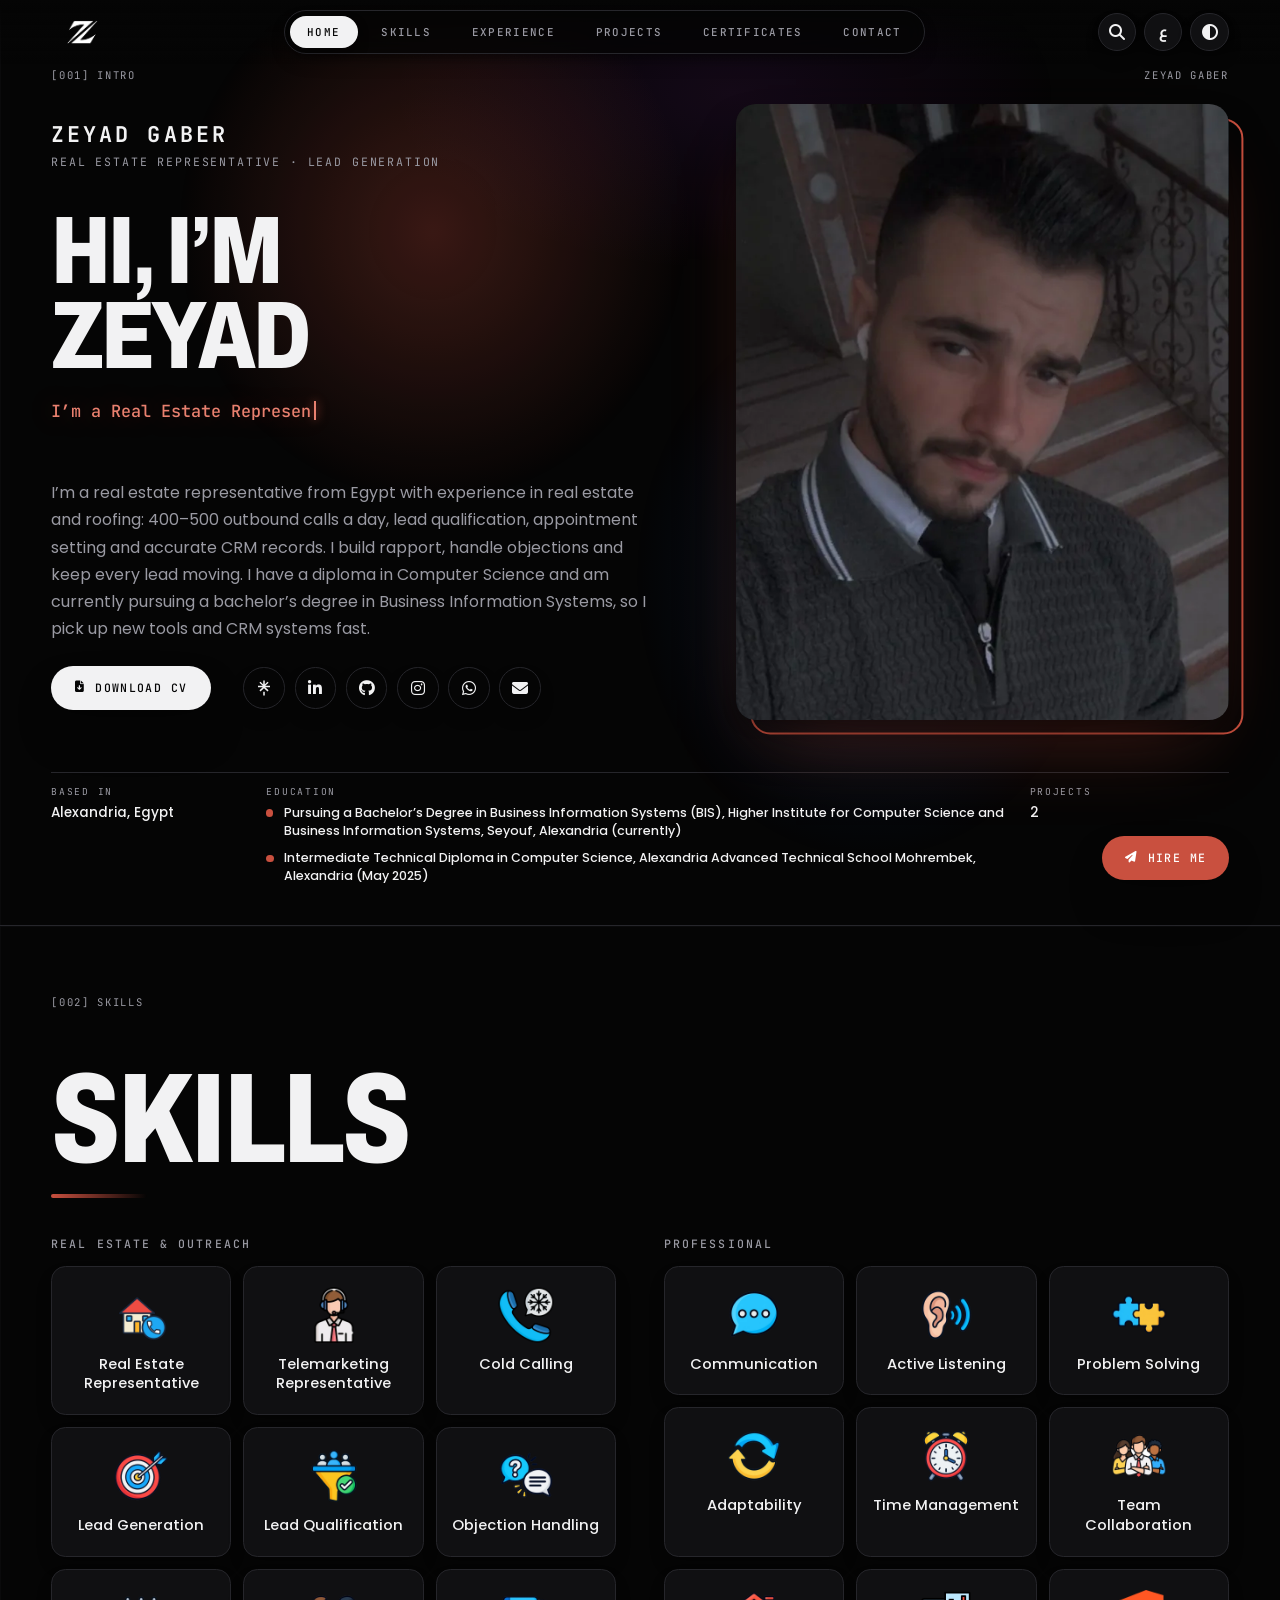
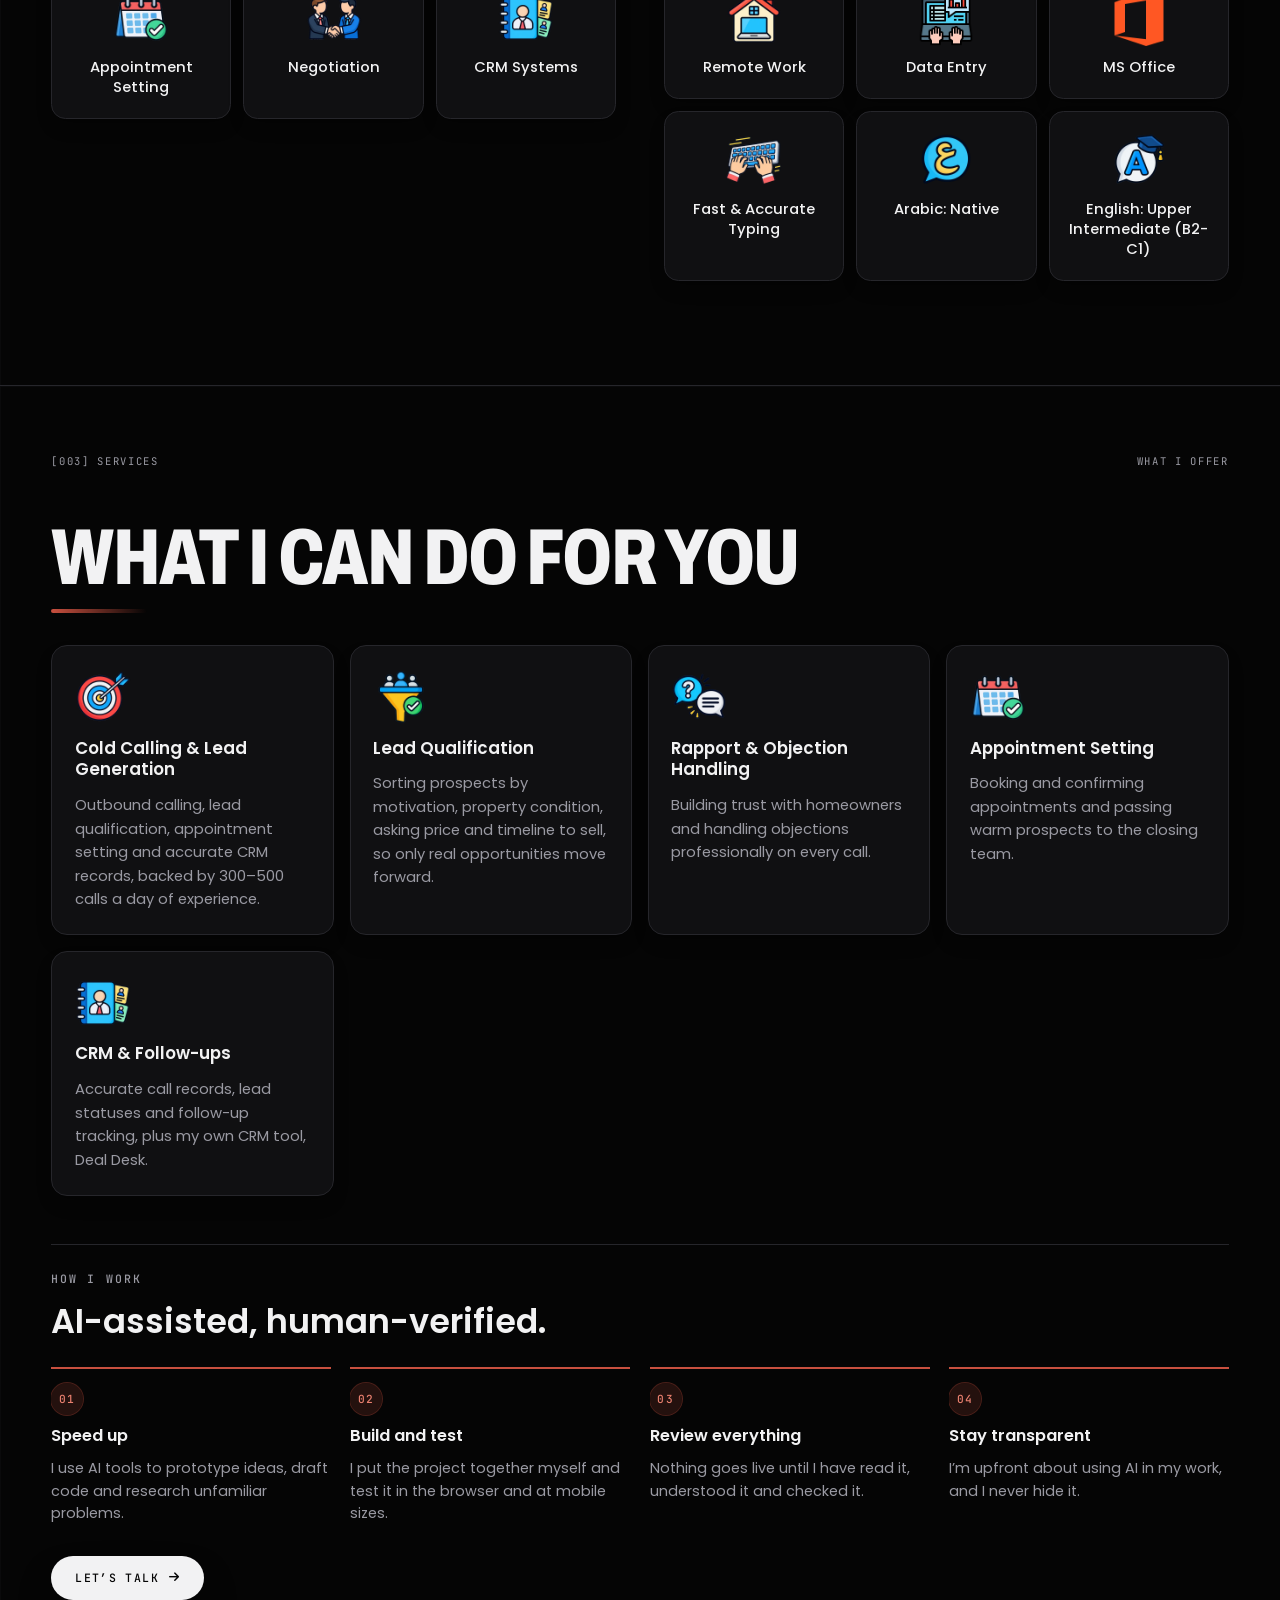
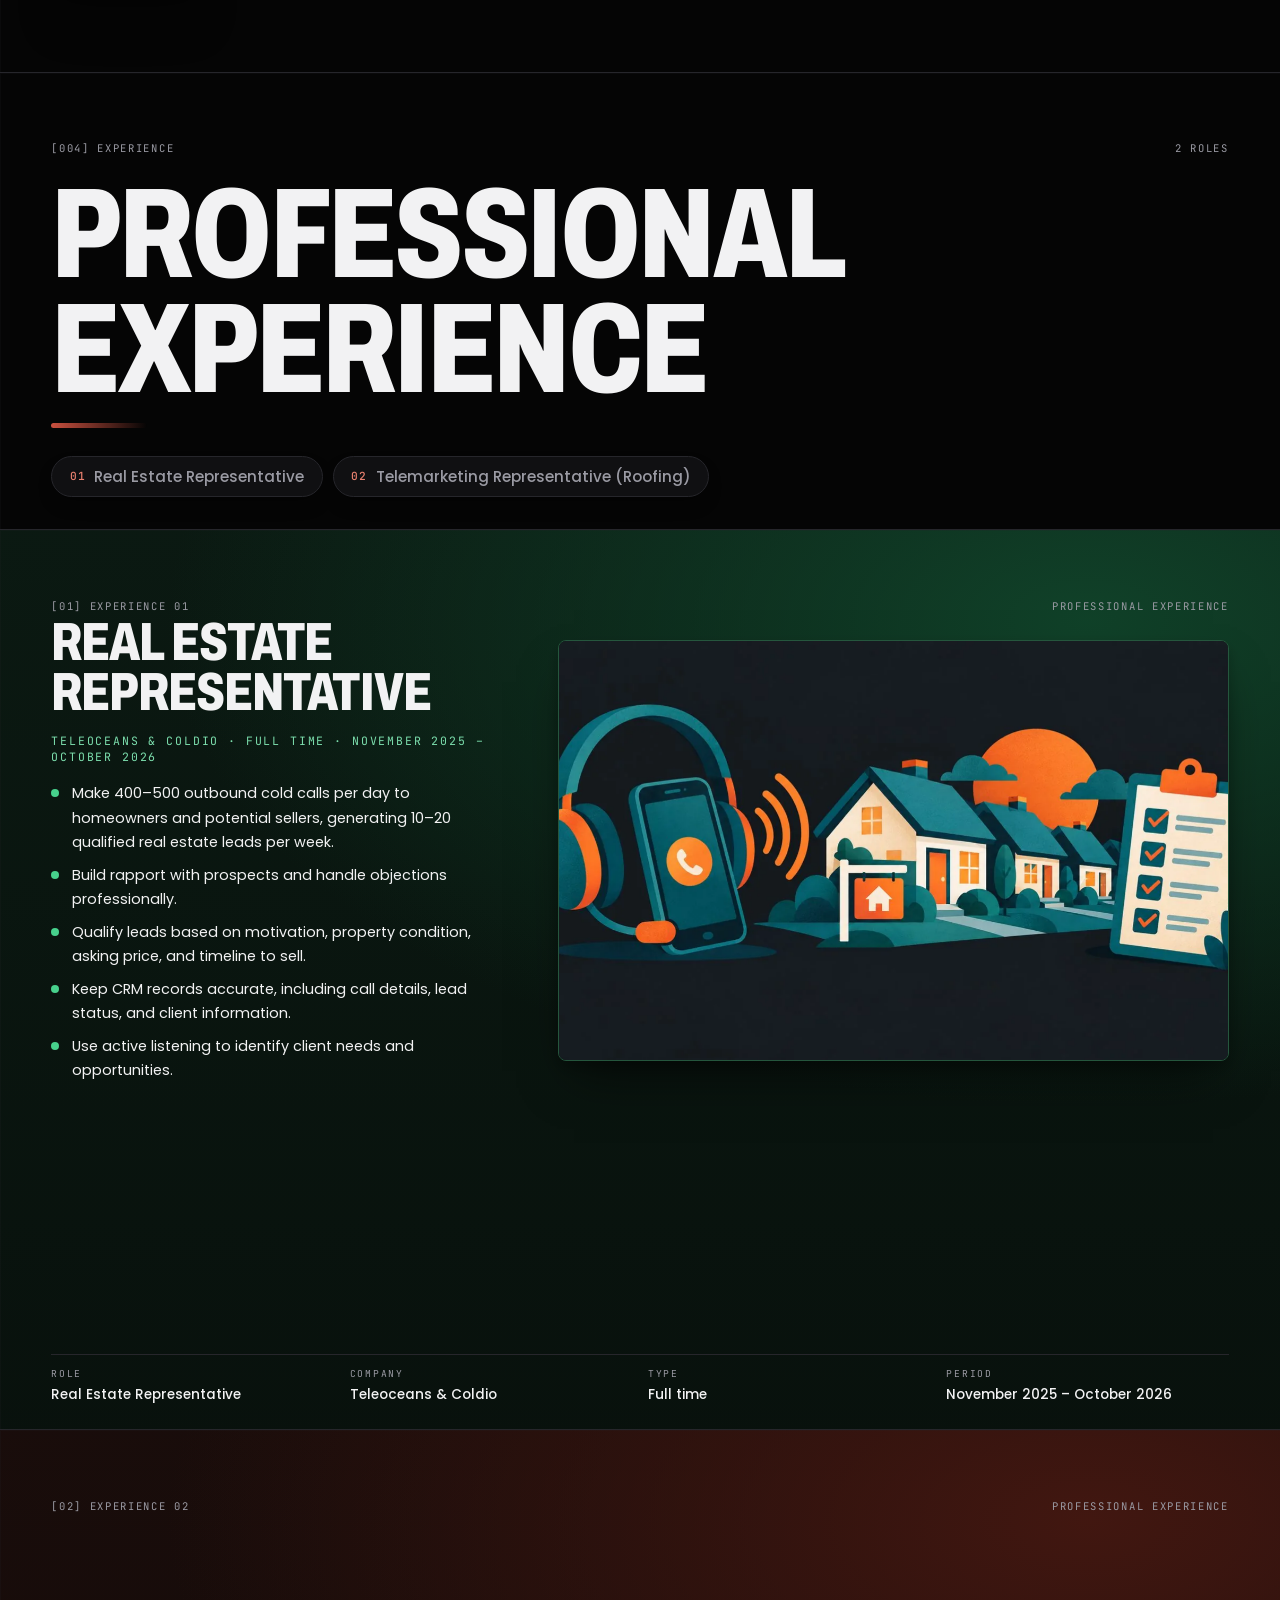
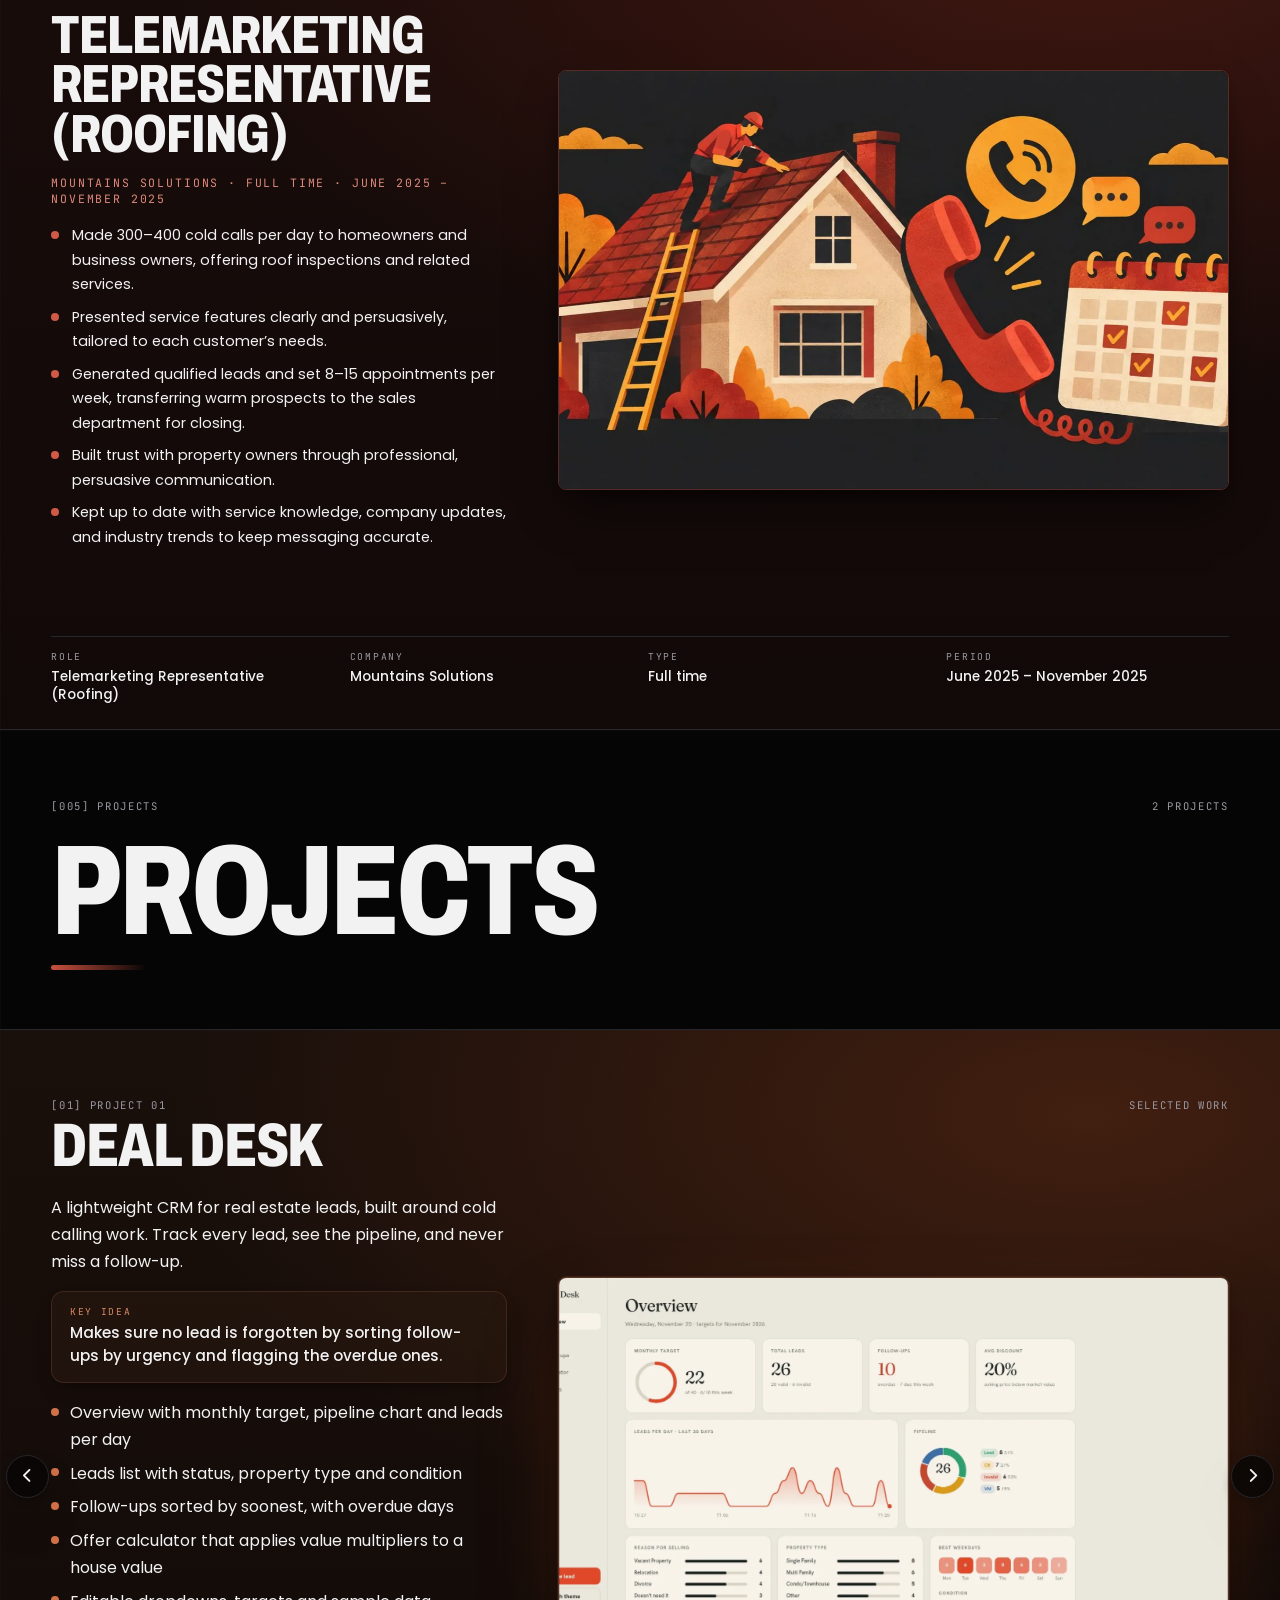
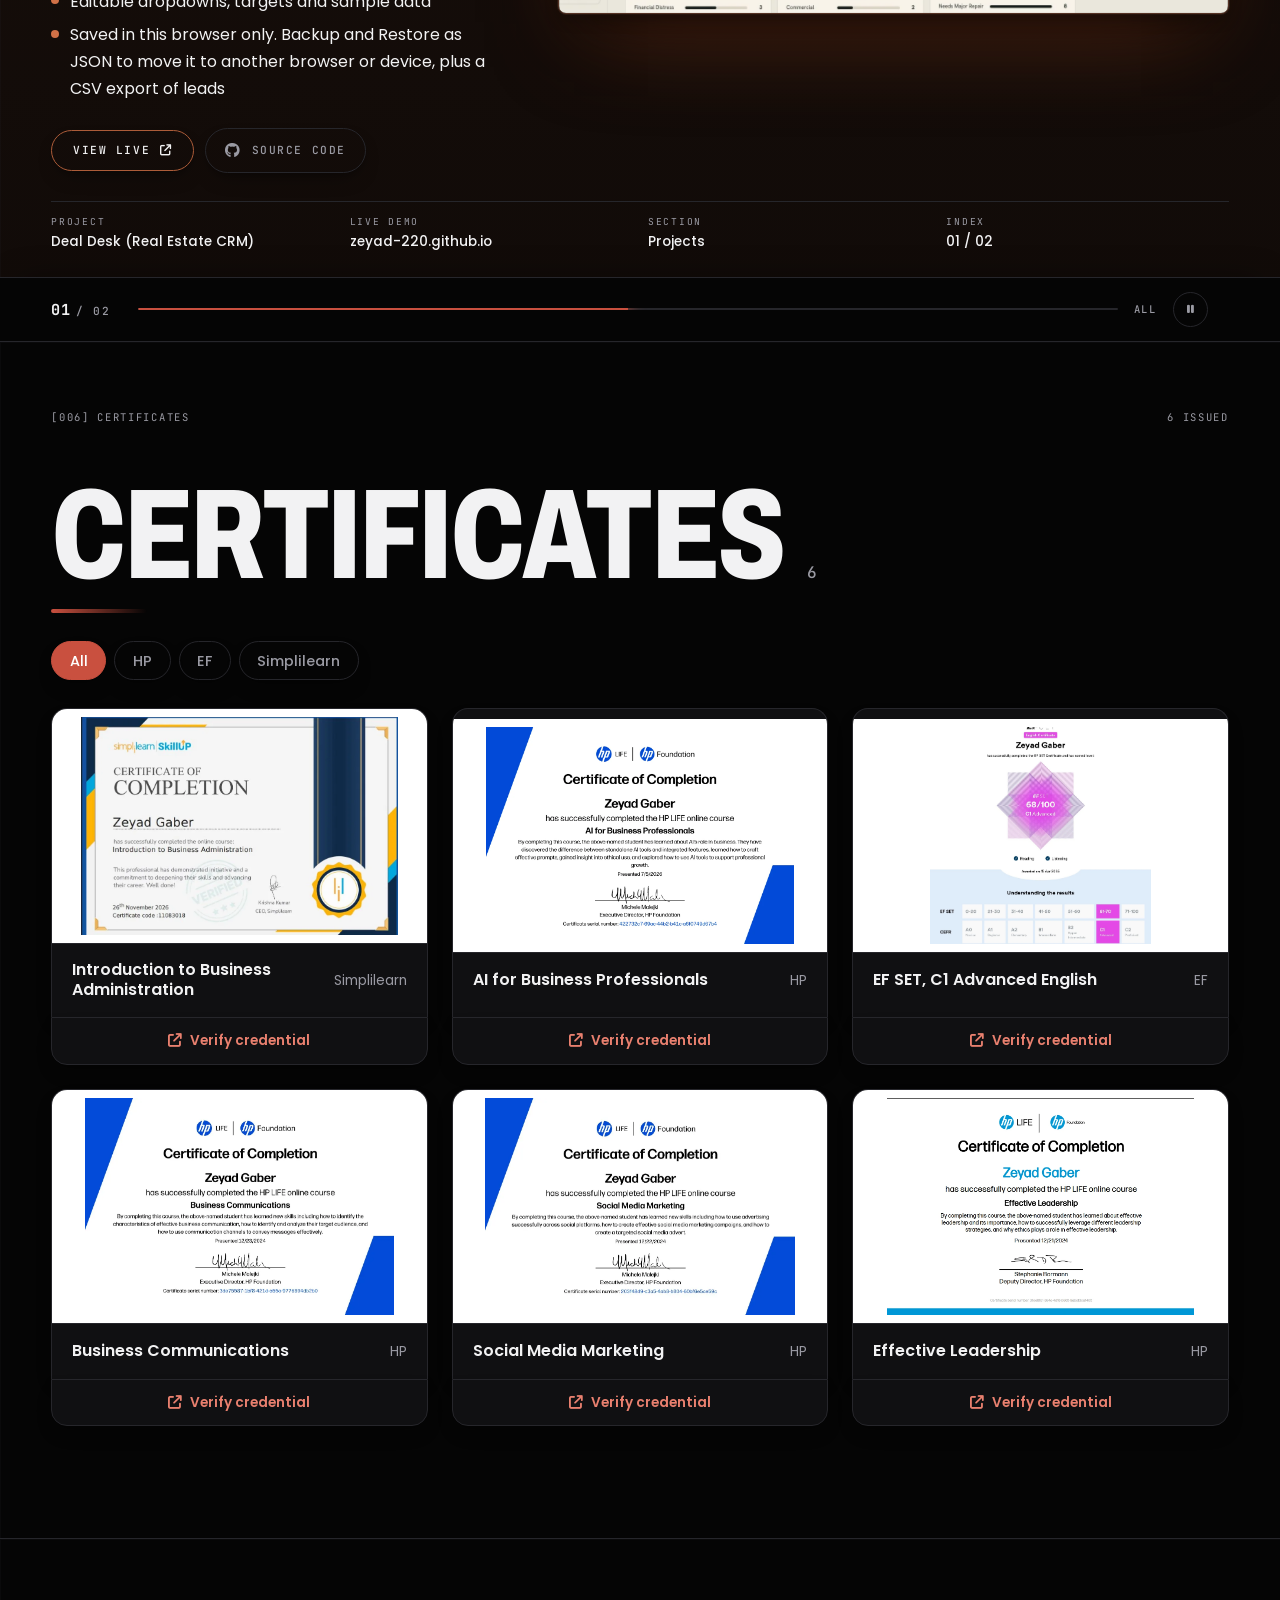
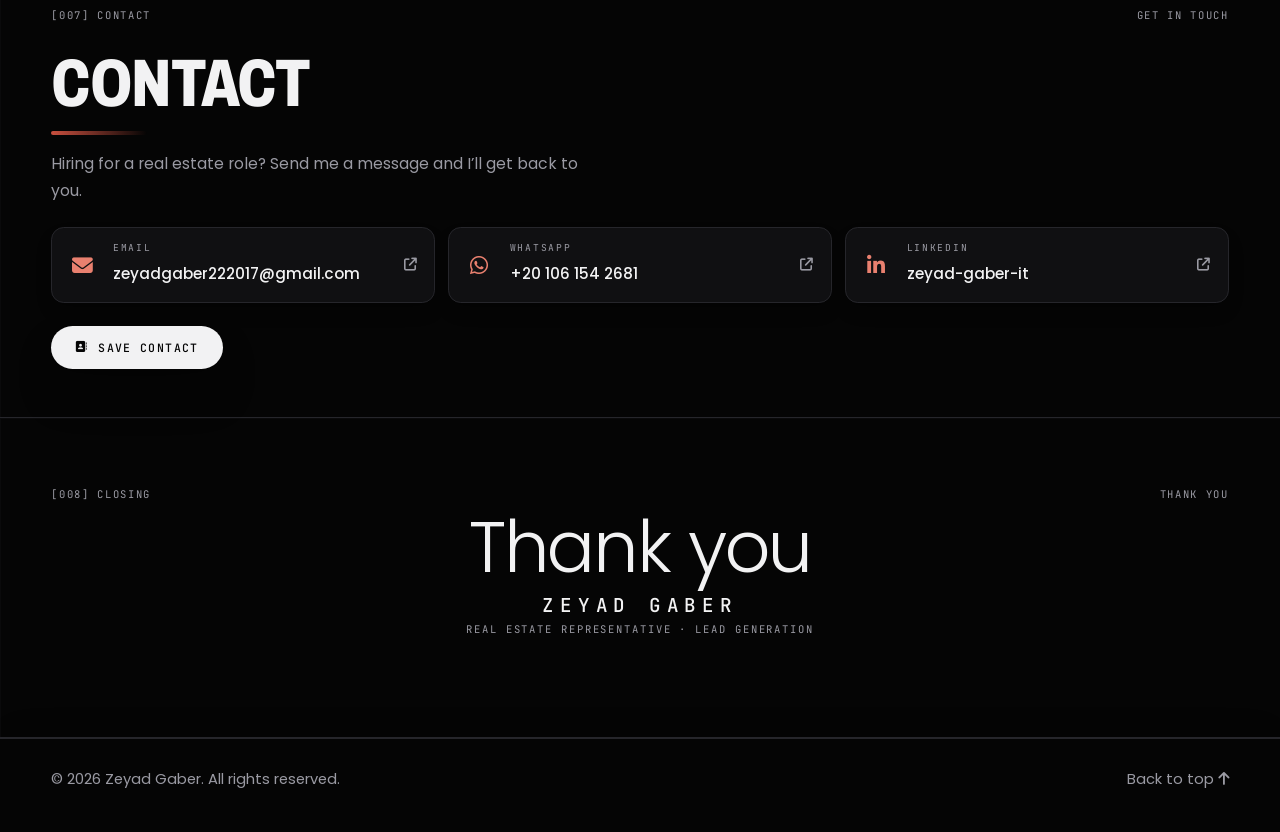
<file: re/index.html>
<!DOCTYPE html>
<html lang="en" data-theme="dark">
<head>
<meta charset="UTF-8">
<meta name="robots" content="noindex">
<meta name="viewport" content="width=device-width, initial-scale=1.0">
<title>Zeyad Gaber – Real Estate Representative</title>
<meta name="description" content="Portfolio of Zeyad Gaber: real estate representative from Egypt. Lead generation, qualification, appointment setting and CRM work.">
<link rel="canonical" href="https://zeyad-220.github.io/MyPortfolio/re/">
<meta property="og:type" content="website">
<meta property="og:site_name" content="Zeyad Gaber">
<meta property="og:url" content="https://zeyad-220.github.io/MyPortfolio/re/">
<meta property="og:title" content="Zeyad Gaber – Real Estate Representative">
<meta property="og:description" content="2 live CRM projects, real estate and roofing outreach experience and 6 certificates. Based in Alexandria, Egypt. Open to work.">
<meta property="og:image" content="https://zeyad-220.github.io/MyPortfolio/re/og-re.jpg?v=2">
<meta property="og:image:secure_url" content="https://zeyad-220.github.io/MyPortfolio/re/og-re.jpg?v=2">
<meta property="og:image:type" content="image/jpeg">
<meta property="og:locale" content="en_US">
<meta property="og:locale:alternate" content="ar_EG">
<meta property="og:image:width" content="1200">
<meta property="og:image:height" content="630">
<meta property="og:image:alt" content="Zeyad Gaber – Real Estate Representative">
<meta name="twitter:card" content="summary_large_image">
<meta name="twitter:title" content="Zeyad Gaber – Real Estate Representative">
<meta name="twitter:description" content="2 live CRM projects, real estate and roofing outreach experience and 6 certificates. Based in Alexandria, Egypt.">
<meta name="twitter:image:alt" content="Zeyad Gaber – Real Estate Representative">
<meta name="twitter:image" content="https://zeyad-220.github.io/MyPortfolio/re/og-re.jpg?v=2">
<script type="application/ld+json">
{
 "@context": "https://schema.org",
 "@graph": [
  {
   "@type": "WebSite",
   "@id": "https://zeyad-220.github.io/MyPortfolio/re/#website",
   "url": "https://zeyad-220.github.io/MyPortfolio/re/",
   "name": "Zeyad Gaber",
   "inLanguage": [
    "en",
    "ar"
   ],
   "publisher": {
    "@id": "https://zeyad-220.github.io/MyPortfolio/re/#person"
   }
  },
  {
   "@type": "ProfilePage",
   "@id": "https://zeyad-220.github.io/MyPortfolio/re/#profile",
   "url": "https://zeyad-220.github.io/MyPortfolio/re/",
   "name": "Zeyad Gaber – Real Estate Representative",
   "isPartOf": {
    "@id": "https://zeyad-220.github.io/MyPortfolio/re/#website"
   },
   "inLanguage": "en",
   "mainEntity": {
    "@id": "https://zeyad-220.github.io/MyPortfolio/re/#person"
   }
  },
  {
   "@type": "Person",
   "@id": "https://zeyad-220.github.io/MyPortfolio/re/#person",
   "name": "Zeyad Gaber",
   "alternateName": "زياد جابر",
   "url": "https://zeyad-220.github.io/MyPortfolio/re/",
   "image": "https://zeyad-220.github.io/MyPortfolio/profile-dark.webp",
   "jobTitle": [
    "Real Estate Representative",
    "Telemarketing Representative"
   ],
   "description": "real estate representative from Egypt, with a diploma in Computer Science, currently pursuing a bachelor's degree in Business Information Systems.",
   "address": {
    "@type": "PostalAddress",
    "addressLocality": "Alexandria",
    "addressCountry": "EG"
   },
   "alumniOf": {
    "@type": "EducationalOrganization",
    "name": "Alexandria Advanced Technical School Mohrembek",
    "address": {
     "@type": "PostalAddress",
     "addressLocality": "Alexandria",
     "addressCountry": "EG"
    }
   },
   "knowsAbout": [
    "Cold calling",
    "Lead generation",
    "Lead qualification",
    "Appointment setting",
    "CRM"
   ],
   "sameAs": [
    "https://www.linkedin.com/in/zeyad-gaber-it/",
    "https://github.com/zeyad-220",
    "https://www.instagram.com/callmezeyad_/",
    "https://linktr.ee/Zeyad220"
   ]
  }
 ]
}
</script>
<link rel="icon" href="../dark.png">
<link rel="preconnect" href="https://fonts.googleapis.com">
<link rel="preconnect" href="https://fonts.gstatic.com" crossorigin>
<link href="https://fonts.googleapis.com/css2?family=Archivo:wdth,wght@62..125,400..900&family=Cairo:wght@400;500;600;700;800&family=JetBrains+Mono:wght@400;500&family=Poppins:wght@400;500;600;700&display=swap" rel="stylesheet">
<link rel="stylesheet" href="https://cdnjs.cloudflare.com/ajax/libs/font-awesome/6.5.2/css/all.min.css">
<link rel="stylesheet" href="../style.css">
<script>try{var t=localStorage.getItem('theme');if(t)document.documentElement.dataset.theme=t;if(localStorage.getItem('lang')==='ar'){document.documentElement.lang='ar';document.documentElement.dir='rtl';document.write('<script src="lang-ar.js"><\/script>')}}catch(e){}</script>
<style>.pactions{display:none!important}</style>
</head>
<body>
<header class="bar">
  <a href="#home" class="brand" aria-label="Zeyad Gaber, back to top"><img class="logo logo-dark" src="../dark.png" alt="" width="532" height="327"><img class="logo logo-light" src="../light.png" alt="" width="541" height="322"></a>
  <nav id="nav" aria-label="Main">
    <a href="#home">Home</a>
    <a href="#skills">Skills</a>
    <a href="#experience" data-group="exp">Experience</a>
    <a href="#projects" data-group="project">Projects</a>
    <a href="#certificates">Certificates</a>
    <a href="#contact">Contact</a>
  </nav>
  <div class="tools">
    <button id="search" class="icon-btn" type="button" aria-label="Search the portfolio" aria-haspopup="dialog"><i class="fas fa-magnifying-glass" aria-hidden="true"></i></button>
    <button id="lang" class="icon-btn lang-btn" type="button" aria-label="Switch language to Arabic" lang="ar"><span>ع</span></button>
    <button id="theme" class="icon-btn" type="button" aria-label="Switch between dark and light theme"><i class="fas fa-circle-half-stroke" aria-hidden="true"></i></button>
    <button id="menu" class="icon-btn menu-btn" type="button" aria-label="Open menu" aria-expanded="false" aria-controls="nav"><i class="fas fa-bars" aria-hidden="true"></i></button>
  </div>
</header>
<main>
<section id="home" class="cover">
  <div class="tl"><span>[001] INTRO</span><span>ZEYAD GABER</span></div>
  <div class="intro-grid">
    <div class="cover-name"><strong>ZEYAD GABER</strong><span>REAL ESTATE REPRESENTATIVE · LEAD GENERATION</span></div>
    <figure class="cutout"><img class="p-dark" src="../profile-dark.webp" alt="Portrait of Zeyad Gaber" width="880" height="1100"><span class="light-wrap"><img class="p-light-bg" src="../profile-light.webp" alt="" aria-hidden="true" width="589" height="940"><img class="p-light" src="../profile-light.webp" alt="Portrait of Zeyad Gaber" width="880" height="1100"></span></figure>
    <div class="intro-body">
      <h1>Hi, I’m<br>Zeyad</h1>
      <p class="typing">I’m a <span id="typing">Real Estate Representative</span><span class="caret" aria-hidden="true"></span></p>
      <div class="about-text">
      <p class="bio">I’m a real estate representative from Egypt with experience in real estate and roofing: 400–500 outbound calls a day, lead qualification, appointment setting and accurate CRM records. I build rapport, handle objections and keep every lead moving. I have a diploma in Computer Science and am currently pursuing a bachelor’s degree in Business Information Systems, so I pick up new tools and CRM systems fast.</p>
      <div class="actions">
        <a class="btn" href="Zeyad-Gaber-Real-Estate-CV.pdf" target="_blank" rel="noopener"><i class="fas fa-file-arrow-down" aria-hidden="true"></i> Download CV</a>
        <ul class="social">
        <li><a href="https://linktr.ee/Zeyad220" target="_blank" rel="noopener" aria-label="Linktree"><svg viewBox="0 0 24 24" width="18" height="18" fill="currentColor" aria-hidden="true"><path d="M11 2h2v5.2l3.7-3.7 1.4 1.4L13.6 9H20v2h-6.4l4.5 4.1-1.4 1.4L12 12.2l-4.7 4.3-1.4-1.4L10.4 11H4V9h6.4L5.9 4.9l1.4-1.4L11 7.2zM11 17h2v5h-2z"/></svg></a></li>
        <li><a href="https://www.linkedin.com/in/zeyad-gaber-it/" target="_blank" rel="noopener" aria-label="LinkedIn"><i class="fa-brands fa-linkedin-in" aria-hidden="true"></i></a></li>
        <li><a href="https://github.com/zeyad-220" target="_blank" rel="noopener" aria-label="GitHub"><i class="fa-brands fa-github" aria-hidden="true"></i></a></li>
        <li><a href="https://www.instagram.com/callmezeyad_/" target="_blank" rel="noopener" aria-label="Instagram"><i class="fa-brands fa-instagram" aria-hidden="true"></i></a></li>
        <li><a href="https://wa.me/201061542681" target="_blank" rel="noopener" aria-label="WhatsApp"><i class="fa-brands fa-whatsapp" aria-hidden="true"></i></a></li>
        <li><a href="mailto:zeyadgaber222017@gmail.com" aria-label="Email"><i class="fas fa-envelope" aria-hidden="true"></i></a></li>
      </ul>
      </div>
    </div>
    </div>
  </div>
  <dl class="meta-row"><div><dt>Based in</dt><dd>Alexandria, Egypt</dd></div><div class="edu"><dt>Education</dt><dd><span>Pursuing a Bachelor’s Degree in Business Information Systems (BIS), Higher Institute for Computer Science and Business Information Systems, Seyouf, Alexandria (currently)</span><span>Intermediate Technical Diploma in Computer Science, Alexandria Advanced Technical School Mohrembek, Alexandria (May 2025)</span></dd></div><div><dt>Projects</dt><dd>2</dd></div></dl>
</section>
<section id="skills" class="skills-sec reveal">
  <div class="tl"><span>[002] SKILLS</span></div>
  <h2 class="big">Skills</h2>
  <div class="skill-groups"><div><h3>Real Estate &amp; Outreach</h3><ul class="skills"><li><img src="../Images/Pics/real-estate-cold-caller.webp" alt="" loading="lazy" width="512" height="512">Real Estate Representative</li><li><img src="../Images/Pics/tele.webp" alt="" loading="lazy" width="128" height="128">Telemarketing Representative</li><li><img src="../Images/Pics/cold.webp" alt="" loading="lazy" width="512" height="512">Cold Calling</li><li><img src="../Images/Pics/gen/target.webp" alt="" loading="lazy" width="256" height="256">Lead Generation</li><li><img src="../Images/Pics/gen/funnel.webp" alt="" loading="lazy" width="256" height="256">Lead Qualification</li><li><img src="../Images/Pics/gen/objection.webp" alt="" loading="lazy" width="256" height="256">Objection Handling</li><li><img src="../Images/Pics/gen/calendar.webp" alt="" loading="lazy" width="256" height="256">Appointment Setting</li><li><img src="../Images/Pics/gen/handshake.webp" alt="" loading="lazy" width="256" height="256">Negotiation</li><li><img src="../Images/Pics/gen/crm.webp" alt="" loading="lazy" width="256" height="256">CRM Systems</li></ul></div><div><h3>Professional</h3><ul class="skills"><li><img src="../Images/Pics/gen/communication.webp" alt="" loading="lazy" width="256" height="256">Communication</li><li><img src="../Images/Pics/gen/listening.webp" alt="" loading="lazy" width="256" height="256">Active Listening</li><li><img src="../Images/Pics/gen/puzzle.webp" alt="" loading="lazy" width="256" height="256">Problem Solving</li><li><img src="../Images/Pics/gen/adapt.webp" alt="" loading="lazy" width="256" height="256">Adaptability</li><li><img src="../Images/Pics/gen/time.webp" alt="" loading="lazy" width="256" height="256">Time Management</li><li><img src="../Images/Pics/gen/team.webp" alt="" loading="lazy" width="256" height="256">Team Collaboration</li><li><img src="../Images/Pics/gen/remote.webp" alt="" loading="lazy" width="256" height="256">Remote Work</li><li><img src="../Images/Pics/Data-entry.webp" alt="" loading="lazy" width="256" height="256">Data Entry</li><li><img src="../Images/Pics/MS OFFICE.webp" alt="" loading="lazy" width="256" height="256">MS Office</li><li><img src="../Images/Pics/gen/typing.webp" alt="" loading="lazy" width="256" height="256">Fast &amp; Accurate Typing</li><li><img src="../Images/Pics/gen/arabic.webp" alt="" loading="lazy" width="256" height="256">Arabic: Native</li><li><img src="../Images/Pics/gen/english.webp" alt="" loading="lazy" width="256" height="256">English: Upper Intermediate (B2-C1)</li></ul></div></div>
</section>
<section id="services" class="services-sec reveal">
  <div class="tl"><span>[003] SERVICES</span><span>WHAT I OFFER</span></div>
  <h2 class="big">What I can do for you</h2>
  <ul class="svc-grid">
    <li><img src="../Images/Pics/gen/target.webp" alt="" loading="lazy" width="256" height="256"><h3>Cold Calling &amp; Lead Generation</h3><p>Outbound calling, lead qualification, appointment setting and accurate CRM records, backed by 300–500 calls a day of experience.</p></li>
    <li><img src="../Images/Pics/gen/funnel.webp" alt="" loading="lazy" width="256" height="256"><h3>Lead Qualification</h3><p>Sorting prospects by motivation, property condition, asking price and timeline to sell, so only real opportunities move forward.</p></li>
    <li><img src="../Images/Pics/gen/objection.webp" alt="" loading="lazy" width="256" height="256"><h3>Rapport &amp; Objection Handling</h3><p>Building trust with homeowners and handling objections professionally on every call.</p></li>
    <li><img src="../Images/Pics/gen/calendar.webp" alt="" loading="lazy" width="256" height="256"><h3>Appointment Setting</h3><p>Booking and confirming appointments and passing warm prospects to the closing team.</p></li>
    <li><img src="../Images/Pics/gen/crm.webp" alt="" loading="lazy" width="256" height="256"><h3>CRM &amp; Follow-ups</h3><p>Accurate call records, lead statuses and follow-up tracking, plus my own CRM tool, Deal Desk.</p></li>
  </ul>
  <div class="how">
    <h3>How I work</h3>
    <p class="how-lead">AI-assisted, human-verified.</p>
    <ul class="how-steps">
      <li><b>01</b><strong>Speed up</strong><span>I use AI tools to prototype ideas, draft code and research unfamiliar problems.</span></li>
      <li><b>02</b><strong>Build and test</strong><span>I put the project together myself and test it in the browser and at mobile sizes.</span></li>
      <li><b>03</b><strong>Review everything</strong><span>Nothing goes live until I have read it, understood it and checked it.</span></li>
      <li><b>04</b><strong>Stay transparent</strong><span>I’m upfront about using AI in my work, and I never hide it.</span></li>
    </ul>
    <a class="btn svc-cta" href="#contact">Let’s talk <i class="fas fa-arrow-right" aria-hidden="true"></i></a>
  </div>
</section>
<section id="experience" class="exp-intro reveal"><div class="tl"><span>[004] EXPERIENCE</span><span>2 ROLES</span></div><h2 class="big">Professional Experience</h2>  <ul class="jchips"><li><a class="jchip" style="--i:0" href="#e01"><b>01</b>Real Estate Representative</a></li><li><a class="jchip" style="--i:1" href="#e02"><b>02</b>Telemarketing Representative (Roofing)</a></li></ul>
  <div class="jdrop"><button type="button" class="jbtn" aria-expanded="false"><i class="jarr">&#8595;</i><span>Jump to a role</span><svg class="chev" width="14" height="14" viewBox="0 0 14 14" fill="none" stroke="currentColor" stroke-width="1.8" stroke-linecap="round" stroke-linejoin="round"><path d="M3 5l4 4 4-4"/></svg></button><ul class="jgrid"><li><a class="jtile" style="--i:0" href="#e01"><b>01</b><span>Real Estate Representative</span></a></li><li><a class="jtile" style="--i:1" href="#e02"><b>02</b><span>Telemarketing Representative (Roofing)</span></a></li></ul></div>
</section>
<section class="project exp reveal" id="e01" style="--h:150">
  <div class="tl"><span>[01] EXPERIENCE 01</span><span>PROFESSIONAL EXPERIENCE</span></div>
  <div class="p-grid">
    <div class="p-copy">
      <h2>Real Estate Representative</h2>
      <p class="sub">Teleoceans &amp; Coldio · Full time · November 2025 – October 2026</p>
      <ul class="bul"><li>Make 400–500 outbound cold calls per day to homeowners and potential sellers, generating 10–20 qualified real estate leads per week.</li><li>Build rapport with prospects and handle objections professionally.</li><li>Qualify leads based on motivation, property condition, asking price, and timeline to sell.</li><li>Keep CRM records accurate, including call details, lead status, and client information.</li><li>Use active listening to identify client needs and opportunities.</li></ul>
    </div>
    <div class="shot"><img src="../Images/Exp/realestate.webp" alt="Illustration: Real estate cold calling and lead generation" loading="lazy" width="1400" height="788"></div>
  </div>
  <dl class="meta-row"><div><dt>Role</dt><dd>Real Estate Representative</dd></div><div><dt>Company</dt><dd>Teleoceans &amp; Coldio</dd></div><div><dt>Type</dt><dd>Full time</dd></div><div><dt>Period</dt><dd>November 2025 – October 2026</dd></div></dl>
</section>
<section class="project exp reveal" id="e02" style="--h:8">
  <div class="tl"><span>[02] EXPERIENCE 02</span><span>PROFESSIONAL EXPERIENCE</span></div>
  <div class="p-grid">
    <div class="p-copy">
      <h2>Telemarketing Representative (Roofing)</h2>
      <p class="sub">Mountains Solutions · Full time · June 2025 – November 2025</p>
      <ul class="bul"><li>Made 300–400 cold calls per day to homeowners and business owners, offering roof inspections and related services.</li><li>Presented service features clearly and persuasively, tailored to each customer’s needs.</li><li>Generated qualified leads and set 8–15 appointments per week, transferring warm prospects to the sales department for closing.</li><li>Built trust with property owners through professional, persuasive communication.</li><li>Kept up to date with service knowledge, company updates, and industry trends to keep messaging accurate.</li></ul>
    </div>
    <div class="shot"><img src="../Images/Exp/roofing.webp" alt="Illustration: Roofing telemarketing and appointment setting" loading="lazy" width="1400" height="788"></div>
  </div>
  <dl class="meta-row"><div><dt>Role</dt><dd>Telemarketing Representative (Roofing)</dd></div><div><dt>Company</dt><dd>Mountains Solutions</dd></div><div><dt>Type</dt><dd>Full time</dd></div><div><dt>Period</dt><dd>June 2025 – November 2025</dd></div></dl>
</section>
<section id="projects" class="exp-intro reveal"><div class="tl"><span>[005] PROJECTS</span><span>2 PROJECTS</span></div><h2 class="big">Projects</h2> <div class="pcontrols">
    <div class="pactions">
      <button class="pview" id="pview" type="button" aria-pressed="false"><i class="fas fa-table-cells-large" aria-hidden="true"></i><span>Show all projects</span></button>
      <div class="jdrop pjump"><button type="button" class="jbtn" aria-expanded="false"><i class="jarr">&#8595;</i><span>Jump to a project</span><svg class="chev" width="14" height="14" viewBox="0 0 14 14" fill="none" stroke="currentColor" stroke-width="1.8" stroke-linecap="round" stroke-linejoin="round"><path d="M3 5l4 4 4-4"/></svg></button><ul class="jgrid"><li><a class="jtile" style="--i:0" href="#p01"><b>01</b><span>Deal Desk</span></a></li><li><a class="jtile" style="--i:1" href="#p02"><b>02</b><span>RoofTrack</span></a></li></ul></div>
    </div>
  </div>
</section>
<div class="pslider" id="pslider" role="region" aria-roledescription="carousel" aria-label="Projects">
  <div class="pviewport">
    <div class="ptrack">
<section class="project pslide" id="p01" data-cat="re" style="--h:18">
  <div class="tl"><span>[01] PROJECT 01</span><span>SELECTED WORK</span></div>
  <div class="p-grid">
    <div class="p-copy">
      <h2>Deal Desk</h2>
      <p class="p-desc">A lightweight CRM for real estate leads, built around cold calling work. Track every lead, see the pipeline, and never miss a follow-up.</p><p class="p-key"><b>Key idea</b>Makes sure no lead is forgotten by sorting follow-ups by urgency and flagging the overdue ones.</p><ul class="p-feat"><li>Overview with monthly target, pipeline chart and leads per day</li><li>Leads list with status, property type and condition</li><li>Follow-ups sorted by soonest, with overdue days</li><li>Offer calculator that applies value multipliers to a house value</li><li>Editable dropdowns, targets and sample data</li><li>Saved in this browser only. Backup and Restore as JSON to move it to another browser or device, plus a CSV export of leads</li></ul>
      <div class="p-actions"><a class="open" href="https://zeyad-220.github.io/RealEstateCRM/" target="_blank" rel="noopener">View live <i class="fas fa-arrow-up-right-from-square" aria-hidden="true"></i></a><a class="open gh" href="https://github.com/zeyad-220/RealEstateCRM" target="_blank" rel="noopener" aria-label="Open the source code on GitHub"><i class="fa-brands fa-github" aria-hidden="true"></i> Source code</a></div>
    </div>
    <a class="shot" href="https://zeyad-220.github.io/RealEstateCRM/" target="_blank" rel="noopener" aria-label="Open Deal Desk"><img src="../Images/projects/Deal-Desk-CRM.webp" alt="Deal Desk screenshot" loading="lazy" width="1920" height="855"></a>
  </div>
  <dl class="meta-row"><div><dt>Project</dt><dd>Deal Desk (Real Estate CRM)</dd></div><div><dt>Live demo</dt><dd>zeyad-220.github.io</dd></div><div><dt>Section</dt><dd>Projects</dd></div><div><dt>Index</dt><dd>01 / 02</dd></div></dl>
</section>
<section class="project pslide" id="p02" data-cat="re" style="--h:18">
  <div class="tl"><span>[02] PROJECT 02</span><span>SELECTED WORK</span></div>
  <div class="p-grid">
    <div class="p-copy">
      <h2>RoofTrack</h2>
      <p class="p-desc">A CRM and appointment scheduler for roofing leads. Keep every lead in one place and book inspections and estimates on a weekly schedule.</p><p class="p-key"><b>Key idea</b>Links the lead list to a weekly schedule, so a slot can't be booked twice and every follow-up stays visible.</p><ul class="p-feat"><li>Dashboard with booked appointments, follow-ups due, jobs won, pipeline and roof condition</li><li>Leads as cards or a table, with owner, mobile, address, roof age, condition and problems</li><li>Weekly schedule grid with booked and free slots, and double-booking blocked</li><li>Appointment types: Inspection, Estimate, Repair Quote and Follow-up Visit</li><li>Follow-up dates with overdue days</li><li>Arabic and English with right-to-left layout, plus dark and light theme</li><li>Saved in this browser only. Backup and Restore as JSON to move it to another browser or device, plus a CSV export of leads</li></ul>
      <div class="p-actions"><a class="open" href="https://zeyad-220.github.io/RoofTrack/" target="_blank" rel="noopener">View live <i class="fas fa-arrow-up-right-from-square" aria-hidden="true"></i></a><a class="open gh" href="https://github.com/zeyad-220/RoofTrack" target="_blank" rel="noopener" aria-label="Open the source code on GitHub"><i class="fa-brands fa-github" aria-hidden="true"></i> Source code</a></div>
    </div>
    <a class="shot" href="https://zeyad-220.github.io/RoofTrack/" target="_blank" rel="noopener" aria-label="Open RoofTrack"><img src="../Images/projects/RoofTrack.webp" alt="RoofTrack screenshot" loading="lazy" width="1920" height="855"></a>
  </div>
  <dl class="meta-row"><div><dt>Project</dt><dd>RoofTrack (Roofing CRM)</dd></div><div><dt>Live demo</dt><dd>zeyad-220.github.io</dd></div><div><dt>Section</dt><dd>Projects</dd></div><div><dt>Index</dt><dd>02 / 02</dd></div></dl>
</section>
    </div>
  </div>
  <button class="parrow pprev" type="button" aria-label="Previous project"><i class="fas fa-chevron-left" aria-hidden="true"></i></button>
  <button class="parrow pnext" type="button" aria-label="Next project"><i class="fas fa-chevron-right" aria-hidden="true"></i></button>
  <div class="pbar">
    <span class="pcount"><b>01</b><span class="ptot">/ 02</span></span>
    <div class="pprogress" aria-hidden="true"><span></span></div>
    <span class="pcat">All</span>
    <button class="ppause" type="button" aria-label="Pause slideshow" aria-pressed="false"><i class="fas fa-pause" aria-hidden="true"></i></button>
  </div>
</div>
<section id="certificates" class="certs-sec reveal">
  <div class="tl"><span>[006] CERTIFICATES</span><span>6 ISSUED</span></div>
  <h2 class="big">Certificates <span class="count">6</span></h2>
  <div class="chips" role="group" aria-label="Filter certificates by issuer">
    <button type="button" class="chip" data-f="all" aria-pressed="true">All</button>
    <button type="button" class="chip" data-f="HP" aria-pressed="false">HP</button>
    <button type="button" class="chip" data-f="EF" aria-pressed="false">EF</button>
    <button type="button" class="chip" data-f="Simplilearn" aria-pressed="false">Simplilearn</button>
  </div>
  <ul class="grid certs" id="certs">
    <li data-i="Simplilearn"><button type="button"><img src="../Images/Certificates/Simplilearn Business Administration.webp" alt="" loading="lazy" width="921" height="630"><span class="meta"><strong>Introduction to Business Administration</strong><small>Simplilearn</small></span></button><a class="cv" href="https://www.simplilearn.com/skillup-certificate-landing?token=eyJjb3Vyc2VfaWQiOiI1NTEyIiwiY2VydGlmaWNhdGVfdXJsIjoiaHR0cHM6XC9cL2NlcnRpZmljYXRlcy5zaW1wbGljZG4ubmV0XC9zaGFyZVwvMTEwODMwMThfMTA3MTM4MjZfMTc5NTY3NzE3Mjc1NS5wbmciLCJ1c2VybmFtZSI6IlpleWFkIEdhYmVyIn0%3D&amp;referrer=https%3A%2F%2Flms.simplilearn.com%2Fcourses%2F8555%2FIntroduction-to-Business-Administration%2Fcertificate%2Fdownload-skillup&amp;%24web_only=true" target="_blank" rel="noopener"><i class="fa-solid fa-arrow-up-right-from-square" aria-hidden="true"></i> Verify credential</a></li>
    <li data-i="HP"><button type="button"><img src="../Images/Certificates/Ai for b.webp" alt="" loading="lazy" width="1046" height="737"><span class="meta"><strong>AI for Business Professionals</strong><small>HP</small></span></button><a class="cv" href="https://www.life-global.org/certificate/422732c7-69ac-44b2-b41c-a6f0749d67b4" target="_blank" rel="noopener"><i class="fa-solid fa-arrow-up-right-from-square" aria-hidden="true"></i> Verify credential</a></li>
    <li data-i="EF"><button type="button"><img src="../Images/Certificates/EF.webp" alt="" loading="lazy" width="1242" height="1221"><span class="meta"><strong>EF SET, C1 Advanced English</strong><small>EF</small></span></button><a class="cv" href="https://cert.efset.org/CpK8F9" target="_blank" rel="noopener"><i class="fa-solid fa-arrow-up-right-from-square" aria-hidden="true"></i> Verify credential</a></li>
    <li data-i="HP"><button type="button"><img src="../Images/Certificates/Business Communications.webp" alt="" loading="lazy" width="1045" height="732"><span class="meta"><strong>Business Communications</strong><small>HP</small></span></button><a class="cv" href="https://www.life-global.org/certificate/3de75587-1bf8-421d-a55a-9776894db2b0" target="_blank" rel="noopener"><i class="fa-solid fa-arrow-up-right-from-square" aria-hidden="true"></i> Verify credential</a></li>
    <li data-i="HP"><button type="button"><img src="../Images/Certificates/Social Media Marketing.webp" alt="" loading="lazy" width="1047" height="732"><span class="meta"><strong>Social Media Marketing</strong><small>HP</small></span></button><a class="cv" href="https://www.life-global.org/certificate/203f48d9-c3a5-4ab8-b804-60bf6e5ce59c" target="_blank" rel="noopener"><i class="fa-solid fa-arrow-up-right-from-square" aria-hidden="true"></i> Verify credential</a></li>
    <li data-i="HP"><button type="button"><img src="../Images/Certificates/Effective Leadership.webp" alt="" loading="lazy" width="1140" height="805"><span class="meta"><strong>Effective Leadership</strong><small>HP</small></span></button><a class="cv" href="https://www.life-global.org/certificate/31ee8fa1-364c-4d18-b605-9abcf3ca1405" target="_blank" rel="noopener"><i class="fa-solid fa-arrow-up-right-from-square" aria-hidden="true"></i> Verify credential</a></li>
  </ul>
</section>
<section id="contact" class="contact-sec reveal">
  <div class="tl"><span>[007] CONTACT</span><span>GET IN TOUCH</span></div>
  <h2 class="big">Contact</h2>
  <p class="contact-lead">Hiring for a real estate role? Send me a message and I’ll get back to you.</p>
  <ul class="contact-list">
    <li><a href="mailto:zeyadgaber222017@gmail.com"><i class="fas fa-envelope" aria-hidden="true"></i><span><small>Email</small><strong>zeyadgaber222017@gmail.com</strong></span><i class="fas fa-arrow-up-right-from-square go" aria-hidden="true"></i></a></li>
    <li><a href="https://wa.me/201061542681" target="_blank" rel="noopener"><i class="fa-brands fa-whatsapp" aria-hidden="true"></i><span><small>WhatsApp</small><strong dir="ltr">+20 106 154 2681</strong></span><i class="fas fa-arrow-up-right-from-square go" aria-hidden="true"></i></a></li>
    <li><a href="https://www.linkedin.com/in/zeyad-gaber-it/" target="_blank" rel="noopener"><i class="fa-brands fa-linkedin-in" aria-hidden="true"></i><span><small>LinkedIn</small><strong>zeyad-gaber-it</strong></span><i class="fas fa-arrow-up-right-from-square go" aria-hidden="true"></i></a></li>
  </ul>
  <p class="vcard-row"><button id="vcard" class="btn" type="button"><i class="fas fa-address-book" aria-hidden="true"></i> Save contact</button></p>
</section>
<section class="thanks">
  <div class="tl"><span>[008] CLOSING</span><span>THANK YOU</span></div>
  <p class="thx">Thank you</p>
  <p class="who">ZEYAD GABER</p>
  <p class="role">REAL ESTATE REPRESENTATIVE · LEAD GENERATION</p>
  <ul class="social">
        <li><a href="https://linktr.ee/Zeyad220" target="_blank" rel="noopener" aria-label="Linktree"><svg viewBox="0 0 24 24" width="18" height="18" fill="currentColor" aria-hidden="true"><path d="M11 2h2v5.2l3.7-3.7 1.4 1.4L13.6 9H20v2h-6.4l4.5 4.1-1.4 1.4L12 12.2l-4.7 4.3-1.4-1.4L10.4 11H4V9h6.4L5.9 4.9l1.4-1.4L11 7.2zM11 17h2v5h-2z"/></svg></a></li>
        <li><a href="https://www.linkedin.com/in/zeyad-gaber-it/" target="_blank" rel="noopener" aria-label="LinkedIn"><i class="fa-brands fa-linkedin-in" aria-hidden="true"></i></a></li>
        <li><a href="https://github.com/zeyad-220" target="_blank" rel="noopener" aria-label="GitHub"><i class="fa-brands fa-github" aria-hidden="true"></i></a></li>
        <li><a href="https://www.instagram.com/callmezeyad_/" target="_blank" rel="noopener" aria-label="Instagram"><i class="fa-brands fa-instagram" aria-hidden="true"></i></a></li>
        <li><a href="https://wa.me/201061542681" target="_blank" rel="noopener" aria-label="WhatsApp"><i class="fa-brands fa-whatsapp" aria-hidden="true"></i></a></li>
        <li><a href="mailto:zeyadgaber222017@gmail.com" aria-label="Email"><i class="fas fa-envelope" aria-hidden="true"></i></a></li>
      </ul>
</section>
</main>
<footer><p>© <span id="year">2026</span> Zeyad Gaber. All rights reserved.</p><a href="#home">Back to top <i class="fas fa-arrow-up" aria-hidden="true"></i></a></footer>
<button id="totop" class="totop" type="button" aria-label="Back to top"><svg viewBox="0 0 48 48" aria-hidden="true"><circle class="trk" cx="24" cy="24" r="21"/><circle class="prg" cx="24" cy="24" r="21"/></svg><i class="fas fa-arrow-up" aria-hidden="true"></i></button>
<div id="toast" class="toast" role="status" aria-live="polite"></div>
<a id="hire" class="hire" href="#contact"><i class="fas fa-paper-plane" aria-hidden="true"></i> Hire me</a>
<dialog id="lightbox" aria-label="Certificate preview">
  <button type="button" class="icon-btn close" aria-label="Close preview"><i class="fas fa-xmark" aria-hidden="true"></i></button>
  <img id="lb-img" alt=""><p id="lb-cap"></p>
</dialog>
<dialog id="palette" class="palette" aria-label="Search the portfolio">
  <div class="pal-box">
    <div class="pal-head"><i class="fas fa-magnifying-glass" aria-hidden="true"></i><input id="pal-q" type="text" role="combobox" aria-expanded="true" aria-controls="pal-list" aria-autocomplete="list" autocomplete="off" autocapitalize="off" spellcheck="false" enterkeyhint="go"><kbd>Esc</kbd></div>
    <ul id="pal-list" class="pal-list" role="listbox"></ul>
    <div id="pal-foot" class="pal-foot" aria-hidden="true"></div>
  </div>
</dialog>
<script src="script.js"></script>
</body>
</html>
</file>
<file: style.css>
:root{--bg:#050505;--surface:#101012;--line:#26262b;--text:#f2f2f3;--mute:#9a9aa3;--accent:#c9503f;--accent-text:#e9806f;--on-accent:#fff;--mono:'JetBrains Mono',ui-monospace,Menlo,monospace;--disp:'Archivo',Impact,'Arial Narrow',sans-serif;--font:'Poppins',system-ui,'Segoe UI',sans-serif;--bar:4rem;--pad:clamp(1.25rem,4vw,3.25rem);--giant:#d6d6d8;--hue:10}
:root[data-theme="light"]{--bg:#f1f0ee;--surface:#fff;--line:#d9d8d4;--text:#111;--mute:#5a5a62;--accent:#a63d3d;--accent-text:#a63d3d;--giant:#1c1c1e}
*,*::before,*::after{box-sizing:border-box}
html{scroll-behavior:smooth;scroll-padding-top:calc(var(--bar) + 1rem);color-scheme:dark}
html[data-theme="light"]{color-scheme:light}
body{margin:0;background:var(--bg);color:var(--text);font:400 1rem/1.7 var(--font);-webkit-font-smoothing:antialiased;transition:background .3s,color .3s}
img{max-width:100%;display:block}
a{color:inherit;text-decoration:none}
ul{list-style:none;margin:0;padding:0}
dl,dd,dt{margin:0}
:focus-visible{outline:3px solid var(--accent-text);outline-offset:3px;border-radius:4px}
button{font:inherit;color:inherit;cursor:pointer}
.bar{position:fixed;inset:0 0 auto;z-index:30;height:var(--bar);display:flex;align-items:center;justify-content:space-between;padding:0 var(--pad);background:linear-gradient(var(--bg),transparent)}
.logo{height:2.3rem;width:auto}
.logo-light,:root[data-theme="light"] .logo-dark{display:none}
:root[data-theme="light"] .logo-light{display:block}
nav{display:flex;gap:.35rem;padding:.3rem;border:1px solid var(--line);border-radius:2rem;background:color-mix(in srgb,var(--bg) 70%,transparent);backdrop-filter:blur(10px);font:500 .68rem/1 var(--mono);letter-spacing:.12em;text-transform:uppercase}
nav a{padding:.65rem 1.1rem;border-radius:2rem;color:var(--mute);transition:color .25s,background .25s}
nav a:hover{color:var(--text)}
nav a.on{background:var(--text);color:var(--bg)}
.tools{display:flex;gap:.5rem}
.icon-btn{width:2.4rem;height:2.4rem;border-radius:50%;border:1px solid var(--line);background:var(--surface);display:grid;place-items:center;transition:border-color .2s}
.icon-btn:hover{border-color:var(--accent)}
.menu-btn{display:none}
main{overflow-x:clip}
section{position:relative;min-height:100vh;min-height:100svh;padding:calc(var(--bar) + 2.5rem) var(--pad) 6.5rem;display:flex;flex-direction:column;justify-content:center;border-bottom:1px solid var(--line)}
section::before{content:"";position:absolute;inset:0;background-image:linear-gradient(var(--line) 1px,transparent 1px),linear-gradient(90deg,var(--line) 1px,transparent 1px);background-size:25% 100%,100% 25%;opacity:.18;pointer-events:none}
.tl{position:absolute;top:calc(var(--bar) + .4rem);left:var(--pad);right:var(--pad);display:flex;justify-content:space-between;font:400 .66rem/1 var(--mono);letter-spacing:.16em;color:var(--mute)}
.meta-row{position:absolute;left:var(--pad);right:var(--pad);bottom:1.6rem;display:grid;grid-template-columns:repeat(4,1fr);gap:1rem;padding-top:.9rem;border-top:1px solid var(--line)}
.meta-row dt{font:400 .6rem/1 var(--mono);letter-spacing:.18em;text-transform:uppercase;color:var(--mute);margin-bottom:.45rem}
.meta-row dd{font:500 .85rem/1.3 var(--font)}
h1,h2,h3{line-height:1;margin:0}
h2.big{font:800 clamp(3rem,10vw,8rem)/.9 var(--disp);font-stretch:75%;text-transform:uppercase;letter-spacing:-.02em;margin:0 0 2.5rem}
h3{font:500 .72rem/1 var(--mono);letter-spacing:.18em;text-transform:uppercase;color:var(--mute);margin-bottom:1rem}
.count{font:500 1rem/1 var(--mono);color:var(--mute);margin-left:.5rem;letter-spacing:0}

.cover{align-items:center;text-align:center;overflow:hidden;padding-bottom:7rem}
.giant{z-index:1;position:absolute;left:var(--pad);top:44%;transform:translateY(-50%);font:900 clamp(5rem,23vw,22rem)/.8 var(--disp);font-stretch:62%;letter-spacing:-.02em;color:var(--giant);opacity:.92;white-space:nowrap;user-select:none;animation:rise 1.2s cubic-bezier(.2,.7,.2,1) both}
.cutout{z-index:2;position:absolute;right:var(--pad);bottom:5.2rem;margin:0;height:min(64vh,34rem);aspect-ratio:4/5;animation:fade 1.6s .2s both}
.cutout::before{content:"";position:absolute;inset:0;transform:translate(.9rem,.9rem);border:2px solid var(--accent);border-radius:1.25rem}
.cutout img{position:relative;width:100%;height:100%;object-fit:cover;border-radius:1.25rem}

.p-light,:root[data-theme="light"] .p-dark{display:none}
:root[data-theme="light"] .p-light{display:block}
.cover-name{position:absolute;z-index:3;left:var(--pad);bottom:5.6rem;text-align:left;display:flex;flex-direction:column;gap:.4rem;z-index:2}
.cover-name strong{font:700 clamp(.9rem,1.6vw,1.2rem)/1 var(--mono);letter-spacing:.14em}
.cover-name span{font:400 .66rem/1.4 var(--mono);letter-spacing:.16em;color:var(--mute)}
.cover-tag{position:absolute;left:calc(var(--pad) + 14rem);bottom:5.6rem;text-align:left;display:none;flex-direction:column;gap:.4rem;font:400 .66rem/1.4 var(--mono);letter-spacing:.16em;color:var(--mute);z-index:2}
.cover-tag span:first-child{font:700 clamp(.9rem,1.6vw,1.2rem)/1 var(--mono);color:var(--text)}
@keyframes rise{from{opacity:0;transform:translateY(-44%)}}
@keyframes fade{from{opacity:0}}

.about .ghost{position:absolute;right:-2vw;top:50%;transform:translateY(-50%);font:900 clamp(8rem,30vw,28rem)/.8 var(--disp);font-stretch:62%;color:var(--text);opacity:.045;pointer-events:none}
.about-grid{position:relative;display:grid;grid-template-columns:minmax(0,1fr) minmax(0,1fr);gap:clamp(2rem,6vw,5rem);align-items:center}
h1{font:800 clamp(3.4rem,10vw,9rem)/.88 var(--disp);font-stretch:78%;letter-spacing:-.03em;text-transform:uppercase}
.typing{font:500 clamp(.85rem,1.5vw,1.05rem)/1.6 var(--mono);color:var(--accent-text);margin:1.5rem 0 0;min-height:3.4em}
.caret{display:inline-block;width:2px;height:1.1em;background:currentColor;margin-left:3px;vertical-align:-.15em;animation:blink 1s steps(1) infinite}
@keyframes blink{50%{opacity:0}}
.bio,.more p{color:var(--mute);max-width:60ch;margin:0 0 1rem}
.more[hidden]{display:none}
.link-btn{background:none;border:0;padding:.25rem 0;color:var(--accent-text);font:500 .72rem/1 var(--mono);letter-spacing:.14em;text-transform:uppercase;border-bottom:1px solid currentColor}
.actions{display:flex;flex-wrap:wrap;align-items:center;gap:1.25rem 2rem;margin-top:1.75rem}
.btn{display:inline-flex;align-items:center;gap:.6rem;background:var(--text);color:var(--bg);font:500 .72rem/1 var(--mono);letter-spacing:.12em;text-transform:uppercase;padding:1rem 1.5rem;border-radius:2rem;transition:transform .2s,background .2s}
.btn:hover{background:var(--accent);color:#fff;transform:translateY(-2px)}
.social{display:flex;gap:.6rem}
.social a{width:2.6rem;height:2.6rem;display:grid;place-items:center;border:1px solid var(--line);border-radius:50%;font-size:1rem;transition:border-color .2s,color .2s}
.social a:hover{border-color:var(--accent);color:var(--accent-text)}

.project{--c:hsl(var(--h) 55% 38%);background:radial-gradient(120% 90% at 85% 10%,hsl(var(--h) 60% 16%) 0,transparent 60%),linear-gradient(hsl(var(--h) 40% 7%),hsl(var(--h) 35% 5%))}
:root[data-theme="light"] .project{background:radial-gradient(120% 90% at 85% 10%,hsl(var(--h) 55% 86%) 0,transparent 60%),hsl(var(--h) 25% 94%)}
.p-grid{position:relative;display:grid;grid-template-columns:minmax(0,.95fr) minmax(0,1.4fr);gap:clamp(1.5rem,4vw,3.5rem);align-items:center}
.p-copy h2{font:800 clamp(2.2rem,4.8vw,4.8rem)/.92 var(--disp);font-stretch:75%;text-transform:uppercase;letter-spacing:-.02em}
.sub{font:400 .72rem/1.4 var(--mono);letter-spacing:.16em;text-transform:uppercase;color:hsl(var(--h) 60% 68%);margin:1.2rem 0 1.8rem}
:root[data-theme="light"] .sub{color:hsl(var(--h) 60% 30%)}
.open{display:inline-flex;align-items:center;gap:.6rem;border:1px solid hsl(var(--h) 50% 45%);padding:.85rem 1.3rem;border-radius:2rem;font:500 .7rem/1 var(--mono);letter-spacing:.14em;text-transform:uppercase;transition:background .2s,transform .2s}
.open:hover{background:hsl(var(--h) 55% 38%);color:#fff;transform:translateY(-2px)}
.p-actions{display:flex;flex-wrap:wrap;align-items:center;gap:.7rem}
.open.gh{border-color:var(--line);color:var(--mute);padding:.85rem 1.2rem}
.open.gh:hover{border-color:var(--accent);background:transparent;color:var(--text)}
.open.gh i{font-size:.95rem}
.shot{display:block;border:1px solid hsl(var(--h) 40% 24%);border-radius:.5rem;overflow:hidden;box-shadow:0 2rem 5rem -1.5rem #000;background:#000;transition:transform .5s cubic-bezier(.2,.7,.2,1)}
.shot:hover{transform:scale(1.015)}
.shot img{width:100%;aspect-ratio:16/8;object-fit:cover;object-position:top}
.skills-sec,.certs-sec{justify-content:flex-start;padding-top:calc(var(--bar) + 4.5rem)}
.certs-sec{padding-bottom:7rem}
.thanks{align-items:center;text-align:center}
.thx{font:300 clamp(3.5rem,13vw,11rem)/1 var(--font);margin:0;letter-spacing:-.03em}
.who{font:500 clamp(.9rem,1.6vw,1.2rem)/1 var(--mono);letter-spacing:.3em;margin:1.2rem 0 .5rem}
.role{font:400 .66rem/1.4 var(--mono);letter-spacing:.18em;color:var(--mute);margin:0 0 2rem}
.thanks .social{justify-content:center}
.reveal>*:not(.tl):not(.meta-row):not(.ghost){opacity:0;transform:translateY(2rem);transition:opacity .9s cubic-bezier(.2,.7,.2,1),transform .9s cubic-bezier(.2,.7,.2,1)}
.reveal.in>*:not(.tl):not(.meta-row):not(.ghost){opacity:1;transform:none}
.reveal.in>*:nth-child(4){transition-delay:.1s}
.no-js .reveal>*{opacity:1!important;transform:none!important}
.skill-groups,.chips,.certs{position:relative}
.skill-groups{display:grid;grid-template-columns:repeat(auto-fit,minmax(18rem,1fr));gap:3rem}
.skills{display:grid;grid-template-columns:repeat(auto-fill,minmax(8.5rem,1fr));gap:.75rem}
.skills li{display:flex;flex-direction:column;align-items:center;gap:.75rem;text-align:center;padding:1.25rem .75rem;background:var(--surface);border:1px solid var(--line);border-radius:.9rem;font-size:.92rem;font-weight:500;line-height:1.35;transition:border-color .25s,transform .25s,box-shadow .25s}
.skills li:hover{border-color:var(--accent);transform:translateY(-3px);box-shadow:0 1rem 2.2rem -1.2rem rgba(0,0,0,.6)}
.skills img{transition:transform .25s}
.skills li:hover img{transform:scale(1.08)}
.skills img{width:3.5rem;height:3.5rem;object-fit:contain;border-radius:.6rem}

.grid li[hidden]{display:none}
.grid{display:grid;grid-template-columns:repeat(auto-fill,minmax(19rem,1fr));gap:1.5rem}
.grid li>a,.grid li>button{display:block;width:100%;height:100%;padding:0;text-align:left;background:var(--surface);border:1px solid var(--line);border-radius:1rem;overflow:hidden;transition:border-color .2s,transform .2s}
.grid li>a:hover,.grid li>button:hover{border-color:var(--accent);transform:translateY(-3px)}
.grid img{width:100%;aspect-ratio:16/10;object-fit:cover;object-position:top;border-bottom:1px solid var(--line);background:var(--bg)}
.certs img{object-fit:contain;padding:.5rem;background:#fff}
.meta{display:flex;align-items:center;justify-content:space-between;gap:1rem;padding:1rem 1.25rem}
.meta strong{font-weight:600;font-size:1rem;line-height:1.3}
.meta i{color:var(--accent-text);font-size:.9rem}
.meta small{color:var(--mute);font-size:.85rem;white-space:nowrap}
.chips{display:flex;flex-wrap:wrap;gap:.5rem;margin:-.75rem 0 1.75rem}
.chip{padding:.4rem 1.1rem;border-radius:2rem;border:1px solid var(--line);background:none;font-size:.9rem;font-weight:500;color:var(--mute);transition:all .2s}
.chip:hover{color:var(--text);border-color:var(--accent)}
.chip[aria-pressed="true"]{background:var(--accent);border-color:var(--accent);color:var(--on-accent)}

footer{margin:0;padding:1.75rem var(--pad) 2.5rem;border-top:1px solid var(--line);display:flex;justify-content:space-between;flex-wrap:wrap;gap:1rem;color:var(--mute);font-size:.92rem}
footer p{margin:0}
footer a:hover{color:var(--text)}

dialog{border:0;background:transparent;padding:0;max-width:min(92vw,62rem);width:100%;color:var(--text)}
dialog::backdrop{background:rgba(0,0,0,.82)}
dialog img{width:100%;max-height:80vh;object-fit:contain;border-radius:.75rem;background:#fff}
dialog p{text-align:center;margin:.75rem 0 0;color:#e8e8ea}
.close{position:absolute;top:-3rem;right:0}

@media (max-width:995px){
  .about-grid,.p-grid{grid-template-columns:1fr}
  .meta-row{grid-template-columns:repeat(2,1fr);gap:.8rem;bottom:1rem}
  section{padding-bottom:8rem}
  .cutout{height:36vh;bottom:14.5rem;right:calc(var(--pad) + .9rem)}
  .giant{top:23%}
  .cover-tag{display:none}
  .cover-name{bottom:10rem}
  .p-copy h2{font-size:clamp(2.2rem,10vw,3.6rem)}

  .menu-btn{display:grid}
  nav{position:absolute;top:var(--bar);right:var(--pad);width:min(16rem,80vw);flex-direction:column;gap:0;padding:.5rem;background:var(--surface);border-radius:1rem;display:none}
  nav.open{display:flex}
  nav a{padding:.9rem 1rem}
  
  
  
}
@media (prefers-reduced-motion:reduce){*{transition:none!important;animation:none!important}html{scroll-behavior:auto}}
.meta-row{text-align:left}
dialog{overflow:visible}.close{top:.6rem;right:.6rem;z-index:2;background:rgba(0,0,0,.65);color:#fff;border-color:rgba(255,255,255,.3)}

.cv-skills{position:relative;display:grid;grid-template-columns:repeat(auto-fit,minmax(18rem,1fr));gap:2rem 3rem;margin-top:3rem}.tags{display:flex;flex-wrap:wrap;gap:.5rem}.tags li{padding:.4rem .9rem;border:1px solid var(--line);border-radius:2rem;font-size:.82rem;color:var(--mute);background:var(--surface)}

.about .meta-row{grid-template-columns:.5fr .8fr 3fr .8fr}.about .meta-row .edu dd{font-size:.78rem;line-height:1.45}.about .meta-row .edu dd br{display:block;content:'';margin-top:.2rem}@media (max-width:995px){.about .meta-row{grid-template-columns:1fr 1fr}.about .meta-row .edu{grid-column:1/-1}}
.about .meta-row{position:relative;left:auto;right:auto;bottom:auto;margin-top:3.5rem}.about{padding-bottom:2rem}.meta-row .edu dd span{display:block}.meta-row .edu dd span+span{margin-top:.3rem}

.ic{width:3.5rem;height:3.5rem;border-radius:.6rem;display:grid;place-items:center;font-size:1.5rem;color:var(--ic);background:color-mix(in srgb,var(--ic) 16%,transparent);border:1px solid color-mix(in srgb,var(--ic) 35%,transparent)}
.skills-sec{text-align:left;align-items:stretch}
.cover-meta{grid-template-columns:1fr 1fr}
.cutout{bottom:8rem;height:min(60vh,32rem)}
@media (max-width:995px){.cutout{bottom:15rem;height:34vh}.cover-meta{grid-template-columns:1fr 1fr}}

.exp-intro{min-height:auto;padding-bottom:2rem}
.exp .p-copy h2{font-size:clamp(2rem,4.2vw,4rem)}
.exp .bul{font-size:.9rem;gap:.5rem;margin-top:1rem}
.exp .sub{margin:.9rem 0 0}
.bul{list-style:none;margin:1.4rem 0 0;padding:0;display:grid;gap:.7rem;font:400 .98rem/1.5 var(--body,inherit);max-width:42rem}
.bul li{position:relative;padding-left:1.3rem}
.bul li:before{content:"";position:absolute;left:0;top:.55em;width:.5rem;height:.5rem;border-radius:50%;background:hsl(var(--h) 60% 55%)}
.exp .shot{background:hsl(var(--h) 30% 8%)}
.exp .shot img{aspect-ratio:16/10;object-position:center}
.exp .sub{margin:1rem 0 0}
.cutout{bottom:6.4rem;height:min(74vh,44rem)}
@media (max-width:995px){.cutout{bottom:15rem;height:42vh}}

.p-desc{font:400 1rem/1.55 var(--body,inherit);max-width:40rem;margin:1.2rem 0 0;opacity:.88}
.p-feat{list-style:none;margin:1rem 0 1.6rem;padding:0;display:grid;gap:.4rem;font:400 .88rem/1.45 var(--body,inherit);max-width:40rem}
.p-feat li{position:relative;padding-left:1.2rem}
.p-feat li:before{content:"";position:absolute;left:0;top:.55em;width:.5rem;height:.5rem;border-radius:50%;background:hsl(var(--h) 60% 55%)}

/* ---- Mobile responsiveness fixes (phones) ---- */
/* Merged intro: name + roles, greeting, typing, bio, CV/social beside the portrait */
.cover{align-items:stretch;text-align:left;padding-bottom:2.5rem}
.intro-grid{position:relative;display:grid;grid-template-columns:minmax(0,1fr) auto;grid-template-areas:"name photo" "body photo";gap:1.25rem clamp(2rem,5vw,4.5rem);align-items:center;width:100%}
.cover .cover-name{position:static;left:auto;bottom:auto;grid-area:name;align-self:end;margin:0 0 .5rem}
.cover-name strong{font-size:clamp(1.05rem,1.7vw,1.45rem)}
.cover-name span{font-size:.72rem;line-height:1.6}
.cover .cutout{position:relative;right:auto;bottom:auto;grid-area:photo;justify-self:end;align-self:center;height:min(72vh,38.5rem)}
.intro-body{grid-area:body;min-width:0}
.intro-body h1{font-size:clamp(3rem,7.5vw,6.75rem)}
.intro-body .typing{margin:1.25rem 0 1.5rem}
.intro-body .actions{margin-top:1.5rem}
.cover .meta-row{position:relative;left:auto;right:auto;bottom:auto;margin-top:3.25rem;width:100%;grid-template-columns:.8fr 3fr .8fr}
.cover .meta-row .edu dd{font-size:.78rem;line-height:1.45}
.cover .meta-row .edu dd br{display:block;content:'';margin-top:.2rem}
.cover .meta-row .edu dd span{position:relative;display:block;padding-left:1.1rem}
.cover .meta-row .edu dd span::before{content:"";position:absolute;left:0;top:.45em;width:.45rem;height:.45rem;border-radius:50%;background:var(--accent)}
.cover .meta-row .edu dd span+span{margin-top:.55rem}

@media (max-width:995px){
  /* Anchor jumps land below the fixed bar; bar is opaque so scrolled content never shows through */
  html{scroll-padding-top:var(--bar)}
  .bar{background:var(--bg)}
  .cover{justify-content:flex-start;padding-top:calc(var(--bar) + 2rem);padding-bottom:2.5rem;min-height:0}
  .intro-grid{grid-template-columns:1fr;grid-template-areas:"name" "photo" "body";gap:1.5rem}
  .cover .cover-name{align-self:start;margin:0}
  .cover-name strong{font-size:1.05rem}
  .cover-name span{font-size:.6rem;letter-spacing:.08em;line-height:1.7;max-width:100%}
  .cover .cutout{height:min(36vh,19rem)}
  .intro-body h1{font-size:clamp(2.6rem,12vw,4.2rem)}
  .intro-body .typing{margin:1rem 0 1.25rem;font-size:.9rem}
  .cover .meta-row{margin-top:2.25rem;grid-template-columns:1fr 1fr;row-gap:.9rem}
  .cover .meta-row .edu{grid-column:1/-1}
  /* Roomier project copy on small screens */
  .project .sub{margin:1rem 0 1.4rem;line-height:1.6}
  .p-desc{font-size:.95rem;line-height:1.65}
  .p-feat{font-size:.85rem;gap:.55rem}
  .meta-row{row-gap:.9rem}
}
@media (max-width:400px){
  .intro-grid{gap:1.25rem}
  .cover .cutout{height:min(33vh,17.5rem)}
  .cover-name span{font-size:.56rem}
}

/* Final mobile composition (approved): centered card */
@media (max-width:995px){
  .intro-grid{justify-items:center}
  .cover .cutout{justify-self:center;height:min(30vh,16rem)}
  .cover .cover-name{text-align:center;align-items:center}
  .intro-body{text-align:center}
  .intro-body .actions{justify-content:center}
  .intro-body .bio{margin-inline:auto}
}
@media (max-width:400px){
  .cover .cutout{height:min(28vh,15rem)}
}

/* Final mobile: greeting removed, typing roles line leads (approved) */
@media (max-width:995px){
  .intro-body h1{display:none}
  .intro-body .typing{margin:1.8rem 0 .3rem}
}

/* Light-mode portrait: full photo visible, blurred self-fill on wide desktop frame */
.light-wrap{display:none}
[data-theme="light"] .light-wrap{display:block;position:absolute;inset:0;border-radius:1.25rem;overflow:hidden}
[data-theme="light"] .cutout img.p-light{position:absolute;inset:0;object-fit:contain;z-index:1}
[data-theme="light"] .cutout img.p-light-bg{position:absolute;inset:0;width:100%;height:100%;object-fit:cover;filter:blur(24px) brightness(1.04);transform:scale(1.2)}
@media (max-width:995px){[data-theme="light"] .cover .cutout{aspect-ratio:589/940}}

/* ---- Mobile overlap repair: project/experience bottom meta strip ---- */
/* On phones, tall section content overflowed into the absolutely-positioned meta strip, so screenshots/text and the strip's top line ran into each other. Let the strip flow after the content instead. */
@media (max-width:995px){
  .project .meta-row{position:relative;left:auto;right:auto;bottom:auto;width:100%;margin-top:2.5rem}
  .project{padding-bottom:3rem}
}

/* ---- Quick-jump chips: merged into the Experience and Projects heading sections ---- */
.exp-intro+section{padding-top:calc(var(--bar) + 1.5rem);justify-content:flex-start}
.exp-intro .jchips{margin:.4rem 0 0}
.jchips{display:flex;flex-wrap:wrap;gap:.6rem;align-content:flex-start}
.jchip{display:inline-flex;align-items:center;gap:.55rem;padding:.62rem 1.1rem;border:1px solid var(--line);border-radius:2rem;background:var(--surface);color:var(--mute);font:500 .95rem/1.25 var(--font);transition:transform .25s cubic-bezier(.2,.7,.2,1),border-color .2s,color .2s,background .2s}
.jchip b{font:500 .7rem/1 var(--mono);letter-spacing:.08em;color:var(--accent-text)}
.jchip:hover{transform:translateY(-2px);border-color:var(--accent);color:var(--text)}
.jchip.on{background:var(--text);color:var(--bg);border-color:var(--text)}
.jchip.on b{color:var(--accent)}
.exp-intro .jchip{opacity:0}
.exp-intro.in .jchip{opacity:1;animation:chipIn .55s cubic-bezier(.2,.7,.2,1) both;animation-delay:calc(var(--i,0)*40ms)}
@keyframes chipIn{from{opacity:0;transform:translateY(1.1rem)}}
@media (max-width:995px){
  .exp-intro{padding-bottom:1.25rem}
  .exp-intro .jchips{margin-top:.2rem}
  .jchips{gap:.6rem}
  .jchip{padding:.55rem 1rem;font-size:.8rem;line-height:1.35;text-align:center}
}

/* ---- Mobile jump dropdown (design D) ---- */
.jdrop{display:none}
@media (max-width:995px){
  .exp-intro .jchips{display:none}
  .jdrop{display:block;margin-top:.4rem;position:relative;width:100%;align-self:stretch;min-width:0}
  .jbtn{width:100%;display:flex;align-items:center;gap:.8rem;padding:.9rem 1.1rem;border:1px solid var(--accent);border-radius:.8rem;background:linear-gradient(135deg,rgba(201,80,63,.2),transparent);color:var(--text);font:600 .95rem var(--font);text-transform:uppercase;letter-spacing:.06em;cursor:pointer}
  .jbtn span{flex:1;text-align:left}
  .jarr{display:grid;place-items:center;width:1.7rem;height:1.7rem;border-radius:50%;background:var(--accent);color:#fff;font-style:normal;font-size:.85rem}
  .jbtn .chev{transition:transform .3s}.jbtn[aria-expanded="true"] .chev{transform:rotate(180deg)}
  .jgrid{display:none;list-style:none;margin:.6rem 0 0;padding:0;grid-template-columns:repeat(2,minmax(0,1fr));gap:.5rem}
  .jdrop.is-open .jgrid{display:grid}
  .jdrop.is-open .jtile{animation:chipIn .4s cubic-bezier(.2,.7,.2,1) both;animation-delay:calc(var(--i,0)*25ms)}
  .jtile{display:flex;flex-direction:column;gap:.3rem;padding:.75rem .85rem;border:1px solid var(--line);border-radius:.8rem;background:var(--surface);color:var(--text);font:500 .86rem/1.25 var(--font);min-height:3.4rem;text-transform:none;letter-spacing:0}
  .jtile b{font:500 .64rem var(--mono);color:var(--accent-text);letter-spacing:.1em}
  .jtile.on{background:var(--text);color:var(--bg);border-color:var(--text)}.jtile.on b{color:var(--accent)}
}

/* Contact + sticky Hire me */
.contact-sec{justify-content:flex-start;padding-top:calc(var(--bar) + 4.5rem)}
.contact-lead{color:var(--mute);font-size:1.05rem;max-width:34rem;margin:-1rem 0 2.2rem}
.contact-list{list-style:none;margin:0;padding:0;display:grid;gap:.9rem;max-width:40rem;position:relative}
.contact-list a{display:flex;align-items:center;gap:1.1rem;padding:1.1rem 1.3rem;border:1px solid var(--line);border-radius:.8rem;background:var(--surface);transition:border-color .2s,transform .2s}
.contact-list a:hover{border-color:var(--accent);transform:translateY(-2px)}
.contact-list a>i:first-child{font-size:1.3rem;width:1.6rem;text-align:center;color:var(--accent-text)}
.contact-list span{flex:1;min-width:0}
.contact-list small{display:block;font:400 .6rem/1 var(--mono);letter-spacing:.18em;text-transform:uppercase;color:var(--mute);margin-bottom:.45rem}
.contact-list strong{font:500 .95rem/1.2 var(--font);overflow-wrap:anywhere}
.contact-list .go{font-size:.8rem;color:var(--mute)}
.hire{position:fixed;right:var(--pad);bottom:1.25rem;z-index:25;display:inline-flex;align-items:center;gap:.6rem;background:var(--accent);color:var(--on-accent);font:500 .72rem/1 var(--mono);letter-spacing:.12em;text-transform:uppercase;padding:1rem 1.4rem;border-radius:2rem;box-shadow:0 .8rem 2rem -.6rem rgba(0,0,0,.6);transition:transform .2s,opacity .25s,visibility .25s}
.hire:hover{transform:translateY(-2px)}
.hire.hide,.hire.away{opacity:0;visibility:hidden;pointer-events:none}
@media (max-width:995px){.contact-sec{padding-bottom:8rem}}

/* Compact contact + closing, side-by-side contact cards, project key idea */
.contact-sec{min-height:auto;padding-top:calc(var(--bar) + 3.2rem);padding-bottom:3rem;justify-content:flex-start}
.contact-sec h2.big{font-size:clamp(2.4rem,6vw,4.2rem);margin:0 0 1rem}
.contact-lead{margin:0 0 1.4rem;font-size:.98rem}
.contact-list{max-width:none;grid-template-columns:repeat(auto-fit,minmax(min(100%,19rem),1fr));gap:.8rem}
.contact-list a{padding:.95rem 1.1rem}
section.thanks{min-height:auto;padding-top:calc(var(--bar) + 1.8rem);padding-bottom:2.5rem;justify-content:flex-start}
section.thanks .thx{font-size:clamp(2.2rem,7vw,4.5rem)}
section.thanks .who{margin:.8rem 0 .4rem}
section.thanks .role{margin:0 0 1.2rem}
.p-key{margin:1rem 0 0;max-width:40rem;padding-left:.9rem;border-left:2px solid hsl(var(--h) 55% 50%);font:500 .95rem/1.5 var(--font)}
.p-key b{display:block;margin-bottom:.35rem;font:400 .6rem/1 var(--mono);letter-spacing:.18em;text-transform:uppercase;color:hsl(var(--h) 60% 62%)}
:root[data-theme="light"] .p-key b{color:hsl(var(--h) 60% 30%)}

/* Services + How I work */
.services-sec{min-height:auto;justify-content:flex-start;padding-top:calc(var(--bar) + 4.5rem);padding-bottom:4.5rem}
.services-sec h2.big{font-size:clamp(2.4rem,6.2vw,5.4rem);margin-bottom:2rem}
.svc-grid{position:relative;display:grid;grid-template-columns:repeat(auto-fit,minmax(15rem,1fr));gap:1rem}
.svc-grid li{display:flex;flex-direction:column;gap:.8rem;padding:1.4rem;background:var(--surface);border:1px solid var(--line);border-radius:1rem;transition:border-color .25s,transform .25s}
.svc-grid li:hover{border-color:var(--accent);transform:translateY(-3px)}
.svc-grid img{width:3.5rem;height:3.5rem;object-fit:contain}
.svc-grid h3{font:600 1.05rem/1.3 var(--font);letter-spacing:0;text-transform:none;color:var(--text);margin:0}
.svc-grid p{margin:0;color:var(--mute);font-size:.92rem;line-height:1.6}
.how{position:relative;margin-top:3rem;padding-top:1.8rem;border-top:1px solid var(--line)}
.how-lead{margin:.7rem 0 1.5rem;font:600 clamp(1.4rem,3vw,2.1rem)/1.25 var(--font)}
.how-steps{display:grid;grid-template-columns:repeat(auto-fit,minmax(13rem,1fr));gap:1.2rem}
.how-steps li{display:flex;flex-direction:column;gap:.45rem;padding-top:.9rem;border-top:2px solid var(--accent)}
.how-steps b{font:500 .7rem/1 var(--mono);letter-spacing:.1em;color:var(--accent-text)}
.how-steps strong{font-weight:600;font-size:1.02rem}
.how-steps span{color:var(--mute);font-size:.9rem;line-height:1.55}
.svc-cta{margin-top:2rem}
.lang-btn{font:700 .72rem/1 var(--mono);letter-spacing:0}
.lang-btn span{font-family:'Cairo',var(--font);font-weight:700;font-size:.95rem}

/* Arabic (RTL) */
:root[lang="ar"]{--font:'Cairo','Poppins',system-ui,'Segoe UI',sans-serif;--mono:'Cairo','JetBrains Mono',ui-monospace,sans-serif;--disp:'Cairo','Archivo',Impact,sans-serif}
:root[lang="ar"] *{letter-spacing:0!important;text-transform:none!important}
:root[lang="ar"] body{line-height:1.8}
:root[lang="ar"] h1,:root[lang="ar"] h2,:root[lang="ar"] h3{line-height:1.25}
:root[lang="ar"] h1{font-size:clamp(2.6rem,6vw,5rem)}
:root[lang="ar"] h2.big{font-weight:800;line-height:1.15}
:root[lang="ar"] .services-sec h2.big{font-size:clamp(2.2rem,5.4vw,4.6rem)}
:root[lang="ar"] .p-copy h2{line-height:1.2;font-size:clamp(2rem,4vw,4rem)}
:root[lang="ar"] .exp .p-copy h2{font-size:clamp(1.9rem,3.6vw,3.4rem)}
:root[lang="ar"] nav{font-size:.9rem}
:root[lang="ar"] .tl{font-size:.82rem}
:root[lang="ar"] .meta-row dt,:root[lang="ar"] .contact-list small,:root[lang="ar"] .p-key b,:root[lang="ar"] .how-steps b{font-size:.78rem}
:root[lang="ar"] .sub,:root[lang="ar"] .cover-name span,:root[lang="ar"] .typing,:root[lang="ar"] .role{font-size:.92rem;line-height:1.6}
:root[lang="ar"] .btn,:root[lang="ar"] .hire,:root[lang="ar"] .open,:root[lang="ar"] .link-btn,:root[lang="ar"] .chip{font-size:.9rem}
:root[lang="ar"] .cover-name strong{font-size:1.25rem}
:root[lang="ar"] .thx{font-weight:600}
:root[lang="ar"] .p-feat,:root[lang="ar"] .bul{line-height:1.7}

:root[dir="rtl"] .count{margin-left:0;margin-right:.5rem}
:root[dir="rtl"] .caret{margin-left:0;margin-right:3px}
:root[dir="rtl"] .cutout::before{transform:translate(-.9rem,.9rem)}
:root[dir="rtl"] .cover,:root[dir="rtl"] .meta-row,:root[dir="rtl"] .skills-sec,:root[dir="rtl"] .grid li>button,:root[dir="rtl"] .jbtn span{text-align:right}
:root[dir="rtl"] .meta-row dd{unicode-bidi:plaintext}
:root[dir="rtl"] .bul li,:root[dir="rtl"] .p-feat li{padding-left:0;padding-right:1.3rem}
:root[dir="rtl"] .bul li:before,:root[dir="rtl"] .p-feat li:before{left:auto;right:0}
:root[dir="rtl"] .cover .meta-row .edu dd span{padding-left:0;padding-right:1.1rem}
:root[dir="rtl"] .cover .meta-row .edu dd span::before{left:auto;right:0}
:root[dir="rtl"] .p-key{padding-left:0;padding-right:.9rem;border-left:0;border-right:2px solid hsl(var(--h) 55% 50%)}
:root[dir="rtl"] .hire{right:auto;left:var(--pad)}
:root[dir="rtl"] .svc-cta i{transform:scaleX(-1)}
@media (min-width:996px){:root[dir="rtl"] .cover-name{text-align:right}}
@media (max-width:995px){:root[dir="rtl"] nav{right:auto;left:var(--pad)}}

/* Arabic-only name suffix in project meta rows */
.ar-only{display:none}
html[lang="ar"] .ar-only{display:inline}

.certs li{display:flex;flex-direction:column}
.certs li>button{flex:1;height:auto;border-bottom-left-radius:0;border-bottom-right-radius:0;border-bottom:0}
.cv{display:flex;align-items:center;justify-content:center;gap:.5rem;padding:.7rem 1rem;font-size:.85rem;font-weight:600;background:var(--surface);border:1px solid var(--line);border-radius:0 0 1rem 1rem;color:var(--accent-text);transition:border-color .2s,background .2s}
a.cv:hover{border-color:var(--accent);background:var(--accent);color:var(--on-accent)}
.cv.is-off{color:var(--mute);opacity:.6;cursor:not-allowed;font-weight:500}
.certs li:hover>button{transform:none}
.certs li>a.cv{display:flex;width:100%;height:auto;padding:.7rem 1rem;text-align:center;border-radius:0 0 1rem 1rem;transform:none}
.certs li>a.cv:hover{transform:none;border-color:var(--accent);background:var(--accent);color:var(--on-accent)}

/* ===== v37: projects slider with category filters ===== */
.pcontrols{display:flex;flex-wrap:wrap;align-items:center;justify-content:space-between;gap:.9rem 1.2rem;margin:.3rem 0 0;width:100%}
.pfilters{display:flex;flex-wrap:wrap;gap:.55rem;min-width:0;flex:1 1 100%}
.pfchip{display:inline-flex;align-items:center;gap:.55rem;padding:.62rem 1.05rem;border:1px solid var(--line);border-radius:2rem;background:var(--surface);color:var(--mute);font:500 .92rem/1.2 var(--font);transition:transform .25s cubic-bezier(.2,.7,.2,1),border-color .2s,color .2s,background .2s}
.pfchip b{font:500 .68rem/1 var(--mono);letter-spacing:.08em;color:var(--accent-text)}
.pfchip:hover{transform:translateY(-2px);border-color:var(--accent);color:var(--text)}
.pfchip[aria-pressed="true"]{background:var(--text);color:var(--bg);border-color:var(--text)}
.pfchip[aria-pressed="true"] b{color:var(--accent)}
.exp-intro .pfchip{opacity:0}
.exp-intro.in .pfchip{opacity:1;animation:chipIn .55s cubic-bezier(.2,.7,.2,1) both;animation-delay:calc(var(--i,0)*45ms)}
.pactions{display:flex;align-items:center;gap:.7rem;flex-wrap:wrap;margin-inline-start:auto}
.pview{display:inline-flex;align-items:center;gap:.6rem;padding:.62rem 1.1rem;border:1px solid var(--accent);border-radius:2rem;background:transparent;color:var(--text);font:500 .9rem/1.2 var(--font);transition:background .2s,color .2s,border-color .2s,transform .25s cubic-bezier(.2,.7,.2,1)}
.pview i{font-size:.8rem;color:var(--accent-text);transition:color .2s}
.pview:hover{background:var(--accent);color:#fff;transform:translateY(-2px)}
.pview:hover i{color:#fff}
.pview[aria-pressed="true"]{background:var(--text);color:var(--bg);border-color:var(--text)}
.pview[aria-pressed="true"] i{color:var(--accent)}

/* jump-to-project dropdown, compact on every screen */
.pjump{display:block;position:relative;margin:0;width:auto;align-self:auto}
.pjump .jbtn{display:inline-flex;width:auto;align-items:center;gap:.6rem;padding:.62rem 1.05rem;border:1px solid var(--line);border-radius:2rem;background:transparent;color:var(--mute);font:500 .9rem/1.2 var(--font);text-transform:none;letter-spacing:0}
.pjump .jbtn:hover{border-color:var(--accent);color:var(--text)}
.pjump .jarr{display:grid;place-items:center;width:1.5rem;height:1.5rem;border-radius:50%;background:var(--surface);color:var(--accent-text);font-style:normal;font-size:.7rem;border:1px solid var(--line)}
.pjump .jgrid{display:none;position:absolute;z-index:40;inset-inline-end:0;top:calc(100% + .5rem);width:min(36rem,84vw);grid-template-columns:repeat(3,minmax(0,1fr));gap:.5rem;padding:.7rem;border:1px solid var(--line);border-radius:1rem;background:var(--surface);box-shadow:0 2rem 4rem -1.5rem rgba(0,0,0,.75);max-height:min(62vh,26rem);overflow:auto}
.pjump.is-open .jgrid{display:grid}
.pjump .jtile{display:flex;flex-direction:column;gap:.25rem;padding:.6rem .7rem;border:1px solid var(--line);border-radius:.7rem;background:var(--bg);color:var(--text);font:500 .8rem/1.25 var(--font);min-height:0;text-transform:none;letter-spacing:0}
.pjump .jtile b{font:500 .6rem/1 var(--mono);color:var(--accent-text);letter-spacing:.1em}
.pjump .jtile:hover{border-color:var(--accent)}
.pjump .jtile.on{background:var(--text);color:var(--bg);border-color:var(--text)}

/* the slider itself */
.pslider{position:relative;border-bottom:1px solid var(--line)}
.pviewport{position:relative;overflow:hidden;transition:height .55s cubic-bezier(.22,.75,.2,1)}
.ptrack{display:flex;align-items:flex-start;transition:transform .7s cubic-bezier(.22,.75,.2,1);will-change:transform}
.ptrack.no-anim{transition:none}
.project.pslide{flex:0 0 100%;min-width:0;border-bottom:0;padding-top:calc(var(--bar) + 1.5rem);justify-content:flex-start;min-height:calc(100svh - 9rem)}
.project.pslide.is-off{display:none}
.pslide .p-copy,.pslide .shot{transition:opacity .5s ease,transform .6s cubic-bezier(.22,.75,.2,1)}
.pslider.is-ready .pslide:not(.is-active) .p-copy,.pslider.is-ready .pslide:not(.is-active) .shot{opacity:0;transform:translateY(1.4rem)}
.pslider.is-ready .pslide.is-active .p-copy{transition-delay:.1s}
.pslider.is-ready .pslide.is-active .shot{transition-delay:.16s}
.parrow{position:absolute;z-index:8;top:calc(50% - 1.9rem);width:2.7rem;height:2.7rem;border-radius:50%;display:grid;place-items:center;border:1px solid var(--line);background:color-mix(in srgb,var(--bg) 70%,transparent);-webkit-backdrop-filter:blur(12px);backdrop-filter:blur(12px);color:var(--text);font-size:.92rem;transition:background .25s,border-color .25s,color .25s,transform .25s}
.parrow:hover{background:var(--accent);border-color:var(--accent);color:#fff;transform:scale(1.06)}
.parrow:active{transform:scale(.96)}
.pprev{inset-inline-start:.35rem}
.pnext{inset-inline-end:.35rem}
:root[dir="rtl"] .parrow i{transform:scaleX(-1)}
.pbar{display:flex;align-items:center;gap:1rem;padding:.85rem var(--pad);padding-inline-end:max(var(--pad),4.5rem);border-top:1px solid var(--line);background:var(--bg);position:relative;z-index:7}
.pcount{display:flex;align-items:baseline;gap:.3rem;font:500 .7rem/1 var(--mono);letter-spacing:.14em;color:var(--mute);min-width:4.4rem;direction:ltr}
.pcount b{font-size:.95rem;color:var(--text);letter-spacing:.06em}
.pprogress{flex:1;height:2px;background:var(--line);position:relative;border-radius:2px;overflow:hidden}
.pprogress span{position:absolute;inset-block:0;inset-inline-start:0;width:0;background:var(--accent);border-radius:2px;transition:width .55s cubic-bezier(.22,.75,.2,1)}
.pcat{font:500 .66rem/1 var(--mono);letter-spacing:.16em;text-transform:uppercase;color:var(--mute);white-space:nowrap}
.ppause{width:2.2rem;height:2.2rem;flex:none;border-radius:50%;display:grid;place-items:center;border:1px solid var(--line);background:transparent;color:var(--mute);font-size:.68rem;transition:border-color .2s,color .2s}
.ppause:hover{border-color:var(--accent);color:var(--text)}

/* stacked fallback: the old one-under-another layout */
.pslider.is-stacked{border-bottom:0}
.pslider.is-stacked .pviewport{height:auto!important;overflow:visible}
.pslider.is-stacked .ptrack{display:block;transform:none!important}
.pslider.is-stacked .pslide{width:100%;border-bottom:1px solid var(--line);min-height:100svh}
.pslider.is-stacked .pslide .p-copy,.pslider.is-stacked .pslide .shot{opacity:1!important;transform:none!important}
.pslider.is-stacked .parrow,.pslider.is-stacked .pbar{display:none}

@media (max-width:995px){
  .pcontrols{gap:.8rem}
  .pfilters{gap:.45rem}
  .pfchip{padding:.55rem .9rem;font-size:.82rem;gap:.45rem}
  .pfchip b{font-size:.62rem}
  .pactions{width:100%;gap:.5rem}
  .pview{flex:1 1 auto;justify-content:center;padding:.6rem .9rem;font-size:.82rem}
  .pjump{flex:1 1 auto;width:auto}
  .pjump .jbtn{width:100%;justify-content:center;font-size:.82rem;padding:.6rem .9rem}
  .pjump .jgrid{width:min(100%,26rem);grid-template-columns:repeat(2,minmax(0,1fr))}
  .parrow{top:auto;bottom:.75rem;width:2.5rem;height:2.5rem;font-size:.8rem;transform:none}
  .parrow:hover,.parrow:active{transform:none}
  .pprev{inset-inline-start:auto;inset-inline-end:3.4rem}
  .pnext{inset-inline-end:.75rem}
  .pbar{padding:.75rem var(--pad);padding-inline-end:6.4rem;gap:.7rem}
  .pcat{display:none}
  .pcount{min-width:3.6rem}
  .project.pslide{padding-top:calc(var(--bar) + 1.2rem);min-height:calc(100svh - 9rem)}
}

/* ===== v41: depth, shadows and motion ===== */
:root{--sh1:0 .15rem .4rem rgba(0,0,0,.18),0 .6rem 1.4rem -.6rem rgba(0,0,0,.45);--sh2:0 .4rem .8rem rgba(0,0,0,.22),0 1.6rem 3rem -1rem rgba(0,0,0,.6);--ease:cubic-bezier(.22,.75,.2,1)}
:root[data-theme="light"]{--sh1:0 .1rem .3rem rgba(20,20,30,.08),0 .6rem 1.4rem -.7rem rgba(20,20,30,.22);--sh2:0 .3rem .7rem rgba(20,20,30,.1),0 1.5rem 2.8rem -1rem rgba(20,20,30,.3)}
/* slides: depth-of-field transition */
.pslide .p-copy,.pslide .shot{transition:opacity .6s var(--ease),transform .8s var(--ease),filter .7s var(--ease),box-shadow .5s}
.pslider.is-ready .pslide:not(.is-active) .p-copy{opacity:0;transform:translateX(-2rem) scale(.98);filter:blur(4px)}
.pslider.is-ready .pslide:not(.is-active) .shot{opacity:0;transform:translateX(2.5rem) scale(.94) rotate(.6deg);filter:blur(6px)}
:root[dir="rtl"] .pslider.is-ready .pslide:not(.is-active) .p-copy{transform:translateX(2rem) scale(.98)}
:root[dir="rtl"] .pslider.is-ready .pslide:not(.is-active) .shot{transform:translateX(-2.5rem) scale(.94) rotate(-.6deg)}
.pslide .shot{box-shadow:var(--sh2),0 0 0 1px hsl(var(--h) 40% 30% / .35),0 2.5rem 6rem -2rem hsl(var(--h) 70% 40% / .55)}
.pslide .shot:hover{transform:translateY(-.4rem) scale(1.012);box-shadow:var(--sh2),0 0 0 1px hsl(var(--h) 50% 45% / .6),0 3rem 7rem -2rem hsl(var(--h) 70% 45% / .7)}
.pslide .shot img{transition:transform 1.2s var(--ease)}
.pslide .shot:hover img{transform:scale(1.04)}
.pslide.is-active .p-copy h2{animation:titleIn .9s var(--ease) both}
.pslide.is-active .p-feat li{animation:featIn .7s var(--ease) both}
.pslide.is-active .p-feat li:nth-child(1){animation-delay:.25s}.pslide.is-active .p-feat li:nth-child(2){animation-delay:.33s}.pslide.is-active .p-feat li:nth-child(3){animation-delay:.41s}.pslide.is-active .p-feat li:nth-child(4){animation-delay:.49s}.pslide.is-active .p-feat li:nth-child(5){animation-delay:.57s}
.pslide.is-active .p-actions{animation:featIn .7s .5s var(--ease) both}
@keyframes titleIn{from{opacity:0;transform:translateY(1.2rem);letter-spacing:.02em}to{opacity:1;transform:none}}
@keyframes featIn{from{opacity:0;transform:translateY(.8rem)}to{opacity:1;transform:none}}
.pslide .p-key{padding:.9rem 1.1rem;border-radius:.8rem;background:hsl(var(--h) 40% 12% / .55);border:1px solid hsl(var(--h) 40% 24% / .6);box-shadow:var(--sh1)}
:root[data-theme="light"] .pslide .p-key{background:hsl(var(--h) 40% 98% / .8)}
/* controls */
.pfchip,.pview,.pjump .jbtn,.jchip{box-shadow:var(--sh1)}
.pfchip:hover,.pview:hover,.pjump .jbtn:hover{box-shadow:var(--sh2);transform:translateY(-3px)}
.pfchip:active,.pview:active{transform:translateY(0) scale(.97)}
.pfchip[aria-pressed="true"]{box-shadow:var(--sh2),0 0 0 4px color-mix(in srgb,var(--accent) 22%,transparent);transform:translateY(-1px)}
.parrow{box-shadow:var(--sh2)}
.parrow:hover{box-shadow:var(--sh2),0 0 0 .5rem color-mix(in srgb,var(--accent) 25%,transparent)}
.pbar{box-shadow:0 -1rem 2rem -1.4rem rgba(0,0,0,.6)}
.pprogress span{box-shadow:0 0 .8rem var(--accent)}
.open{box-shadow:var(--sh1);position:relative;overflow:hidden}
.open:hover{box-shadow:var(--sh2),0 0 0 4px hsl(var(--h) 55% 38% / .25)}
.open i{transition:transform .35s var(--ease)}
.open:hover i{transform:translate(2px,-2px)}
.open.gh:hover i{transform:rotate(-12deg) scale(1.1)}
.btn,.hire{box-shadow:var(--sh2)}
.btn:hover,.hire:hover{box-shadow:var(--sh2),0 0 0 .4rem color-mix(in srgb,var(--accent) 25%,transparent)}
.pjump .jgrid{animation:featIn .35s var(--ease) both}
.pjump .jtile{transition:transform .25s var(--ease),border-color .2s,box-shadow .25s}
.pjump .jtile:hover{transform:translateY(-2px);box-shadow:var(--sh1)}
/* cards across the page */
.skills li,.grid li>a,.grid li>button,.tags li{box-shadow:var(--sh1)}
.skills li:hover,.grid li>a:hover,.grid li>button:hover{box-shadow:var(--sh2);transform:translateY(-5px)}
.social a{box-shadow:var(--sh1);transition:border-color .2s,color .2s,transform .3s var(--ease),box-shadow .3s}
.social a:hover{transform:translateY(-3px);box-shadow:var(--sh2)}
.chip{box-shadow:var(--sh1)}
.chip:hover{transform:translateY(-2px);box-shadow:var(--sh2)}
.cutout img{box-shadow:var(--sh2)}
.project:not(.pslide) .shot{box-shadow:var(--sh2)}
@media (max-width:995px){.pslide .shot,.pslide .shot:hover{box-shadow:var(--sh1),0 1.6rem 3.5rem -1.8rem hsl(var(--h) 70% 40% / .55)}.pslider.is-ready .pslide:not(.is-active) .shot{transform:translateY(1rem) scale(.96)}}
@media (prefers-reduced-motion:reduce){.pslide.is-active .p-copy h2,.pslide.is-active .p-feat li,.pslide.is-active .p-actions{animation:none}}
.pslider.is-stacked .pslide .p-copy,.pslider.is-stacked .pslide .shot{filter:none!important}

/* ===== v42: site-wide depth and motion ===== */
.sprog{position:fixed;top:0;left:0;right:0;height:3px;z-index:60;transform-origin:0 50%;transform:scaleX(0);background:linear-gradient(90deg,var(--accent),var(--accent-text));box-shadow:0 0 .8rem var(--accent);pointer-events:none}
:root[dir="rtl"] .sprog{transform-origin:100% 50%}
.bar{transition:box-shadow .35s,background .35s}
.bar.scrolled{box-shadow:0 .8rem 2rem -1rem rgba(0,0,0,.6)}
#nav a{transition:color .2s,background .25s,transform .25s var(--ease),box-shadow .25s}
#nav a:hover{transform:translateY(-1px)}
.icon-btn{box-shadow:var(--sh1);transition:border-color .2s,transform .3s var(--ease),box-shadow .3s}
.icon-btn:hover{transform:translateY(-2px) rotate(8deg);box-shadow:var(--sh2)}
.logo{transition:transform .5s var(--ease)}.brand:hover .logo{transform:rotate(-6deg) scale(1.06)}
/* section headings and top labels slide in */
.reveal .big{transition:letter-spacing 1.2s var(--ease)}
.reveal:not(.in) .big{letter-spacing:.04em}
.reveal .tl{transition:opacity .8s .1s}
/* staggered children of every section */
.rv-item{opacity:0;transform:translateY(1.6rem) scale(.97);filter:blur(3px);transition:opacity .8s var(--ease),transform .9s var(--ease),filter .8s var(--ease),border-color .25s,box-shadow .3s;transition-delay:calc(var(--d,0)*55ms),calc(var(--d,0)*55ms),calc(var(--d,0)*55ms),0s,0s}
.in .rv-item,.rv-item.rv-in{opacity:1;transform:none;filter:none}
.rv-item:hover{transition-delay:0s}
.no-js .rv-item{opacity:1;transform:none;filter:none}
/* hero */
.cutout{animation:fade 1.6s .2s both,float 7s 1.8s ease-in-out infinite}
@keyframes float{0%,100%{transform:translateY(0)}50%{transform:translateY(-.55rem)}}
.cutout img{box-shadow:var(--sh2),0 2.5rem 5rem -2rem color-mix(in srgb,var(--accent) 45%,transparent)}
.cutout::before{transition:transform .6s var(--ease)}.cutout:hover::before{transform:translate(1.3rem,1.3rem)}
.cover-name strong,.intro-body h1{animation:titleIn 1s .1s var(--ease) both}
.intro-body .bio{animation:featIn .9s .35s var(--ease) both}
.intro-body .actions{animation:featIn .9s .5s var(--ease) both}
.cover .meta-row>div{animation:featIn .8s var(--ease) both}
.cover .meta-row>div:nth-child(1){animation-delay:.6s}.cover .meta-row>div:nth-child(2){animation-delay:.7s}.cover .meta-row>div:nth-child(3){animation-delay:.8s}
/* cards */
.svc-grid li,.how-steps li,.contact-list a{box-shadow:var(--sh1)}
.svc-grid li:hover,.contact-list a:hover{box-shadow:var(--sh2);transform:translateY(-5px)}
.svc-grid li{transition:border-color .25s,transform .35s var(--ease),box-shadow .35s}
.svc-grid img,.skills img{transition:transform .5s var(--ease)}
.svc-grid li:hover img{transform:scale(1.1) rotate(-3deg)}
.how-steps li{transition:transform .35s var(--ease),box-shadow .35s,border-color .25s}
.how-steps li:hover{transform:translateY(-4px);box-shadow:var(--sh2)}
.contact-list a{transition:border-color .25s,transform .35s var(--ease),box-shadow .35s}
.contact-list a:hover .go{transform:translate(3px,-3px);color:var(--accent-text)}
.contact-list .go{transition:transform .3s var(--ease),color .2s}
.grid li>a,.grid li>button{transition:border-color .25s,transform .35s var(--ease),box-shadow .35s}
.certs img{transition:transform .6s var(--ease)}.grid li>button:hover img{transform:scale(1.04)}
.tags li{transition:transform .25s var(--ease),border-color .2s,box-shadow .25s}.tags li:hover{transform:translateY(-2px);border-color:var(--accent)}
/* experience cards */
.exp .shot{box-shadow:var(--sh2),0 2rem 5rem -2rem hsl(var(--h) 70% 40% / .5);transition:transform .6s var(--ease),box-shadow .5s}
.exp .shot:hover{transform:translateY(-.35rem) scale(1.012)}
.exp .p-copy h2{transition:transform .5s var(--ease)}
.reveal.in .p-copy h2{animation:titleIn .9s var(--ease) both}
.exp .bul li{transition:transform .3s var(--ease)}.exp .bul li:hover{transform:translateX(4px)}
:root[dir="rtl"] .exp .bul li:hover{transform:translateX(-4px)}
/* dialog */
dialog[open]{animation:featIn .4s var(--ease)}
dialog[open]::backdrop{animation:fade .4s both;-webkit-backdrop-filter:blur(6px);backdrop-filter:blur(6px)}
dialog img{box-shadow:0 2rem 6rem -1rem rgba(0,0,0,.8)}
/* closing + footer */
.thx{animation:none}.thanks.reveal.in .thx{animation:titleIn 1.1s var(--ease) both}
footer{box-shadow:0 -1rem 2rem -1.5rem rgba(0,0,0,.5)}
footer a{transition:color .2s,transform .3s var(--ease)}footer a:hover{transform:translateY(-2px)}
.hire{transition:transform .3s var(--ease),opacity .25s,visibility .25s,box-shadow .3s}
@media (prefers-reduced-motion:reduce){.rv-item{opacity:1;transform:none;filter:none}.cutout,.cover-name strong,.intro-body h1,.intro-body .bio,.intro-body .actions,.cover .meta-row>div{animation:none}.sprog{display:none}}
@media (max-width:995px){.rv-item{filter:none;transform:translateY(1.1rem)}.cutout{animation:fade 1.6s .2s both}}
.bar.scrolled{background:color-mix(in srgb,var(--bg) 86%,transparent);-webkit-backdrop-filter:blur(10px);backdrop-filter:blur(10px)}

/* ===== v43: premium depth, interaction and motion ===== */
:root{--spring:cubic-bezier(.34,1.56,.64,1);--glow:color-mix(in srgb,var(--accent) 55%,transparent)}

/* entrance: header and nav cascade in */
.bar{animation:barIn .8s var(--ease) backwards}
nav a,.tools .icon-btn{animation:featIn .7s var(--ease) backwards}
nav a:nth-child(1){animation-delay:.15s}nav a:nth-child(2){animation-delay:.2s}nav a:nth-child(3){animation-delay:.25s}nav a:nth-child(4){animation-delay:.3s}nav a:nth-child(5){animation-delay:.35s}nav a:nth-child(6){animation-delay:.4s}
.tools .icon-btn:nth-child(1){animation-delay:.3s}.tools .icon-btn:nth-child(2){animation-delay:.38s}.tools .icon-btn:nth-child(3){animation-delay:.46s}
@keyframes barIn{from{transform:translateY(-100%);opacity:0}}

/* hero: living aurora behind the portrait, floating shadow, 3D tilt */
.cover{isolation:isolate}
.cover::after{content:"";position:absolute;z-index:-1;left:50%;top:45%;width:90vmax;height:90vmax;margin:-45vmax 0 0 -45vmax;pointer-events:none;opacity:.9;background:radial-gradient(closest-side at 32% 34%,color-mix(in srgb,var(--accent) 30%,transparent),transparent 70%),radial-gradient(closest-side at 70% 64%,hsl(215 85% 55%/.16),transparent 70%),radial-gradient(closest-side at 58% 22%,hsl(285 70% 55%/.1),transparent 70%);animation:aurora 22s ease-in-out infinite alternate;will-change:transform}
:root[data-theme="light"] .cover::after{opacity:.5}
@keyframes aurora{0%{transform:translate3d(-3%,-2%,0) rotate(0deg) scale(1)}50%{transform:translate3d(3%,2%,0) rotate(14deg) scale(1.08)}100%{transform:translate3d(-2%,3%,0) rotate(-10deg) scale(1.02)}}
.cover.fx-off::after,.cover.fx-off .cutout{animation-play-state:paused}
.cutout{perspective:1100px}
.cutout .p-dark,.cutout .light-wrap{transform:rotateX(var(--rx,0deg)) rotateY(var(--ry,0deg));transition:transform .45s var(--ease),box-shadow .45s;will-change:transform}
.cutout.is-tilting .p-dark,.cutout.is-tilting .light-wrap{transition:transform .08s linear}
.cutout::after{content:"";position:absolute;left:8%;right:8%;bottom:-1.6rem;height:1.6rem;border-radius:50%;background:radial-gradient(closest-side,rgba(0,0,0,.55),transparent);filter:blur(6px);z-index:-1;animation:shadowPulse 7s 1.8s ease-in-out infinite}
:root[data-theme="light"] .cutout::after{background:radial-gradient(closest-side,rgba(20,20,30,.3),transparent)}
@keyframes shadowPulse{0%,100%{transform:scale(1);opacity:.9}50%{transform:scale(.88);opacity:.55}}
.typing{text-shadow:0 0 1.6rem color-mix(in srgb,var(--accent) 45%,transparent)}
.caret{box-shadow:0 0 .6rem var(--accent)}

/* headings: accent underline that draws itself */
.reveal h2.big::after{content:"";display:block;width:clamp(3rem,8vw,6rem);height:.28rem;margin-top:1rem;border-radius:9px;background:linear-gradient(90deg,var(--accent),transparent);transform:scaleX(0);transform-origin:0 50%;transition:transform 1s .35s var(--ease)}
.reveal.in h2.big::after{transform:none}
:root[dir="rtl"] .reveal h2.big::after{transform-origin:100% 50%;background:linear-gradient(270deg,var(--accent),transparent)}
.exp-intro h2.big{margin-bottom:1.4rem}

/* cards: cursor spotlight, accent glow, press feedback */
.fx{position:relative}
.fx::after{content:"";position:absolute;inset:0;border-radius:inherit;pointer-events:none;opacity:0;z-index:2;transition:opacity .35s;background:radial-gradient(16rem circle at var(--mx,50%) var(--my,50%),color-mix(in srgb,var(--accent) 20%,transparent),transparent 65%)}
.fx:hover::after{opacity:1}
.shot.fx::after{background:radial-gradient(24rem circle at var(--mx,50%) var(--my,50%),rgba(255,255,255,.16),transparent 60%);transition:opacity .45s}
.skills li:hover,.svc-grid li:hover,.grid li>a:hover,.grid li>button:hover,.contact-list a:hover{box-shadow:var(--sh2),0 1.6rem 2.8rem -1.8rem var(--glow)}
.skills li:active,.svc-grid li:active,.grid li>a:active,.grid li>button:active,.contact-list a:active{transform:translateY(-1px) scale(.985);transition-duration:.12s}
.skills img{transition:transform .55s var(--spring)}
.skills li:hover img{transform:scale(1.14) rotate(-5deg)}
.svc-grid li:hover img{transform:scale(1.12) rotate(-4deg)}
.svc-grid li::before{content:"";position:absolute;left:1.4rem;right:1.4rem;top:0;height:2px;border-radius:2px;background:linear-gradient(90deg,var(--accent),transparent);transform:scaleX(0);transform-origin:0 50%;transition:transform .55s var(--ease)}
.svc-grid li:hover::before{transform:none}
:root[dir="rtl"] .svc-grid li::before{transform-origin:100% 50%;background:linear-gradient(270deg,var(--accent),transparent)}
.how-steps li{position:relative;overflow:hidden}
.how-steps li::before{content:"";position:absolute;left:0;top:-2px;height:2px;width:100%;background:linear-gradient(90deg,transparent,var(--accent-text),transparent);transform:translateX(-100%);animation:scan 5s 1s ease-in-out infinite}
:root[dir="rtl"] .how-steps li::before{animation-direction:reverse}
.how-steps li:nth-child(2)::before{animation-delay:1.5s}.how-steps li:nth-child(3)::before{animation-delay:2s}.how-steps li:nth-child(4)::before{animation-delay:2.5s}
@keyframes scan{0%{transform:translateX(-100%)}40%,100%{transform:translateX(100%)}}
.how-steps b{display:inline-grid;place-items:center;width:2rem;height:2rem;border-radius:50%;background:color-mix(in srgb,var(--accent) 16%,transparent);box-shadow:0 0 0 1px color-mix(in srgb,var(--accent) 35%,transparent)}

/* projects: richer slide choreography */
.pslide.is-active .sub{animation:featIn .7s .12s var(--ease) both}
.pslide.is-active .p-desc{animation:featIn .7s .2s var(--ease) both}
.pslide.is-active .p-key{animation:featIn .7s .62s var(--ease) both}
.pslide.is-active .shot img{animation:kenburns 1.8s var(--ease) backwards}
@keyframes kenburns{from{transform:scale(1.14)}}
.pslide .shot{position:relative}
.pslide.is-active .shot::before{content:"";position:absolute;inset:0;z-index:3;pointer-events:none;background:linear-gradient(105deg,transparent 35%,rgba(255,255,255,.18) 50%,transparent 65%);transform:translateX(-120%);animation:sheen 1.4s .5s var(--ease) both}
@keyframes sheen{to{transform:translateX(120%)}}
.pprogress span::after{content:"";position:absolute;right:0;top:50%;width:.55rem;height:.55rem;margin-top:-.275rem;border-radius:50%;background:var(--accent);box-shadow:0 0 .9rem 2px var(--accent)}

/* buttons: sheen sweep, ripple, magnetic pull, attention pulse */
.btn,.open,.pview,.pfchip,.chip{position:relative}
.btn,.open,.hire,.pview,.pfchip,.chip{overflow:hidden;isolation:isolate}
.btn,.open,.hire,.pview{-webkit-tap-highlight-color:transparent}
.btn{transition:transform .25s var(--ease),background .2s,box-shadow .3s,translate .3s var(--ease)}
.open{transition:background .2s,transform .25s var(--ease),box-shadow .3s,translate .3s var(--ease)}
.hire{transition:transform .3s var(--ease),opacity .25s,visibility .25s,box-shadow .3s,translate .3s var(--ease)}
.btn::before,.hire::before{content:"";position:absolute;inset:0;z-index:-1;background:linear-gradient(110deg,transparent 30%,rgba(255,255,255,.3) 50%,transparent 70%);transform:translateX(-130%);transition:transform .8s var(--ease)}
.btn:hover::before,.hire:hover::before{transform:translateX(130%)}
.btn i,.hire i{transition:transform .35s var(--spring)}
.btn:hover i{transform:translateY(2px) scale(1.12)}
.hire:hover i{transform:translate(2px,-2px) rotate(8deg)}
.btn:active,.hire:active,.open:active{transform:translateY(0) scale(.97)}
.rip{position:absolute;z-index:-1;border-radius:50%;pointer-events:none;background:currentColor;transform:scale(0);opacity:.28;text-decoration:none;animation:ripple .7s var(--ease) forwards}
@keyframes ripple{to{transform:scale(1);opacity:0}}
.hire{animation:hirePulse 4.5s 3s infinite}
.hire:hover,.hire:active{animation:none}
@keyframes hirePulse{0%,72%,100%{box-shadow:var(--sh2),0 0 0 0 color-mix(in srgb,var(--accent) 55%,transparent)}88%{box-shadow:var(--sh2),0 0 0 1rem transparent}}
.icon-btn:active{transform:scale(.92)}
nav a.on{box-shadow:0 .4rem 1rem -.4rem rgba(0,0,0,.5)}
nav{box-shadow:var(--sh1)}

/* back-to-top with scroll-progress ring */
.totop{position:fixed;z-index:24;inset-inline-start:var(--pad);bottom:1.25rem;width:3rem;height:3rem;padding:0;border-radius:50%;border:0;display:grid;place-items:center;background:var(--surface);color:var(--text);box-shadow:var(--sh2);opacity:0;visibility:hidden;transform:translateY(1rem) scale(.8);transition:opacity .3s,visibility .3s,transform .4s var(--spring),box-shadow .3s}
.totop.show{opacity:1;visibility:visible;transform:none}
.totop.show.away{opacity:0;visibility:hidden;pointer-events:none}
.totop:hover{transform:translateY(-3px);box-shadow:var(--sh2),0 0 0 .4rem color-mix(in srgb,var(--accent) 22%,transparent)}
.totop:active{transform:scale(.92)}
.totop svg{position:absolute;inset:0;width:100%;height:100%;transform:rotate(-90deg)}
.totop circle{fill:none;stroke-width:2.5}
.totop .trk{stroke:var(--line)}
.totop .prg{stroke:var(--accent);stroke-linecap:round;stroke-dasharray:131.95;stroke-dashoffset:calc(131.95 * (1 - var(--p,0)));filter:drop-shadow(0 0 3px var(--accent))}
.totop i{font-size:.85rem;transition:transform .3s var(--spring)}
.totop:hover i{transform:translateY(-2px)}

/* toast */
.toast{position:fixed;z-index:70;left:50%;bottom:5.2rem;transform:translate(-50%,1rem) scale(.95);padding:.75rem 1.2rem;border-radius:2rem;background:var(--text);color:var(--bg);font:500 .85rem/1 var(--font);box-shadow:var(--sh2);opacity:0;pointer-events:none;transition:opacity .3s,transform .4s var(--spring);display:flex;align-items:center;gap:.55rem}
.toast.show{opacity:1;transform:translate(-50%,0)}
.toast i{color:var(--accent)}

/* theme switch: circular wipe from the toggle (View Transitions API) */
::view-transition-old(root),::view-transition-new(root){animation:none;mix-blend-mode:normal}
html.vt *,html.vt *::before,html.vt *::after{transition:none!important}

@media (max-width:995px){
  .cover::after{width:140vmax;height:140vmax;margin:-70vmax 0 0 -70vmax}
  .totop{width:2.7rem;height:2.7rem}
  .toast{bottom:5rem}
}
@media (prefers-reduced-motion:reduce){.cover::after,.cutout::after,.how-steps li::before,.hire,.bar,nav a,.tools .icon-btn{animation:none!important}.reveal h2.big::after{transform:none}.rip{display:none}}

/* ===== v44: search palette, vCard, image loading ===== */
.tools .icon-btn:nth-child(4){animation-delay:.54s}
button.btn{border:0}
.vcard-row{margin:1.4rem 0 0;position:relative}
.palette{margin:min(13vh,6.5rem) auto 0;max-width:min(92vw,38rem);width:100%;overflow:visible}
.palette[open]{animation:palIn .4s var(--spring)}
@keyframes palIn{from{opacity:0;transform:translateY(-1.2rem) scale(.95)}}
.palette::backdrop{background:rgba(0,0,0,.55);-webkit-backdrop-filter:blur(8px);backdrop-filter:blur(8px)}
.pal-box{background:color-mix(in srgb,var(--surface) 94%,transparent);border:1px solid var(--line);border-radius:1.1rem;overflow:hidden;box-shadow:0 2.5rem 6rem -1rem rgba(0,0,0,.7),0 0 0 1px color-mix(in srgb,var(--accent) 16%,transparent),0 0 4rem -1rem var(--glow)}
.pal-head{display:flex;align-items:center;gap:.8rem;padding:.95rem 1.1rem;border-bottom:1px solid var(--line)}
.pal-head>i{color:var(--accent-text);font-size:.95rem}
.pal-head input{flex:1;min-width:0;background:none;border:0;outline:0;color:var(--text);font:500 1rem/1.4 var(--font)}
.pal-head input::placeholder{color:var(--mute)}
kbd{font:500 .66rem/1 var(--mono);padding:.3rem .45rem;border:1px solid var(--line);border-bottom-width:2px;border-radius:.4rem;color:var(--mute);background:var(--bg)}
.pal-list{margin:0;padding:.4rem;max-height:min(52vh,24rem);overflow:auto;overscroll-behavior:contain}
.pal-list li{display:flex;align-items:center;gap:.8rem;padding:.55rem .65rem;border-radius:.7rem;cursor:pointer;transition:background .15s,transform .2s var(--ease);position:relative}
.pal-list li.on{background:color-mix(in srgb,var(--accent) 14%,transparent);transform:translateX(3px)}
:root[dir="rtl"] .pal-list li.on{transform:translateX(-3px)}
.pal-list li.on::before{content:"";position:absolute;inset-block:.5rem;inset-inline-start:0;width:3px;border-radius:3px;background:var(--accent)}
.pal-ic{flex:none;width:3rem;height:2.1rem;border-radius:.45rem;display:grid;place-items:center;overflow:hidden;background:var(--bg);border:1px solid var(--line);color:var(--accent-text);font-size:.85rem}
.palette .pal-ic img{width:100%;height:100%;max-height:none;object-fit:cover;object-position:top;border-radius:0;box-shadow:none;background:var(--bg)}
.pal-tx{flex:1;min-width:0;display:flex;flex-direction:column;gap:.2rem}
.pal-tx b{font:600 .95rem/1.25 var(--font);white-space:nowrap;overflow:hidden;text-overflow:ellipsis}
.pal-tx small{font:400 .78rem/1.3 var(--font);color:var(--mute);white-space:nowrap;overflow:hidden;text-overflow:ellipsis}
.pal-ty{flex:none;font:500 .6rem/1 var(--mono);letter-spacing:.12em;text-transform:uppercase;color:var(--mute);padding:.3rem .5rem;border:1px solid var(--line);border-radius:2rem}
.pal-list mark{background:color-mix(in srgb,var(--accent) 32%,transparent);color:inherit;border-radius:.2rem;padding:0 .1rem}
.pal-empty{cursor:default!important;justify-content:center;color:var(--mute);padding:1.6rem 1rem!important;font-size:.92rem}
.pal-foot{display:flex;gap:1.2rem;padding:.65rem 1.1rem;border-top:1px solid var(--line);color:var(--mute);font:400 .72rem/1 var(--font)}
.pal-foot span{display:inline-flex;align-items:center;gap:.35rem}
@media (hover:none){.pal-foot{display:none}.pal-head kbd{display:none}}
:root[lang="ar"] .pal-ty,:root[lang="ar"] kbd{font-family:var(--font)}

/* images: shimmer skeleton while loading, then a soft blur-to-sharp reveal */
.is-loading{background-image:linear-gradient(100deg,transparent 30%,color-mix(in srgb,var(--text) 9%,transparent) 50%,transparent 70%)!important;background-size:220% 100%;animation:shimmer 1.3s linear infinite}
@keyframes shimmer{from{background-position:120% 0}to{background-position:-120% 0}}
img.img-wait{opacity:0}
img.img-ok{animation:imgIn .8s var(--ease) both}
.pslide.is-active .shot img.img-ok{animation:kenburns 1.8s var(--ease) backwards,imgIn .8s var(--ease) both}
@keyframes imgIn{from{opacity:0;filter:blur(14px) saturate(.7)}to{opacity:1;filter:none}}

/* ===== v45: print / Save-as-PDF: the site becomes a clean, compact CV ===== */
@media print{
  @page{margin:14mm 12mm}
  :root,:root[data-theme]{--bg:#fff;--surface:#fff;--line:#cfcfd4;--text:#111;--mute:#444;--accent:#a63d3d;--accent-text:#a63d3d;--giant:#111;--on-accent:#fff}
  *,*::before,*::after{animation:none!important;transition:none!important;box-shadow:none!important;text-shadow:none!important;filter:none!important;-webkit-backdrop-filter:none!important;backdrop-filter:none!important;-webkit-print-color-adjust:exact;print-color-adjust:exact}
  html{color-scheme:light;font-size:11pt}
  body{background:#fff;color:#111;line-height:1.45}
  .bar,.hire,.totop,.toast,.sprog,#palette,#lightbox,dialog,.pcontrols,.pbar,.parrow,.jchips,.jdrop,.cutout,.typing,.caret,.actions,.social,.tl,.thanks,.vcard-row,.menu-btn,.go,.link-btn,.p-actions,.shot,.svc-cta,footer a,.skills img,.ic,.svc-grid img,.cv,.chips,.how-steps b,.cover::after,.cover::before,section::before,.reveal h2.big::after,.ghost,.giant{display:none!important}
  main{overflow:visible}
  section,.project,.exp,.project.pslide,.project.pslide.is-off{display:block!important;min-height:0!important;height:auto!important;padding:.6rem 0!important;border:0!important;background:none!important;position:static!important}
  .cover{padding-top:0!important}
  .pviewport{height:auto!important;overflow:visible!important}
  .ptrack{display:block!important;transform:none!important}
  .pslider{border:0}
  .reveal>*,.rv-item,.pslide .p-copy,.pslide .p-feat li,.pslide .p-actions,.pslide .sub,.pslide .p-desc,.pslide .p-key,.cover *{opacity:1!important;transform:none!important;visibility:visible!important}
  .intro-grid,.p-grid,.about-grid{display:block!important}
  .cover .cover-name{margin:0 0 .4rem}
  .cover-name strong{font-size:20pt}
  .cover-name{text-align:center;align-items:center}.cover-name span{font-size:8.5pt;display:block}
  .intro-body h1{display:block;font-size:16pt;margin:0 0 .3rem;line-height:1.2}
  h2.big{font-size:19pt;margin:1rem 0 .5rem;border-bottom:2px solid var(--accent);padding-bottom:.25rem;break-after:avoid}
  .p-copy h2,.exp .p-copy h2{font-size:13.5pt;margin:0 0 .15rem;line-height:1.2;break-after:avoid}
  h3{break-after:avoid}
  .project{break-inside:avoid;margin:.2rem 0 .6rem!important;border-top:1px solid var(--line)!important;padding-top:.5rem!important}
  .sub{color:#555!important;margin:.1rem 0 .3rem;font-size:9.5pt}
  .p-desc,.bio{font-size:10pt;max-width:none;margin:.2rem 0;opacity:1}
  .p-feat,.bul{font-size:9.5pt;gap:.15rem;margin:.3rem 0}
  .p-key{background:none!important;border:0!important;border-inline-start:2px solid var(--accent)!important;padding:.1rem .6rem!important;font-size:9.5pt;margin:.3rem 0}
  .p-key b{color:var(--accent)!important}
  .meta-row{position:static!important;display:block!important;border:0;padding:0;margin:.4rem 0 0!important}
  .meta-row>div{display:flex;gap:.6rem;margin:.1rem 0}.meta-row dt{margin:0;min-width:5rem}.meta-row dd{font-size:9.5pt}
  .project .meta-row{display:none!important}
  .skill-groups,.cv-skills,.svc-grid,.how-steps,.contact-list{display:block!important}
  .skills,.tags{display:flex!important;flex-wrap:wrap;gap:.3rem!important}
  .skills li,.tags li{padding:.15rem .6rem!important;border:1px solid var(--line)!important;border-radius:1rem!important;font-size:9pt!important;flex-direction:row!important;background:none!important}
  .svc-grid li,.how-steps li,.contact-list li{padding:.2rem 0!important;border:0!important;background:none!important;break-inside:avoid;display:block}
  .svc-grid h3{font-size:10.5pt;margin:0}.svc-grid p{font-size:9.5pt}
  .contact-list a{display:flex!important;gap:.5rem;padding:0!important;border:0!important;background:none!important}
  .contact-list small{display:inline;margin:0 .4rem 0 0}
  .contact-list strong{font-size:10.5pt}
  #certs{display:block!important;columns:2;column-gap:2rem}
  #certs li{break-inside:avoid;padding:.1rem 0;display:block!important}
  #certs li[hidden]{display:block!important}
  #certs li>button{display:block!important;border:0!important;padding:0!important;background:none!important;border-radius:0!important}
  #certs img{display:none!important}
  .meta{padding:0!important}
  .meta strong{font-size:10pt}.meta small{font-size:9pt}.meta i{display:none}
  footer{border:0;padding:.8rem 0 0;font-size:9pt;color:#666}
  .intro-body h1{display:none!important}
  .services-sec h2.big,.contact-sec h2.big,.skills-sec h2.big,.certs-sec h2.big,.exp-intro h2.big{font-size:19pt!important;margin:1rem 0 .5rem!important}
  .how-lead{font-size:12pt;margin:.3rem 0 .5rem}
  .how{margin-top:.8rem;padding-top:.6rem}
  .how-steps strong{margin-inline-end:.4rem;font-size:10pt}.how-steps span{font-size:9.5pt}
  a{color:inherit}
}

/* v46 */
img{height:auto}
.lang-btn.is-busy{opacity:.6;pointer-events:none}

/* how-it-works steps: no card box or shadow, just the text with the accent line */
.how-steps li,.how-steps li:hover{box-shadow:none;background:none}
.how-steps li:hover{transform:none}
</file>
